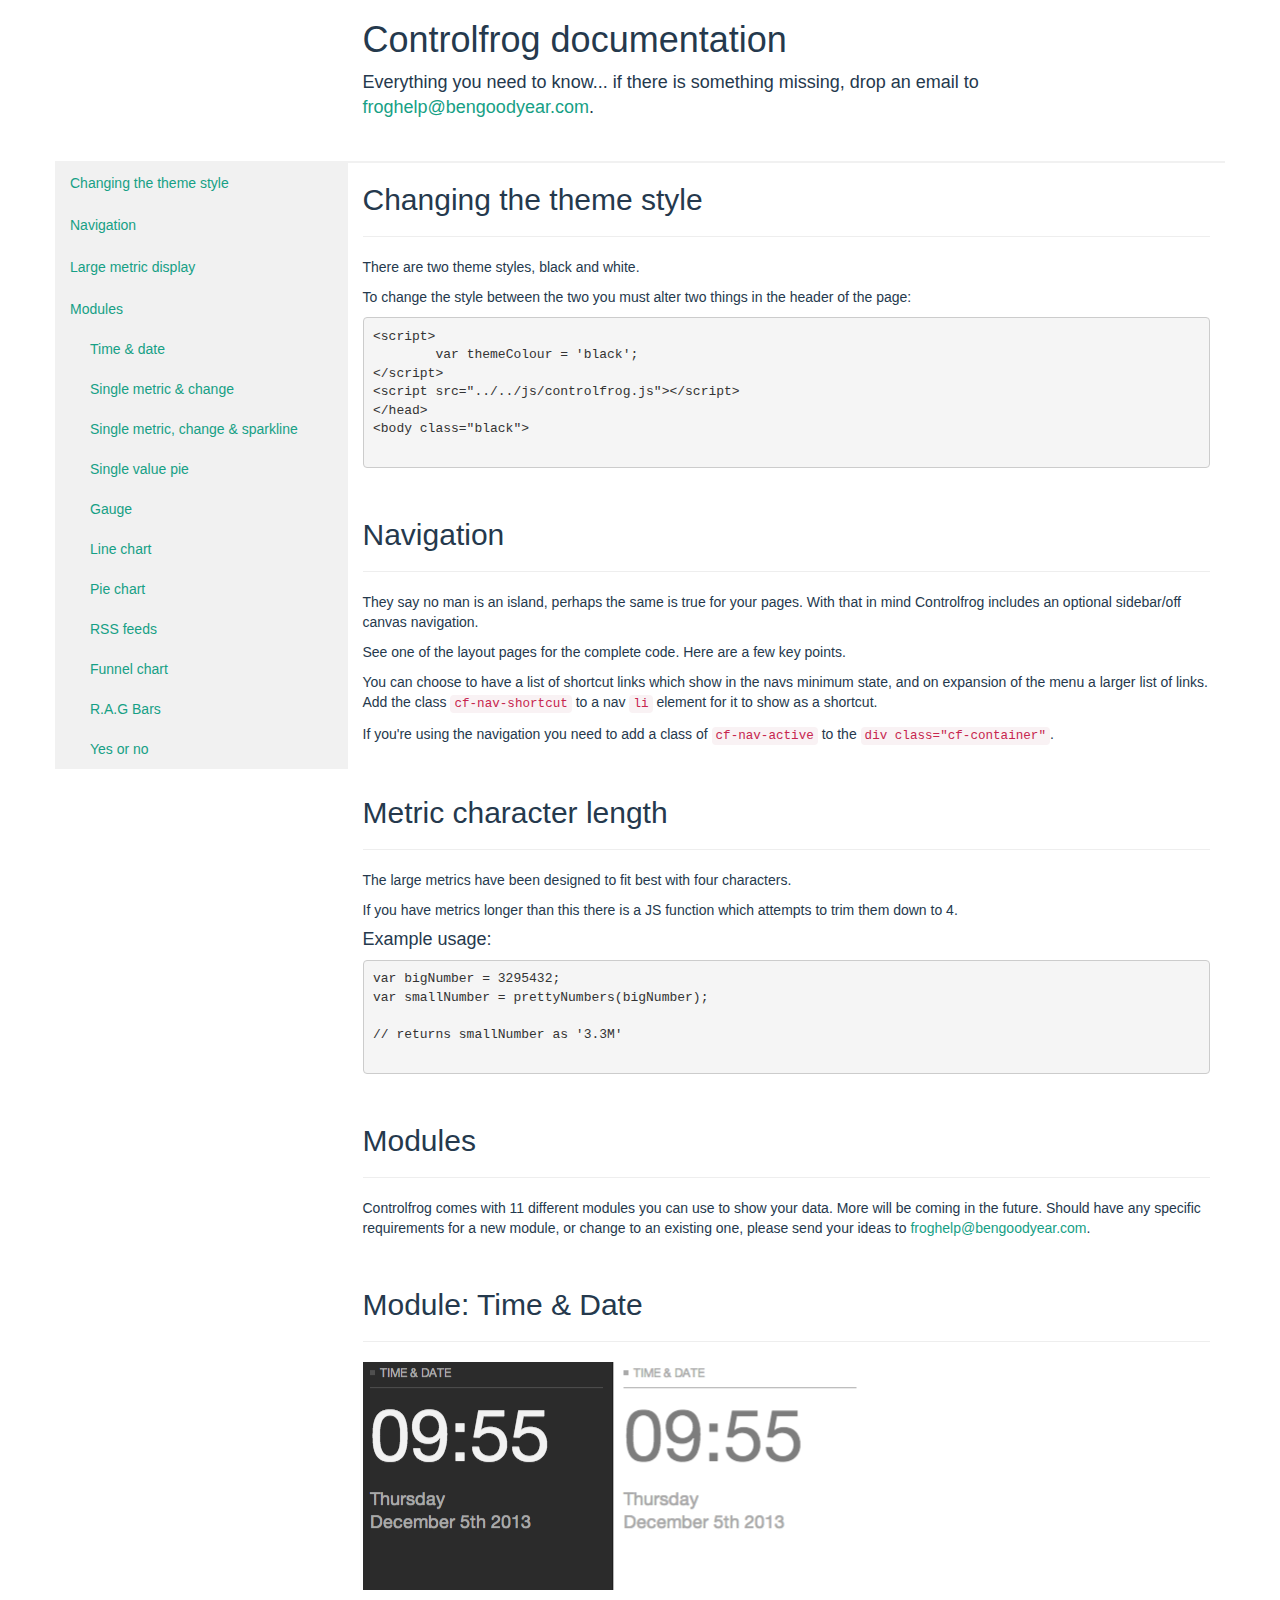
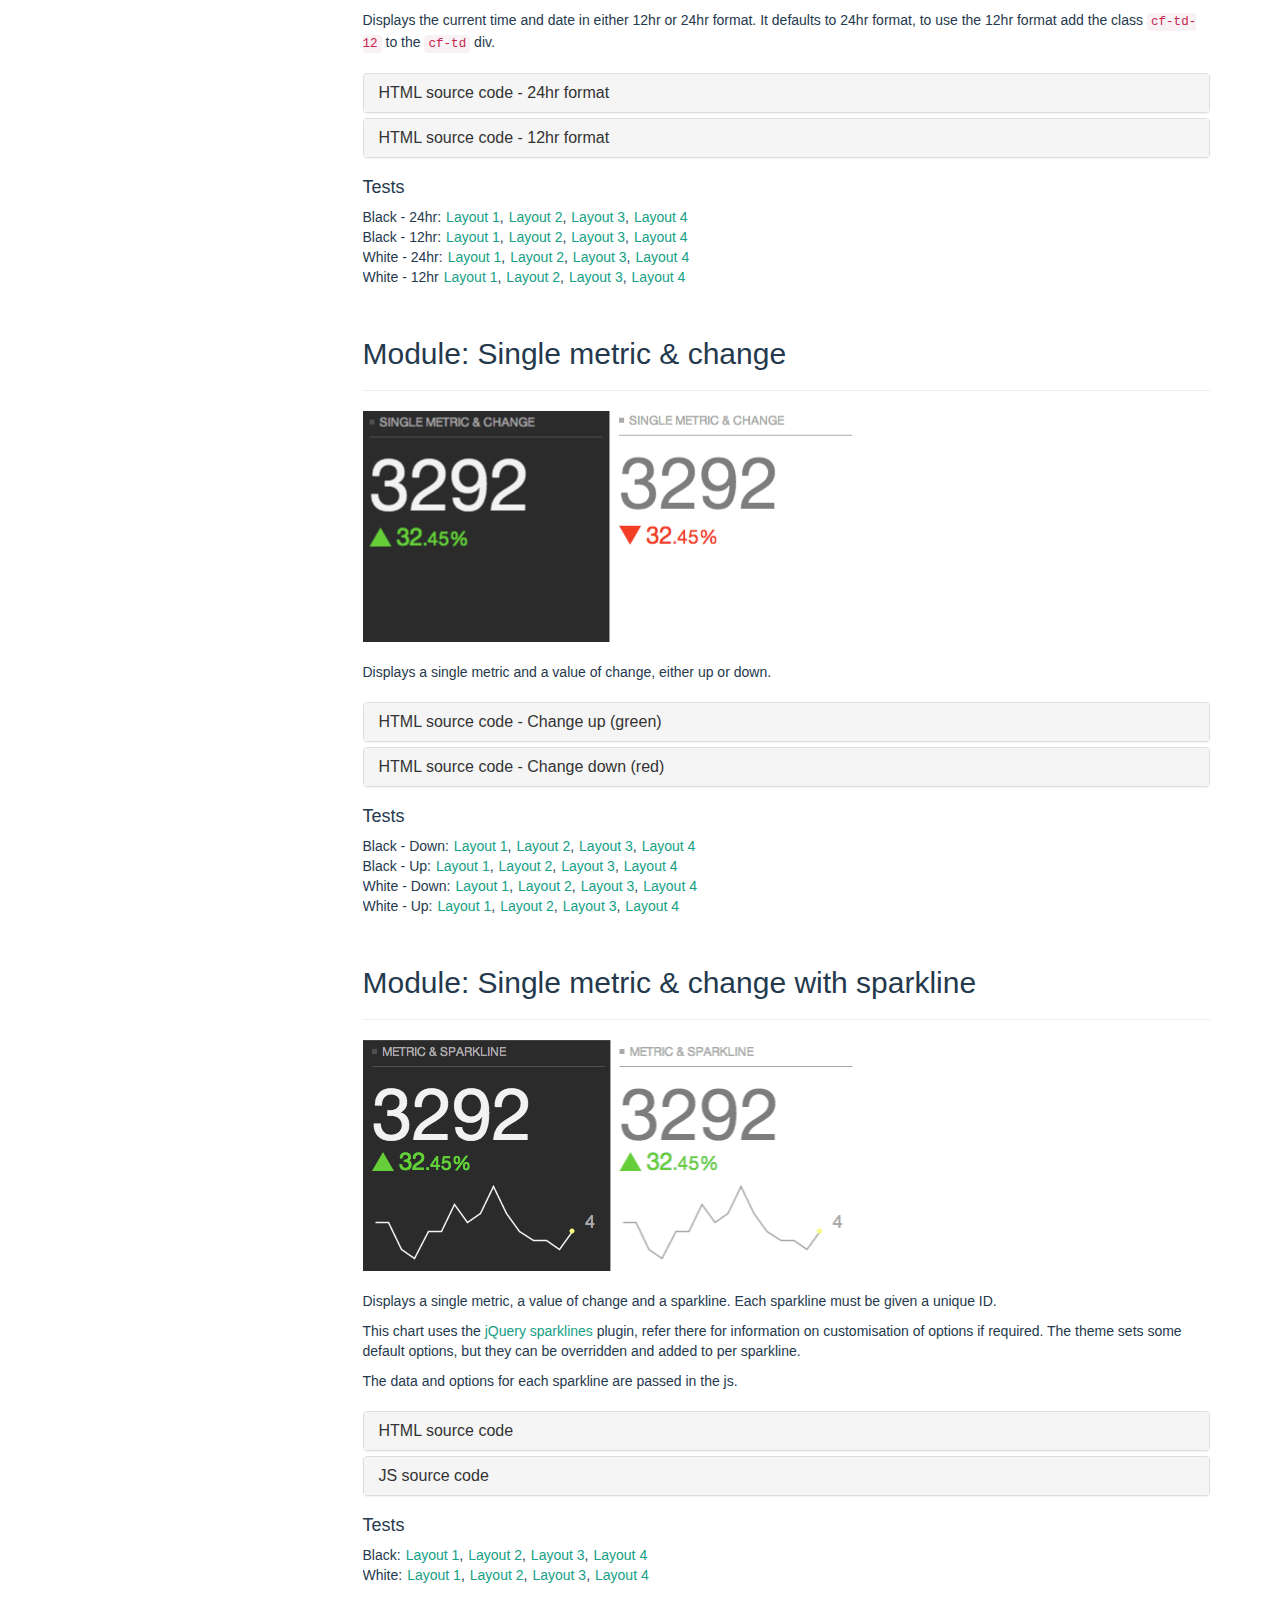
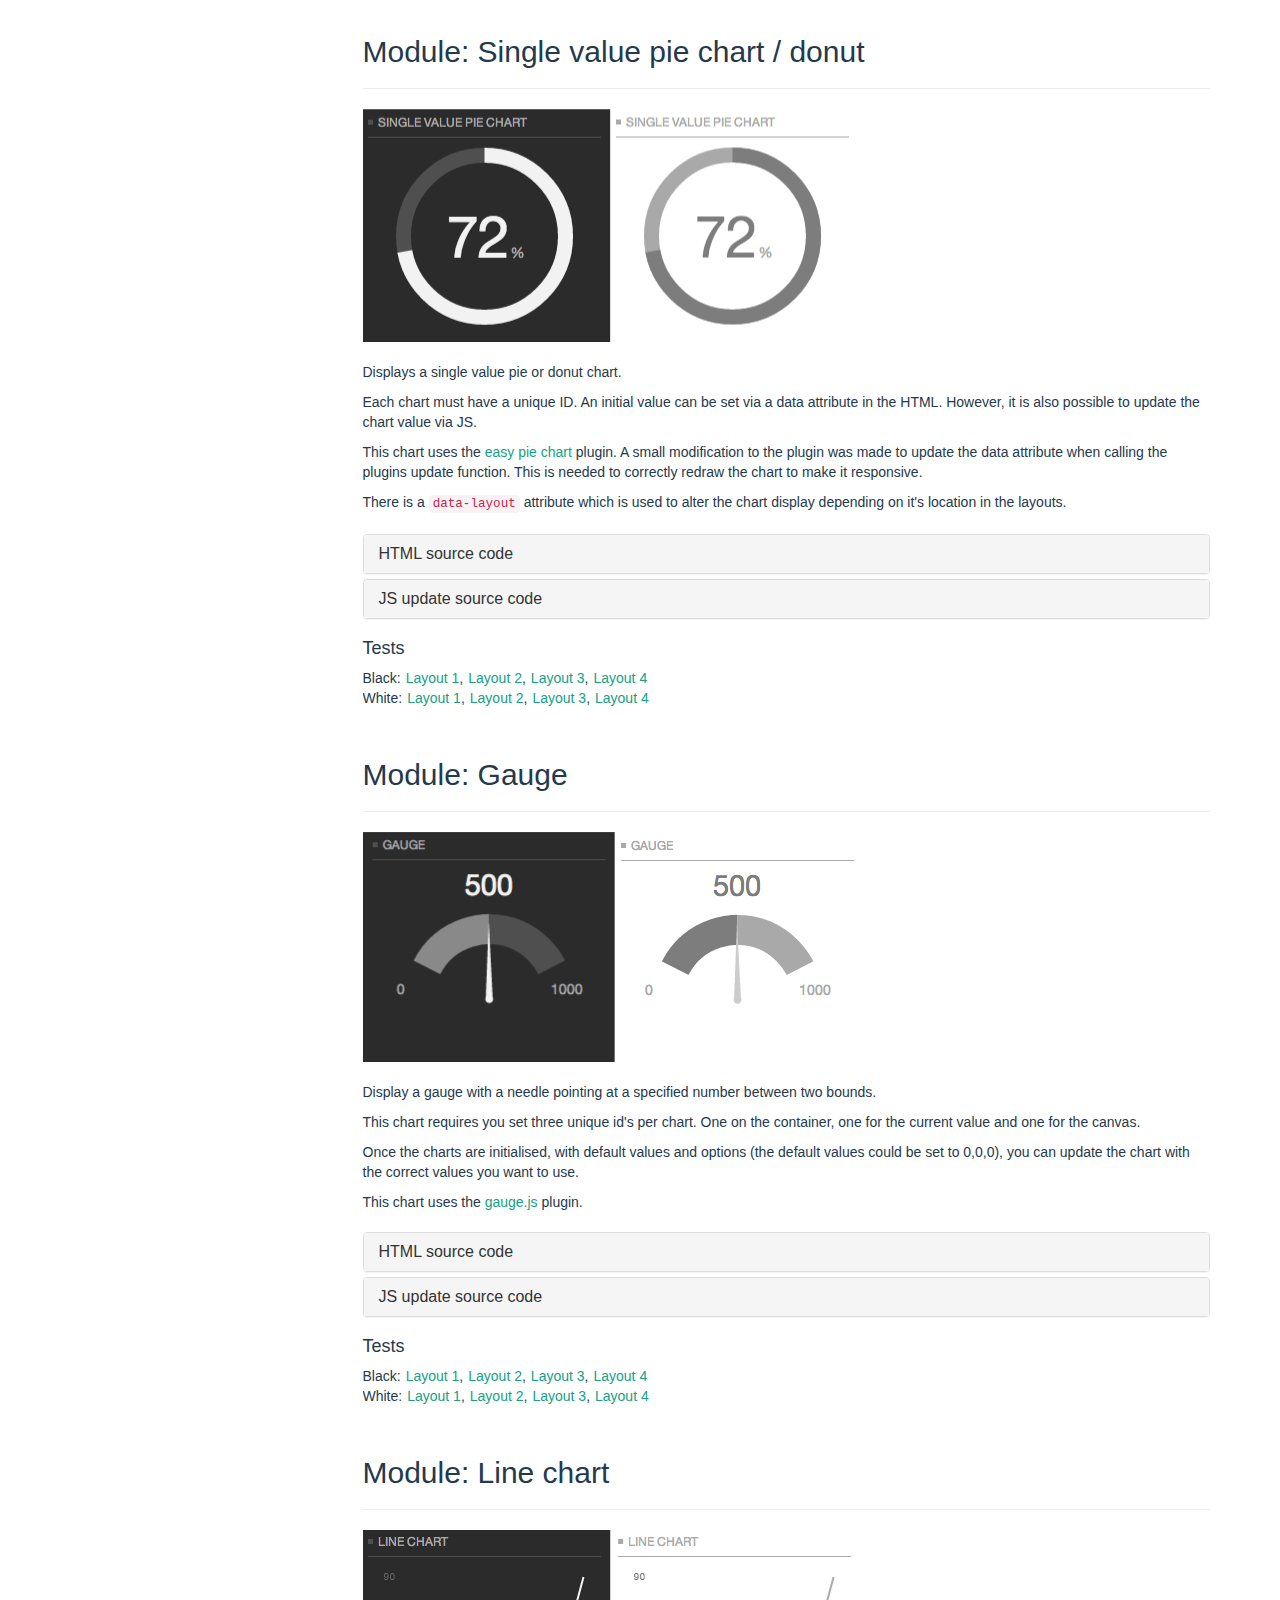
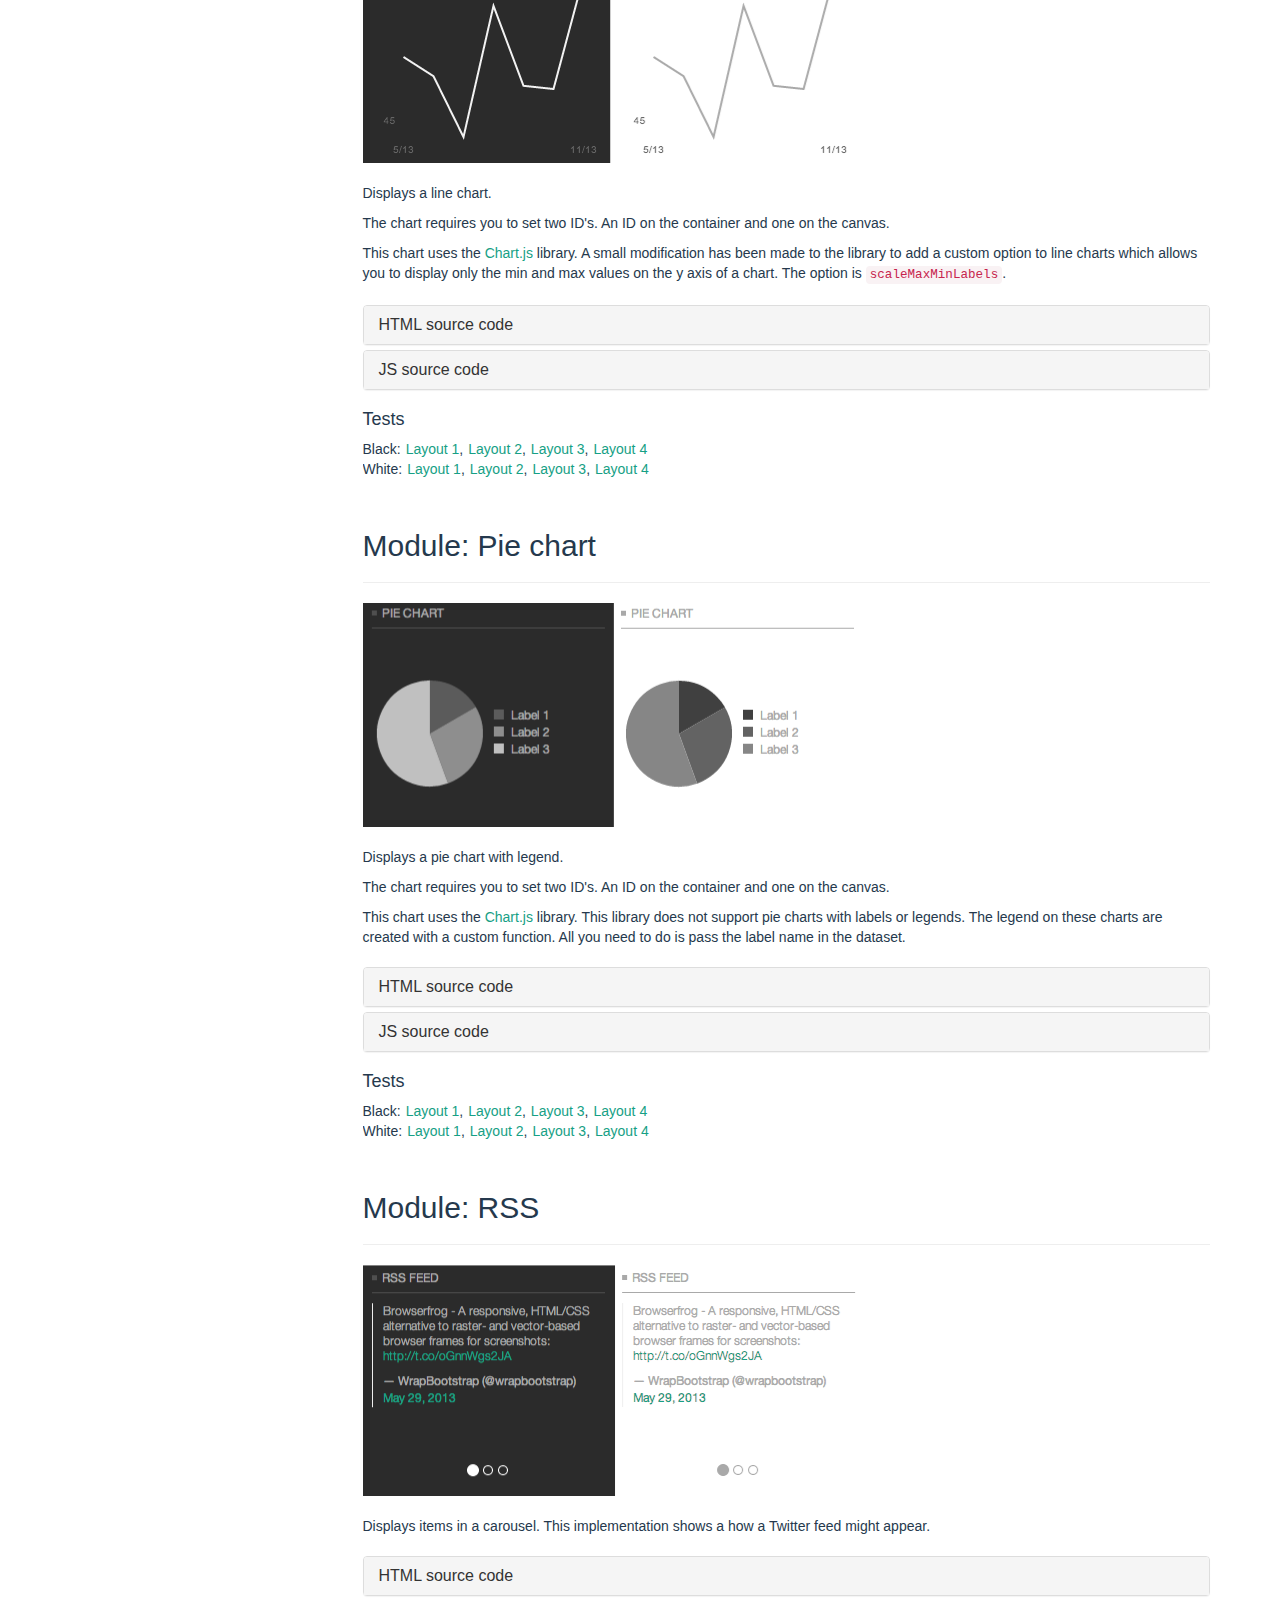
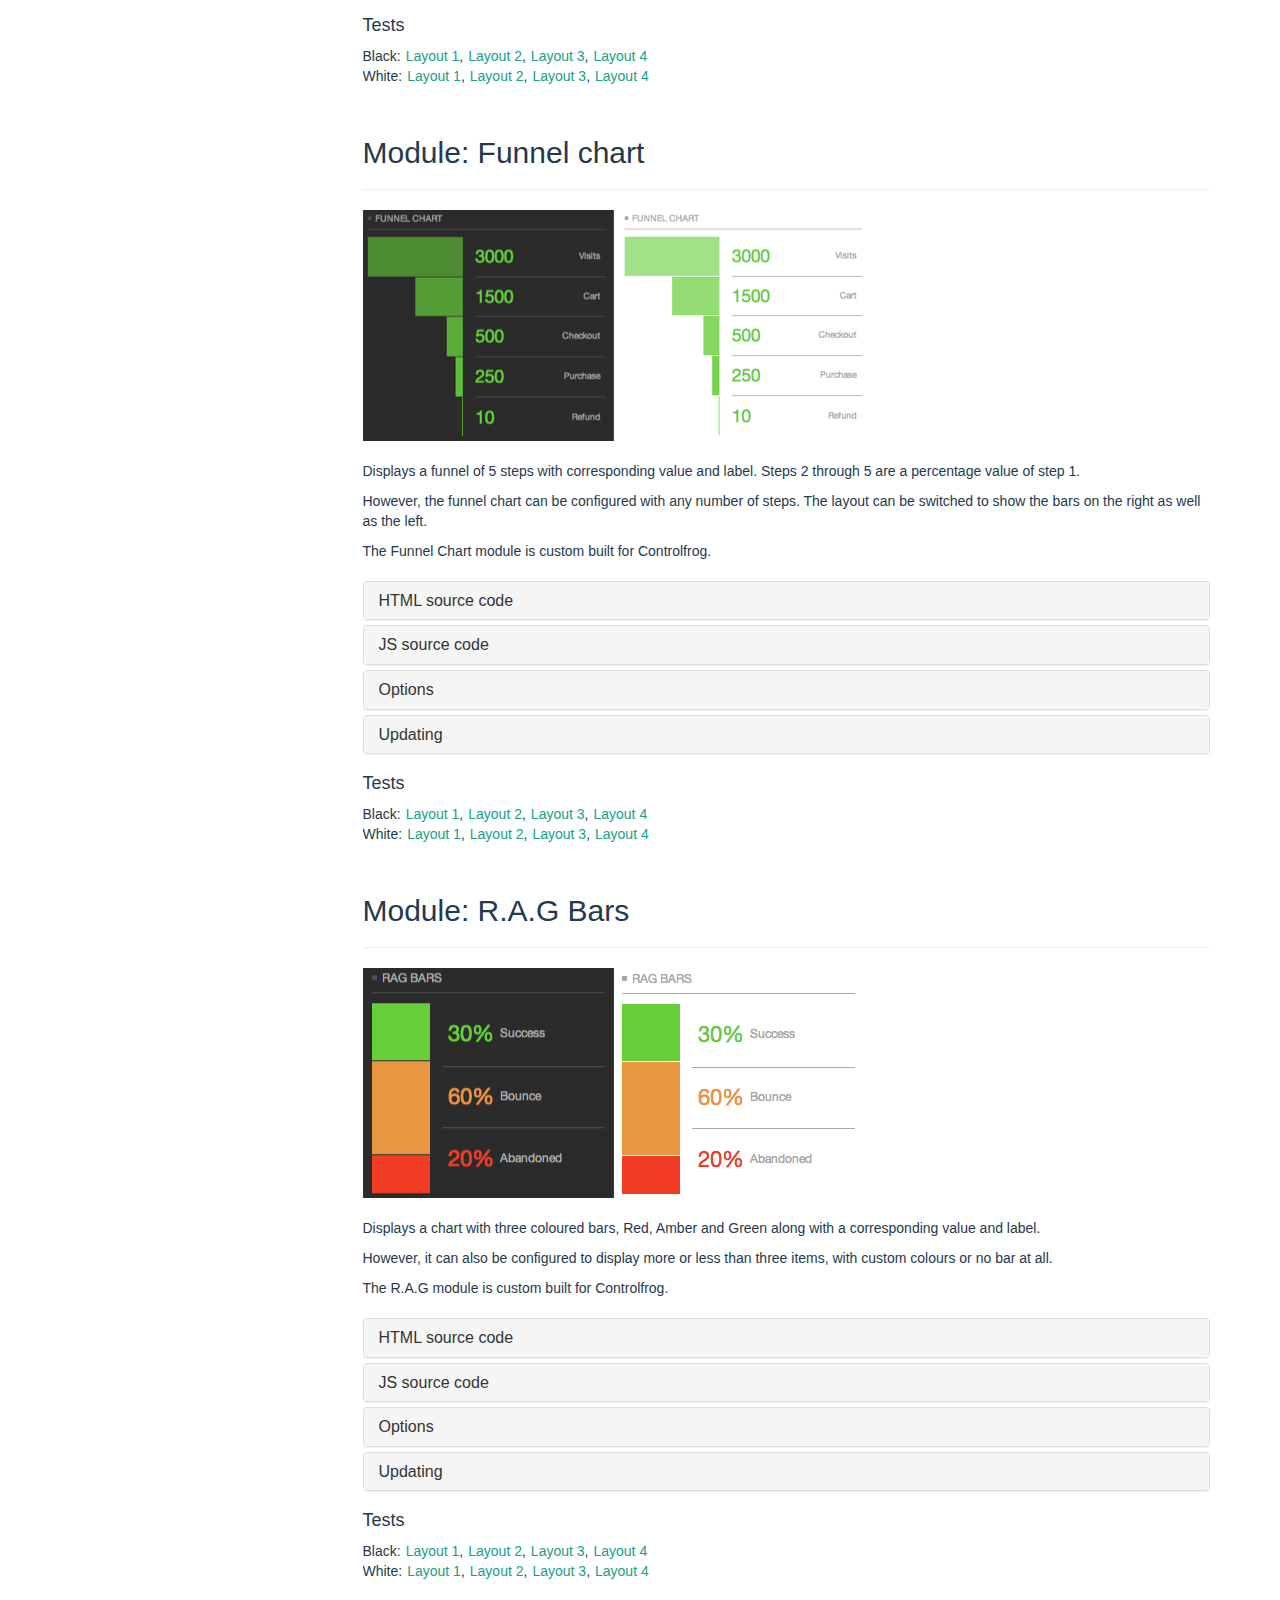
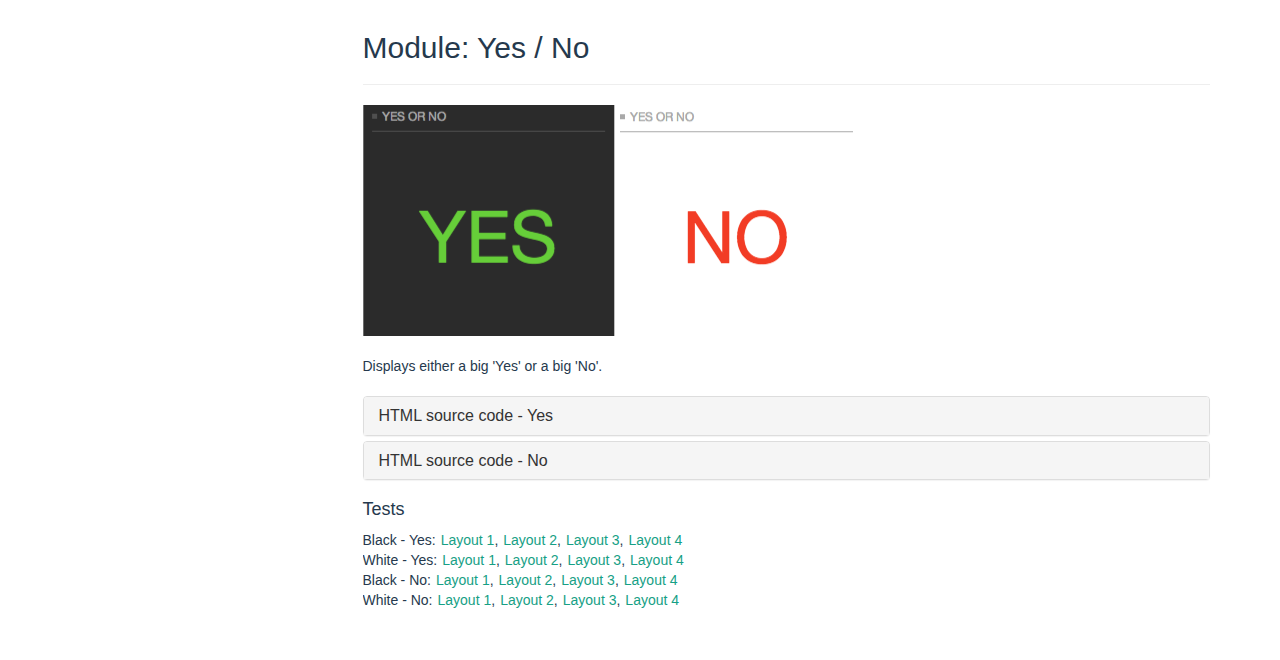
<file: documentation.html>
<!DOCTYPE html>
<html lang="en">
<head>
		<meta http-equiv="X-UA-Compatible" content="IE=edge">
    <meta charset="utf-8">
    <title>Controlfrog - Meaningful Metrics</title>
    <meta name="viewport" content="width=device-width, initial-scale=1.0">

    <link href="css/bootstrap.css" rel="stylesheet">
    <link href="css/controlfrog.css" rel="stylesheet" media="screen">   
	<link href="favicon.ico" rel="shortcut icon" type="image/x-icon" />
	
	<script src="//code.jquery.com/jquery-1.9.1.min.js"></script>    
	<script src="js/moment.js"></script>	
	<script src="js/easypiechart.js"></script>	
	<script src="js/gauge.js"></script>			
	<script src="js/chart.js"></script>	
	<script src="js/jquery.sparklines.js"></script>		
    <script src="js/bootstrap.js"></script>
    <script src="js/controlfrog-plugins.js"></script>

    <!--[if lt IE 9]>
		<script src="js/respond.min.js"></script>
		<script src="js/excanvas.min.js"></script>
	<![endif]-->
    
    <script>
		var themeColour = 'black';
	</script>
    <script src="js/controlfrog.js"></script>
</head>
<body>

	<div class="container docs">
		<div class="row docs-header">
			<div class="col-sm-9 col-sm-offset-3">
				<h1>Controlfrog documentation</h1>
				<p>Everything you need to know... if there is something missing, drop an email to <a href="mailto:froghelp@bengoodyear.com">froghelp@bengoodyear.com</a>.</p>
			</div>
		</div>
	
		<div class="row">

			<div class="col-sm-3 sidebar-nav">
				<ul class="nav nav-stacked">
					<li><a href="#styles">Changing the theme style</a></li>																	
					<li><a href="#navigation">Navigation</a></li>																						
					<li><a href="#nolength">Large metric display</a></li>																						
					<li>
						<a href="#cfmodules">Modules</a>
						<ul class="nav">
							<li><a href="#cfmodule-timedate">Time &amp; date</a></li>
							<li><a href="#cfmodule-singlemetricchange">Single metric &amp; change</a></li>
							<li><a href="#cfmodule-svmc-sparkline">Single metric, change &amp; sparkline</a></li>												
							<li><a href="#cfmodule-singlevaluepie">Single value pie</a></li>
							<li><a href="#cfmodule-gauge">Gauge</a></li>
							<li><a href="#cfmodule-line">Line chart</a></li>												
							<li><a href="#cfmodule-pie">Pie chart</a></li>
							<li><a href="#cfmodule-rss">RSS feeds</a></li>
							<li><a href="#cfmodule-funnel">Funnel chart</a></li>												
							<li><a href="#cfmodule-rag">R.A.G Bars</a></li>
							<li><a href="#cfmodule-yn">Yes or no</a></li>		
						</ul>
					</li>
				</ul>
			</div>
	
			<div class="col-sm-9">
				<section id="styles">
					<h2>Changing the theme style</h2>
					<hr />
					<p>There are two theme styles, black and white.</p>
					<p>To change the style between the two you must alter two things in the header of the page:</p>
					<pre>
&lt;script&gt;
	var themeColour = 'black';
&lt;/script&gt;
&lt;script src="../../js/controlfrog.js"&gt;&lt;/script&gt;
&lt;/head&gt;
&lt;body class="black"&gt;					
					</pre>
				</section>
				<section id="navigation">
					<h2>Navigation</h2>
					<hr />
					<p>They say no man is an island, perhaps the same is true for your pages. With that in mind Controlfrog includes an optional sidebar/off canvas navigation.</p>
					<p>See one of the layout pages for the complete code. Here are a few key points.</p>
					<p>You can choose to have a list of shortcut links which show in the navs minimum state, and on expansion of the menu a larger list of links. Add the class <code>cf-nav-shortcut</code> to a nav <code>li</code> element for it to show as a shortcut.</p>
					<p>If you're using the navigation you need to add a class of <code>cf-nav-active</code> to the <code>div class="cf-container"</code>.</p>
					
					
					
				</section>
				<section id="nolength">
					<h2>Metric character length</h2>
					<hr />
					<p>The large metrics have been designed to fit best with four characters.</p>
					<p>If you have metrics longer than this there is a JS function which attempts to trim them down to 4.</p>
					<h4>Example usage:</h4>
					<pre>
var bigNumber = 3295432;
var smallNumber = prettyNumbers(bigNumber);				

// returns smallNumber as '3.3M'
					</pre>
				</section>
				<section id="cfmodule-timedate">
					<h2>Modules</h2>
					<hr />
					<p>Controlfrog comes with 11 different modules you can use to show your data. More will be coming in the future. Should have any specific requirements for a new module, or change to an existing one, please send your ideas to <a href="mailto:froghelp@bengoodyear.com">froghelp@bengoodyear.com</a>.</p>
				</section>
				<section id="cfmodule-timedate">
					<h2>Module: Time &amp; Date</h2>
					<hr />
					<img src="img/module-screenshots/cf-timedate-24.png" alt="Module: Time and date 24hr" class="img-responsive" />
					<!--<img src="img/module-screenshots/cf-timedate-12.png" alt="Module: Time and date 12hr" />-->

					<p>Displays the current time and date in either 12hr or 24hr format. It defaults to 24hr format, to use the 12hr format add the class <code>cf-td-12</code> to the <code>cf-td</code> div. </p>
					
					<div class="panel-group" id="cf-td">
					  <div class="panel panel-default">
						<div class="panel-heading">
						  <h5 class="panel-title">
							<a data-toggle="collapse" data-parent="#cf-td" href="#cf-td-1">
							  HTML source code - 24hr format
							</a>
						  </h5>
						</div>
						<div id="cf-td-1" class="panel-collapse collapse">
						  <div class="panel-body">
							<pre>
&lt;header&gt;
	&lt;p&gt;&lt;span&gt;&lt;/span&gt;Time &amp; date&lt;/p&gt;
&lt;/header&gt;
&lt;div class="content"&gt;
	&lt;div class="cf-td"&gt;
		&lt;div class="cf-td-time metric"&gt;12:00&lt;/div&gt;
		&lt;div class="cf-td-dd"&gt;
			&lt;p class="cf-td-day metric-small"&gt;Monday&lt;/p&gt;
			&lt;p class="cf-td-date metric-small"&gt;1st October, 2013&lt;/p&gt;
		&lt;/div&gt;
	&lt;/div&gt;
&lt;/div&gt;
							</pre>
						  </div>
						</div>
					  </div>
					 <div class="panel panel-default">
						<div class="panel-heading">
						  <h5 class="panel-title">
							<a data-toggle="collapse" data-parent="#cf-td" href="#cf-td-2">
							  HTML source code - 12hr format
							</a>
						  </h5>
						</div>
						<div id="cf-td-2" class="panel-collapse collapse">
						  <div class="panel-body">
							<pre>
&lt;header&gt;
	&lt;p&gt;&lt;span&gt;&lt;/span&gt;Time &amp; date&lt;/p&gt;
&lt;/header&gt;
&lt;div class="content"&gt;
	&lt;div class="cf-td cf-td-12"&gt;
		&lt;div class="cf-td-time metric"&gt;12:00&lt;/div&gt;
		&lt;div class="cf-td-dd"&gt;
			&lt;p class="cf-td-day metric-small"&gt;Monday&lt;/p&gt;
			&lt;p class="cf-td-date metric-small"&gt;1st October, 2013&lt;/p&gt;
		&lt;/div&gt;
	&lt;/div&gt;
&lt;/div&gt;
							</pre>
						  </div>
						</div>
					  </div>					  
					</div>
					
					<h4>Tests</h4>
					<ul>
						<li>Black - 24hr:</li>
						<li><a href="tests/cf-time-date/bl1.html">Layout 1</a>,</li>
						<li><a href="tests/cf-time-date/bl2.html">Layout 2</a>,</li>
						<li><a href="tests/cf-time-date/bl3.html">Layout 3</a>,</li>
						<li><a href="tests/cf-time-date/bl4.html">Layout 4</a></li>				
					</ul>								
					<ul>
						<li>Black - 12hr:</li>
						<li><a href="tests/cf-time-date-12/bl1.html">Layout 1</a>,</li>
						<li><a href="tests/cf-time-date-12/bl2.html">Layout 2</a>,</li>
						<li><a href="tests/cf-time-date-12/bl3.html">Layout 3</a>,</li>
						<li><a href="tests/cf-time-date-12/bl4.html">Layout 4</a></li>				
					</ul>								
					<ul>
						<li>White - 24hr:</li>
						<li><a href="tests/cf-time-date/wl1.html">Layout 1</a>,</li>
						<li><a href="tests/cf-time-date/wl2.html">Layout 2</a>,</li>
						<li><a href="tests/cf-time-date/wl3.html">Layout 3</a>,</li>
						<li><a href="tests/cf-time-date/wl4.html">Layout 4</a></li>				
					</ul>											
					<ul>
						<li>White - 12hr</li>
						<li><a href="tests/cf-time-date-12/wl1.html">Layout 1</a>,</li>
						<li><a href="tests/cf-time-date-12/wl2.html">Layout 2</a>,</li>
						<li><a href="tests/cf-time-date-12/wl3.html">Layout 3</a>,</li>
						<li><a href="tests/cf-time-date-12/wl4.html">Layout 4</a></li>				
					</ul>											
				</section>			
				<section id="cfmodule-singlemetricchange">
					<h2>Module: Single metric &amp; change</h2>
					<hr />
					<img src="img/module-screenshots/cf-svmc.png" alt="Module: Single value metric and change" class="img-responsive" />

					<p>Displays a single metric and a value of change, either up or down.</p>
					
					<div class="panel-group" id="cf-svmc">
					  <div class="panel panel-default">
						<div class="panel-heading">
						  <h5 class="panel-title">
							<a data-toggle="collapse" data-parent="#cf-svmc" href="#cf-svmc-1">
							  HTML source code - Change up (green)
							</a>
						  </h5>
						</div>
						<div id="cf-svmc-1" class="panel-collapse collapse">
						  <div class="panel-body">
							<pre>
&lt;header&gt;
	&lt;p&gt;&lt;span&gt;&lt;/span&gt;Single metric &amp; change&lt;/p&gt;
&lt;/header&gt;
&lt;div class="content"&gt;
	&lt;div class="cf-svmc"&gt;
		&lt;div class="metric"&gt;3292&lt;/div&gt;
		&lt;div class="change m-green metric-small"&gt;
			&lt;div class="arrow-up"&gt;&lt;/div&gt;
			&lt;span class="large"&gt;32&lt;span class="small"&gt;.45%&lt;/span&gt;&lt;/span&gt;
		&lt;/div&gt;
	&lt;/div&gt;
&lt;/div&gt;
							</pre>
						  </div>
						</div>
					  </div>
					  <div class="panel panel-default">
						<div class="panel-heading">
						  <h5 class="panel-title">
							<a data-toggle="collapse" data-parent="#cf-svmc" href="#cf-svmc-2">
							  HTML source code - Change down (red)
							</a>
						  </h5>
						</div>
						<div id="cf-svmc-2" class="panel-collapse collapse">
						  <div class="panel-body">
							<pre>
&lt;header&gt;
	&lt;p&gt;&lt;span&gt;&lt;/span&gt;Single metric &amp; change&lt;/p&gt;
&lt;/header&gt;
&lt;div class="content"&gt;
	&lt;div class="cf-svmc"&gt;
		&lt;div class="metric"&gt;3292&lt;/div&gt;
		&lt;div class="change m-red metric-small"&gt;
			&lt;div class="arrow-down"&gt;&lt;/div&gt;
			&lt;span class="large"&gt;32&lt;span class="small"&gt;.45%&lt;/span&gt;&lt;/span&gt;
		&lt;/div&gt;
	&lt;/div&gt;
&lt;/div&gt;
							</pre>
						  </div>
						</div>
					  </div>
					  
					</div>

					<h4>Tests</h4>					
					<ul>
						<li>Black - Down:</li>
						<li><a href="tests/cf-svmc-down/bl1.html">Layout 1</a>,</li>
						<li><a href="tests/cf-svmc-down/bl2.html">Layout 2</a>,</li>
						<li><a href="tests/cf-svmc-down/bl3.html">Layout 3</a>,</li>
						<li><a href="tests/cf-svmc-down/bl4.html">Layout 4</a></li>				
					</ul>								
					<ul>
						<li>Black - Up:</li>
						<li><a href="tests/cf-svmc-up/bl1.html">Layout 1</a>,</li>
						<li><a href="tests/cf-svmc-up/bl2.html">Layout 2</a>,</li>
						<li><a href="tests/cf-svmc-up/bl3.html">Layout 3</a>,</li>
						<li><a href="tests/cf-svmc-up/bl4.html">Layout 4</a></li>				
					</ul>								
					<ul>
						<li>White - Down:</li>
						<li><a href="tests/cf-svmc-down/wl1.html">Layout 1</a>,</li>
						<li><a href="tests/cf-svmc-down/wl2.html">Layout 2</a>,</li>
						<li><a href="tests/cf-svmc-down/wl3.html">Layout 3</a>,</li>
						<li><a href="tests/cf-svmc-down/wl4.html">Layout 4</a></li>				
					</ul>											
					<ul>
						<li>White - Up:</li>
						<li><a href="tests/cf-svmc-up/wl1.html">Layout 1</a>,</li>
						<li><a href="tests/cf-svmc-up/wl2.html">Layout 2</a>,</li>
						<li><a href="tests/cf-svmc-up/wl3.html">Layout 3</a>,</li>
						<li><a href="tests/cf-svmc-up/wl4.html">Layout 4</a></li>				
					</ul>											
				</section>
				<section id="cfmodule-svmc-sparkline">
					<h2>Module: Single metric &amp; change with sparkline</h2>
					<hr />
					<img src="img/module-screenshots/cf-svmc-sparkline.png" alt="Module: Single value metric, change and sparkline" class="img-responsive" />

					<p>Displays a single metric, a value of change and a sparkline. Each sparkline must be given a unique ID.</p>
					<p>This chart uses the <a href="http://omnipotent.net/jquery.sparkline/#s-about">jQuery sparklines</a> plugin, refer there for information on customisation of options if required. The theme sets some default options, but they can be overridden and added to per sparkline.</p>
					<p>The data and options for each sparkline are passed in the js.</p>
					
					<div class="panel-group" id="cf-svmc-spark">
						<div class="panel panel-default">
						<div class="panel-heading">
						  <h5 class="panel-title">
							<a data-toggle="collapse" data-parent="#cf-svmc-spark" href="#cf-svmc-spark-1">
							  HTML source code
							</a>
						  </h5>
						</div>
						<div id="cf-svmc-spark-1" class="panel-collapse collapse">
						  <div class="panel-body">
							<pre>
&lt;header&gt;
	&lt;p&gt;&lt;span&gt;&lt;/span&gt;Metric &amp; Sparkline&lt;/p&gt;
&lt;/header&gt;
&lt;div class="content"&gt;
	&lt;div class="cf-svmc-sparkline"&gt;
		&lt;div class="cf-svmc"&gt;
			&lt;div class="metric"&gt;3292&lt;/div&gt;
			&lt;div class="change m-green metric-small"&gt;
				&lt;div class="arrow-up"&gt;&lt;/div&gt;
				&lt;span class="large"&gt;32&lt;span class="small"&gt;.45%&lt;/span&gt;&lt;/span&gt;
			&lt;/div&gt;
		&lt;/div&gt;
		&lt;div class="cf-sparkline clearfix"&gt;
			&lt;div id="spark-1" class="sparkline"&gt;&lt;/div&gt;
			&lt;div class="sparkline-value"&gt;
				&lt;div class="metric-small"&gt;0&lt;/div&gt;
			&lt;/div&gt;
		&lt;/div&gt;
	&lt;/div&gt;
&lt;/div&gt;
							</pre>
						  </div>
						</div>
					  </div>
						<div class="panel panel-default">
						<div class="panel-heading">
						  <h5 class="panel-title">
							<a data-toggle="collapse" data-parent="#cf-svmc-spark" href="#cf-svmc-spark-2">
							  JS source code
							</a>
						  </h5>
						</div>
						<div id="cf-svmc-spark-2" class="panel-collapse collapse">
						  <div class="panel-body">
							<pre>
// Initialise sparklines
/*
*	Copy the each() function for each sparkline you have
* 	e.g. $('#spark-1').each(function(){.....}
*/
$('.sparkline').each(function(){
	
	/*
	// Set custom options and merge with default
	customSparkOptions = {};
	customSparkOptions.minSpotColor = true;
	var sparkOptions = cf_defaultSparkOpts;
	var sparkOptions = $.extend({}, cf_defaultSparkOpts, customSparkOptions);
	*/
	
	// No custom options
	var sparkOptions = cf_defaultSparkOpts;
		
	data = 	[5,5,2,1,4,4,7,5,6,9,6,4,3,3,2,4];
	createSparkline($(this), data, sparkOptions);
});	
							</pre>
						  </div>
						</div>
					  </div>
					</div>

					<h4>Tests</h4>					
					<ul>
						<li>Black:</li>
						<li><a href="tests/cf-svmc-sparkline/bl1.html">Layout 1</a>,</li>
						<li><a href="tests/cf-svmc-sparkline/bl2.html">Layout 2</a>,</li>
						<li><a href="tests/cf-svmc-sparkline/bl3.html">Layout 3</a>,</li>
						<li><a href="tests/cf-svmc-sparkline/bl4.html">Layout 4</a></li>				
					</ul>								
					<ul>
						<li>White:</li>
						<li><a href="tests/cf-svmc-sparkline/wl1.html">Layout 1</a>,</li>
						<li><a href="tests/cf-svmc-sparkline/wl2.html">Layout 2</a>,</li>
						<li><a href="tests/cf-svmc-sparkline/wl3.html">Layout 3</a>,</li>
						<li><a href="tests/cf-svmc-sparkline/wl4.html">Layout 4</a></li>				
					</ul>											
				</section>
				<section id="cfmodule-singlevaluepie">
					<h2>Module: Single value pie chart / donut</h2>
					<hr />
					<img src="img/module-screenshots/cf-svp.png" alt="Module: Single value pie" class="img-responsive" />					

					<p>Displays a single value pie or donut chart.</p>
					
					<p>Each chart must have a unique ID. An initial value can be set via a data attribute in the HTML. However, it is also possible to update the chart value via JS.</p>
					
					<p>This chart uses the <a href="http://rendro.github.io/easy-pie-chart/">easy pie chart</a> plugin. A small modification to the plugin was made to update the data attribute when calling the plugins update function. This is needed to correctly redraw the chart to make it responsive.</p>
					
					<p>There is a <code>data-layout</code> attribute which is used to alter the chart display depending on it's location in the layouts.</p>
					
					<div class="panel-group" id="cf-svp">
						<div class="panel panel-default">
						<div class="panel-heading">
						  <h5 class="panel-title">
							<a data-toggle="collapse" data-parent="#cf-svp" href="#cf-svp-1">
							  HTML source code
							</a>
						  </h5>
						</div>
						<div id="cf-svp-1" class="panel-collapse collapse">
						  <div class="panel-body">
							<pre>
&lt;header&gt;
	&lt;p&gt;&lt;span&gt;&lt;/span&gt;Single value pie chart&lt;/p&gt;
&lt;/header&gt;
&lt;div class="content cf-svp clearfix" id="svp-1"&gt;
	&lt;div class="chart" data-percent="72" data-layout="l-6-i"&gt;&lt;/div&gt;
	&lt;div class="metrics"&gt;
		&lt;span class="metric"&gt;72&lt;/span&gt;
		&lt;span class="metric-small"&gt;%&lt;/span&gt;
	&lt;/div&gt;						
&lt;/div&gt;
							</pre>
						  </div>
						</div>
					  </div>
						<div class="panel panel-default">
						<div class="panel-heading">
						  <h5 class="panel-title">
							<a data-toggle="collapse" data-parent="#cf-svp" href="#cf-svp-2">
							  JS update source code
							</a>
						  </h5>
						</div>
						<div id="cf-svp-2" class="panel-collapse collapse">
						  <div class="panel-body">
							<pre>
// Update a single value pie chart
// -- Example of how to update a chart, can be used in other cases than from a button click, for example after you have the data you want for the chart
$('.svp-update').click( function(){
	var element = $(this).data('update');
	
	// Call EasyPieChart update function
	cf_rSVPs[element].chart.update(12);
	// Update the data-percent so it redraws on resize properly
	$('#svp-1 .chart').data('percent', 12);
	// Update the UI metric
	$('.metric', $('#'+element)).html('12');
});
							</pre>
						  </div>
						</div>
					  </div>
					</div>
					
					<h4>Tests</h4>					
					<ul>
						<li>Black:</li>
						<li><a href="tests/cf-svp/bl1.html">Layout 1</a>,</li>
						<li><a href="tests/cf-svp/bl2.html">Layout 2</a>,</li>
						<li><a href="tests/cf-svp/bl3.html">Layout 3</a>,</li>
						<li><a href="tests/cf-svp/bl4.html">Layout 4</a></li>				
					</ul>								
					<ul>
						<li>White:</li>
						<li><a href="tests/cf-svp/wl1.html">Layout 1</a>,</li>
						<li><a href="tests/cf-svp/wl2.html">Layout 2</a>,</li>
						<li><a href="tests/cf-svp/wl3.html">Layout 3</a>,</li>
						<li><a href="tests/cf-svp/wl4.html">Layout 4</a></li>				
					</ul>											
				</section>
				<section id="cfmodule-gauge">
					<h2>Module: Gauge</h2>
					<hr />
					<img src="img/module-screenshots/cf-gauge.png" alt="Module: Gauge" class="img-responsive" />										

					<p>Display a gauge with a needle pointing at a specified number between two bounds.</p>
					
					<p>This chart requires you set three unique id's per chart. One on the container, one for the current value and one for the canvas.</p>
					
					<p>Once the charts are initialised, with default values and options (the default values could be set to 0,0,0), you can update the chart with the correct values you want to use.</p>
					
					<p>This chart uses the <a href="http://bernii.github.io/gauge.js/">gauge.js</a> plugin.</p>
					
					<div class="panel-group" id="cf-gauge">
						<div class="panel panel-default">
						<div class="panel-heading">
						  <h5 class="panel-title">
							<a data-toggle="collapse" data-parent="#cf-svp" href="#cf-gauge-1">
							  HTML source code
							</a>
						  </h5>
						</div>
						<div id="cf-gauge-1" class="panel-collapse collapse">
						  <div class="panel-body">
							<pre>
&lt;header&gt;
	&lt;p&gt;&lt;span&gt;&lt;/span&gt;Gauge&lt;/p&gt;
&lt;/header&gt;
&lt;div class="content cf-gauge" id="cf-gauge-1"&gt;
	&lt;div class="val-current"&gt;
		&lt;div class="metric" id="cf-gauge-1-m"&gt;0&lt;/div&gt;
	&lt;/div&gt;
	&lt;div class="canvas"&gt;
		&lt;canvas id="cf-gauge-1-g"&gt;&lt;/canvas&gt;
	&lt;/div&gt;
	&lt;div class="val-min"&gt;
		&lt;div class="metric-small"&gt;0&lt;/div&gt;
	&lt;/div&gt;
	&lt;div class="val-max"&gt;
		&lt;div class="metric-small"&gt;0&lt;/div&gt;						
	&lt;/div&gt;
&lt;/div&gt;							
							</pre>
						  </div>
						</div>
					  </div>
						<div class="panel panel-default">
						<div class="panel-heading">
						  <h5 class="panel-title">
							<a data-toggle="collapse" data-parent="#cf-gauge" href="#cf-gauge-2">
							  JS update source code
							</a>
						  </h5>
						</div>
						<div id="cf-gauge-2" class="panel-collapse collapse">
						  <div class="panel-body">
							<pre>
/*
*	Set or update a Gauge
*	@param gauge 	string 		ID of gauge container
*	@param opts 	object		JSON object of options
*/
function gaugeUpdate(gauge, opts){
	if(opts.minVal){
		$('.val-min .metric-small', $('#'+gauge)).html(opts.minVal);		
		cf_rGs[gauge].minValue = opts.minVal;
	}
	if(opts.maxVal){
		cf_rGs[gauge].maxValue = opts.maxVal;
		$('.val-max .metric-small', $('#'+gauge)).html(opts.maxVal);
	}
	if(opts.newVal){
		cf_rGs[gauge].set(parseInt(opts.newVal));
	}
}
							</pre>
						  </div>
						</div>
					  </div>
					</div>

					<h4>Tests</h4>					
					<ul>
						<li>Black:</li>
						<li><a href="tests/cf-gauge/bl1.html">Layout 1</a>,</li>
						<li><a href="tests/cf-gauge/bl2.html">Layout 2</a>,</li>
						<li><a href="tests/cf-gauge/bl3.html">Layout 3</a>,</li>
						<li><a href="tests/cf-gauge/bl4.html">Layout 4</a></li>				
					</ul>								
					<ul>
						<li>White:</li>
						<li><a href="tests/cf-gauge/wl1.html">Layout 1</a>,</li>
						<li><a href="tests/cf-gauge/wl2.html">Layout 2</a>,</li>
						<li><a href="tests/cf-gauge/wl3.html">Layout 3</a>,</li>
						<li><a href="tests/cf-gauge/wl4.html">Layout 4</a></li>				
					</ul>											
				</section>
				<section id="cfmodule-line">
					<h2>Module: Line chart</h2>
					<hr />
					<img src="img/module-screenshots/cf-line.png" alt="Module: Line chart" class="img-responsive" />

					<p>Displays a line chart.</p>
					
					<p>The chart requires you to set two ID's. An ID on the container and one on the canvas.</p>

					<p>This chart uses the <a href="http://www.chartjs.org/">Chart.js</a> library. A small modification has been made to the library to add a custom option to line charts which allows you to display only the min and max values on the y axis of a chart. The option is <code>scaleMaxMinLabels</code>.</p>

					<div class="panel-group" id="cf-line">
						<div class="panel panel-default">
						<div class="panel-heading">
						  <h5 class="panel-title">
							<a data-toggle="collapse" data-parent="#cf-line" href="#cf-line-1">
							  HTML source code
							</a>
						  </h5>
						</div>
						<div id="cf-line-1" class="panel-collapse collapse">
						  <div class="panel-body">
							<pre>
&lt;header&gt;
	&lt;p&gt;&lt;span&gt;&lt;/span&gt;Line chart&lt;/p&gt;
&lt;/header&gt;
&lt;div class="content cf-line" id="cf-line-5"&gt;
	&lt;canvas id="cf-line-5-c" width="0" height="0"&gt;&lt;/canvas&gt;
&lt;/div&gt;
							</pre>
						  </div>
						</div>
					  </div>
						<div class="panel panel-default">
						<div class="panel-heading">
						  <h5 class="panel-title">
							<a data-toggle="collapse" data-parent="#cf-line" href="#cf-line-2">
							  JS source code
							</a>
						  </h5>
						</div>
						<div id="cf-line-2" class="panel-collapse collapse">
						  <div class="panel-body">
							<pre>

// Initialise chart
/*
*	Copy the each() function for each line chart you have
* 	e.g. $('#line-1').each(function(){.....}
*/	
$('.cf-line').each(function(){
	// Data for line chart
	var ldata = {
		labels : ["5/13","","","","","","11/13"],
		datasets : [
			{
				strokeColor : metric,
				data : [65,59,40,81,56,55,90]
			}
		]
	}

	var $container = $(this);
	var lId = $container.prop('id');
	
	// Store chart information
	cf_rLs[lId] = {};
	cf_rLs[lId].data = ldata;
	
	/*
	// Set options per chart
	customOptions = {};
	customOptions.scaleMaxMinLabels = false;
	cf_rLs[lId].options = customOptions;
	*/
	
	// Create chart
	createLineChart($container);
});
							</pre>
						  </div>
						</div>
					  </div>
					</div>

					<h4>Tests</h4>					

					<ul>
						<li>Black:</li>
						<li><a href="tests/cf-line/bl1.html">Layout 1</a>,</li>
						<li><a href="tests/cf-line/bl2.html">Layout 2</a>,</li>
						<li><a href="tests/cf-line/bl3.html">Layout 3</a>,</li>
						<li><a href="tests/cf-line/bl4.html">Layout 4</a></li>				
					</ul>								
					<ul>
						<li>White:</li>
						<li><a href="tests/cf-line/wl1.html">Layout 1</a>,</li>
						<li><a href="tests/cf-line/wl2.html">Layout 2</a>,</li>
						<li><a href="tests/cf-line/wl3.html">Layout 3</a>,</li>
						<li><a href="tests/cf-line/wl4.html">Layout 4</a></li>				
					</ul>											
				</section>
				<section id="cfmodule-pie">
					<h2>Module: Pie chart</h2>
					<hr />
					<img src="img/module-screenshots/cf-pie.png" alt="Module: Pie chart" class="img-responsive" />					
					
					<p>Displays a pie chart with legend.</p>
					
					<p>The chart requires you to set two ID's. An ID on the container and one on the canvas.</p>
					
					<p>This chart uses the <a href="http://www.chartjs.org/">Chart.js</a> library. This library does not support pie charts with labels or legends. The legend on these charts are created with a custom function. All you need to do is pass the label name in the dataset.</p>
					
					<div class="panel-group" id="cf-pie">
						<div class="panel panel-default">
						<div class="panel-heading">
						  <h5 class="panel-title">
							<a data-toggle="collapse" data-parent="#cf-pie" href="#cf-pie-1">
							  HTML source code
							</a>
						  </h5>
						</div>
						<div id="cf-pie-1" class="panel-collapse collapse">
						  <div class="panel-body">
							<pre>
&lt;header&gt;
	&lt;p&gt;&lt;span&gt;&lt;/span&gt;Pie chart&lt;/p&gt;
&lt;/header&gt;
&lt;div class="content cf-pie" id="cf-pie-1"&gt;
	&lt;canvas id="cf-pie-1-c" width="0" height="0"&gt;&lt;/canvas&gt;
&lt;/div&gt;	
							</pre>
						  </div>
						</div>
					  </div>
					  <div class="panel panel-default">
						<div class="panel-heading">
						  <h5 class="panel-title">
							<a data-toggle="collapse" data-parent="#cf-pie" href="#cf-pie-2">
							  JS source code
							</a>
						  </h5>
						</div>
						<div id="cf-pie-2" class="panel-collapse collapse">
						  <div class="panel-body">
							<pre>

// Initialise chart
/*
*	Copy the each() function for each line chart you have
* 	e.g. $('#pie-1').each(function(){.....}
*/
$('.cf-pie').each(function(){
	// Data for pie chart
	var pdata = [
		{
			value : 30,
			color : pieSegColors[3],
			label: 'Label 1'
		},
		{
			value : 50,
			color : pieSegColors[2],
			label: 'Label 2'			
		},
		{
			value: 100,
			color: pieSegColors[1],
			label: 'Label 3'			
		}
	]

	var $container = $(this);
	var pId = $container.prop('id');
	
	// Store chart information
	cf_rPs[pId] = {};
	cf_rPs[pId].data = pdata;
	
	/*
	// Set options per chart		
	customOptions = {};
	customOptions.animation = false;
	cf_rPs[pId].options = customOptions;
	*/
	
	// Create chart
	createPieChart($container);
});
							</pre>
						  </div>
						</div>
					  </div>
					</div>
					
					<h4>Tests</h4>					
					<ul>
						<li>Black:</li>
						<li><a href="tests/cf-pie/bl1.html">Layout 1</a>,</li>
						<li><a href="tests/cf-pie/bl2.html">Layout 2</a>,</li>
						<li><a href="tests/cf-pie/bl3.html">Layout 3</a>,</li>
						<li><a href="tests/cf-pie/bl4.html">Layout 4</a></li>				
					</ul>								
					<ul>
						<li>White:</li>
						<li><a href="tests/cf-pie/wl1.html">Layout 1</a>,</li>
						<li><a href="tests/cf-pie/wl2.html">Layout 2</a>,</li>
						<li><a href="tests/cf-pie/wl3.html">Layout 3</a>,</li>
						<li><a href="tests/cf-pie/wl4.html">Layout 4</a></li>				
					</ul>											
				</section>
				<section id="cfmodule-rss">
					<h2>Module: RSS</h2>
					<hr />
					<img src="img/module-screenshots/cf-rss.png" alt="Module: RSS feed" class="img-responsive" />										
					
					<p>Displays items in a carousel. This implementation shows a how a Twitter feed might appear.</p>
					
					<div class="panel-group" id="cf-rss">
						<div class="panel panel-default">
						<div class="panel-heading">
						  <h5 class="panel-title">
							<a data-toggle="collapse" data-parent="#cf-rss" href="#cf-rss-1">
							  HTML source code
							</a>
						  </h5>
						</div>
						<div id="cf-rss-1" class="panel-collapse collapse">
						  <div class="panel-body">
							<pre>
&lt;div id="cf-rss-1" class="carousel slide" data-ride="carousel"&gt;
		&lt;div class="carousel-inner"&gt;
			&lt;div class="item active"&gt;
				&lt;-- item content --&gt;
			&lt;/div&gt;
			&lt;div class="item"&gt;
				&lt;-- item content --&gt;
			&lt;/div&gt;
			&lt;div class="item"&gt;
				&lt;-- item content --&gt;
			&lt;/div&gt;
		&lt;/div&gt;
		&lt;ol class="carousel-indicators"&gt;
			&lt;li data-target="#cf-rss-1" data-slide-to="0" class="active"&gt;&lt;/li&gt;
			&lt;li data-target="#cf-rss-1" data-slide-to="1"&gt;&lt;/li&gt;
			&lt;li data-target="#cf-rss-1" data-slide-to="2"&gt;&lt;/li&gt;
		&lt;/ol&gt;
	&lt;/div&gt;
&lt;/div&gt;
							</pre>
						  </div>
						</div>
					  </div>
					</div>
					
					<h4>Tests</h4>					
					<ul>
						<li>Black:</li>
						<li><a href="tests/cf-rss/bl1.html">Layout 1</a>,</li>
						<li><a href="tests/cf-rss/bl2.html">Layout 2</a>,</li>
						<li><a href="tests/cf-rss/bl3.html">Layout 3</a>,</li>
						<li><a href="tests/cf-rss/bl4.html">Layout 4</a></li>				
					</ul>								
					<ul>
						<li>White:</li>
						<li><a href="tests/cf-rss/wl1.html">Layout 1</a>,</li>
						<li><a href="tests/cf-rss/wl2.html">Layout 2</a>,</li>
						<li><a href="tests/cf-rss/wl3.html">Layout 3</a>,</li>
						<li><a href="tests/cf-rss/wl4.html">Layout 4</a></li>				
					</ul>											
				</section>	
				<section id="cfmodule-funnel">
					<h2>Module: Funnel chart</h2>
					<hr />
					<img src="img/module-screenshots/cf-funnel.png" alt="Module: Funnel chart" class="img-responsive" />															

					<p>Displays a funnel of 5 steps with corresponding value and label. Steps 2 through 5 are a percentage value of step 1.</p>
					
					<p>However, the funnel chart can be configured with any number of steps. The layout can be switched to show the bars on the right as well as the left.</p>
					
					
					<p>The Funnel Chart module is custom built for Controlfrog.</p>					
					
					
					<div class="panel-group" id="cf-funnel">
						<div class="panel panel-default">
							<div class="panel-heading">
								<h5 class="panel-title">
									<a data-toggle="collapse" data-parent="#cf-funnel" href="#cf-funnel-1">
										HTML source code
									</a>
								</h5>
							</div>
							<div id="cf-funnel-1" class="panel-collapse collapse">
								<div class="panel-body">
									<pre>
&lt;header&gt;
	&lt;p&gt;&lt;span&gt;&lt;/span&gt;Funnel Chart&lt;/p&gt;
&lt;/header&gt;
&lt;div class="content"&gt;
	&lt;div id="cf-funnel-1" class="cf-funnel"&gt;&lt;/div&gt;
&lt;/div&gt;
									</pre>
								</div>
							</div>
						</div>					  
						<div class="panel panel-default">
							<div class="panel-heading">
								<h5 class="panel-title">
									<a data-toggle="collapse" data-parent="#cf-funnel" href="#cf-funnel-2">
										JS source code
									</a>
								</h5>
							</div>
							<div id="cf-funnel-2" class="panel-collapse collapse">
								<div class="panel-body">
									<pre>
/*
*	Copy the each() function for each Funnel chart you have
* 	e.g. $('#cf-funnel-1').each(function(){.....}
*/								

$('.cf-funnel').each(function(){

	// Dummy data for Funnel chart
	funData = [3000,1500,500,250,10];
	funLabels = ['Visits','Cart','Checkout','Purchase','Refund'];
	funOptions = {barOpacity:true, layout:'right'};
	
	cf_rFunnels[$(this).prop('id')] = new FunnelChart($(this).prop('id'), funData, funLabels, funOptions);
});
									</pre>
								</div>
							</div>
						</div>					  
						<div class="panel panel-default">
							<div class="panel-heading">
								<h5 class="panel-title">
									<a data-toggle="collapse" data-parent="#cf-funnel" href="#cf-funnel-3">
										Options
									</a>
								</h5>
							</div>
							<div id="cf-funnel-3" class="panel-collapse collapse">
								<div class="panel-body">
									<dl>
										<dt>layout</dt>
										<dd>String e.g. <em>right</em>. Default layout is funnel on the left.</dd>
										<dt>barOpacity</dt>
										<dd>Boolean <em>true</em> or <em>false</em><br> Pass the option as true if you want the bar background color to decrease in opacity from step 1.</dd>
										<dt>metricOpacity</dt>
										<dd>Boolean <em>true</em> or <em>false</em><br> Pass the option as true if you want the metric color to decrease in opacity from step 1.</dd>
										<dt>customColors</dt>
										<dd>
											Array of hex codes e.g. <em>['#1ccc22','#f13d19','#f25e02','#1182f0']</em>
											<br>
											You can pass a single colour which is used for all bars, or one per bar.
										</dd>
									</dl>
								</div>
							</div>
						</div>				
						<div class="panel panel-default">
							<div class="panel-heading">
								<h5 class="panel-title">
									<a data-toggle="collapse" data-parent="#cf-funnel" href="#cf-funnel-4">
										Updating
									</a>
								</h5>
							</div>
							<div id="cf-funnel-4" class="panel-collapse collapse">
								<div class="panel-body">
									<p>Funnel charts can easily be updated after creation.</p>
									<p>An array of updated values is passed to the funnel chart instance:</p>
<pre>
newData = [null,1200,490,200,0];
cf_rFunnels['cf-funnel-1'].update(newData);
</pre>
									<p>If a value has not changed, pass <code>null</code>.</p>
								</div>
							</div>
						</div>					  							  
					</div>
					
					<h4>Tests</h4>					
					<ul>
						<li>Black:</li>
						<li><a href="tests/cf-funnel/bl1.html">Layout 1</a>,</li>
						<li><a href="tests/cf-funnel/bl2.html">Layout 2</a>,</li>
						<li><a href="tests/cf-funnel/bl3.html">Layout 3</a>,</li>
						<li><a href="tests/cf-funnel/bl4.html">Layout 4</a></li>				
					</ul>								
					<ul>
						<li>White:</li>
						<li><a href="tests/cf-funnel/wl1.html">Layout 1</a>,</li>
						<li><a href="tests/cf-funnel/wl2.html">Layout 2</a>,</li>
						<li><a href="tests/cf-funnel/wl3.html">Layout 3</a>,</li>
						<li><a href="tests/cf-funnel/wl4.html">Layout 4</a></li>				
					</ul>											
				</section>
				<section id="cfmodule-rag">
					<h2>Module: R.A.G Bars</h2>
					<hr />
					<img src="img/module-screenshots/cf-rag.png" alt="Module: R.A.G Bars" class="img-responsive" />

					<p>Displays a chart with three coloured bars, Red, Amber and Green along with a corresponding value and label.</p>
					
					<p>However, it can also be configured to display more or less than three items, with custom colours or no bar at all.</p>
					
					<p>The R.A.G module is custom built for Controlfrog.</p>
					
					
					<div class="panel-group" id="cf-rag">
						<div class="panel panel-default">
						<div class="panel-heading">
						  <h5 class="panel-title">
							<a data-toggle="collapse" data-parent="#cf-rag" href="#cf-rag-1">
							  HTML source code
							</a>
						  </h5>
						</div>
						<div id="cf-rag-1" class="panel-collapse collapse">
						  <div class="panel-body">
							<pre>
&lt;header&gt;
	&lt;p&gt;&lt;span&gt;&lt;/span&gt;RAG Bars&lt;/p&gt;
&lt;/header&gt;
&lt;div class="content"&gt;
	&lt;div id="cf-rag-1" class="cf-rag"&gt;&lt;/div&gt;
&lt;/div&gt;
							</pre>
						  </div>
						</div>
					  </div>
						<div class="panel panel-default">
							<div class="panel-heading">
								<h5 class="panel-title">
									<a data-toggle="collapse" data-parent="#cf-rag" href="#cf-rag-2">
									JS source code
									</a>
								</h5>
							</div>
							<div id="cf-rag-2" class="panel-collapse collapse">
								<div class="panel-body">
								<pre>
/*
*	Copy the each() function for each R.A.G chart you have
* 	e.g. $('#cf-rag-1').each(function(){.....}
*/								
								
$('.cf-rag').each(function(){
	// Dummy data for RAG
	ragData = [60,30,10];
	ragLabels = ['Success','Bounce','Abandoned'];
	ragOpts = {postfix:'%'}

	cf_rRags[$(this).prop('id')] = new RagChart($(this).prop('id'), ragData, ragLabels, ragOpts);
});
								
								</pre>
								</div>
							</div>
						</div>
						<div class="panel panel-default">
							<div class="panel-heading">
								<h5 class="panel-title">
									<a data-toggle="collapse" data-parent="#cf-rag" href="#cf-rag-3">
									Options
									</a>
								</h5>
							</div>
							<div id="cf-rag-3" class="panel-collapse collapse">
								<div class="panel-body">
									<dl>
										<dt>figsOnly</dt>
										<dd>Boolean <em>true</em> or <em>false</em><br> Pass the option as true if you want to hide the bars.</dd>
									
										<dt>postfix</dt>
										<dd>String e.g. <em>%</em><br>Keep postfix size to a minimum, 1 or 2 characters max.</dd>
									
										<dt>customColor</dt>
										<dd>
											Array of hex codes e.g. <em>['#1ccc22','#f13d19','#f25e02','#1182f0']</em>
											<br>
											If not enough colours are passed, a default colour will be used.
										</dd>
									
										<dt>rgaLength</dt>
										<dd>Integer e.g. <em>4</em><br> If you want to display less than or more than 3 items you must pass the desired amount using this option.</dd>
									</dl>
								</div>
							</div>
						</div>
						<div class="panel panel-default">
							<div class="panel-heading">
								<h5 class="panel-title">
									<a data-toggle="collapse" data-parent="#cf-rag" href="#cf-rag-4">
									Updating
									</a>
								</h5>
							</div>
							<div id="cf-rag-4" class="panel-collapse collapse">
								<div class="panel-body">
									<p>R.A.G charts can easily be updated after creation.</p>
									<p>An array of updated values is passed to the R.A.G chart instance:</p>
<pre>
newData = [60,null,20];
cf_rRags['cf-rag-1'].update(newData);
</pre>
									<p>If a value has not changed, pass <code>null</code>.</p>
								</div>
							</div>
						</div>						
					</div>
					
					<h4>Tests</h4>					
					<ul>
						<li>Black:</li>
						<li><a href="tests/cf-rag/bl1.html">Layout 1</a>,</li>
						<li><a href="tests/cf-rag/bl2.html">Layout 2</a>,</li>
						<li><a href="tests/cf-rag/bl3.html">Layout 3</a>,</li>
						<li><a href="tests/cf-rag/bl4.html">Layout 4</a></li>				
					</ul>								
					<ul>
						<li>White:</li>
						<li><a href="tests/cf-rag/wl1.html">Layout 1</a>,</li>
						<li><a href="tests/cf-rag/wl2.html">Layout 2</a>,</li>
						<li><a href="tests/cf-rag/wl3.html">Layout 3</a>,</li>
						<li><a href="tests/cf-rag/wl4.html">Layout 4</a></li>				
					</ul>											
				</section>					
				<section id="cfmodule-yn">
					<h2>Module: Yes / No</h2>
					<hr />
					<img src="img/module-screenshots/cf-yn.png" alt="Module: Yes or No" class="img-responsive" />																									
					
					<p>Displays either a big 'Yes' or a big 'No'.</p>
					
					<div class="panel-group" id="cf-yn">
						<div class="panel panel-default">
						<div class="panel-heading">
						  <h5 class="panel-title">
							<a data-toggle="collapse" data-parent="#cf-yn" href="#cf-yn-1">
							  HTML source code - Yes
							</a>
						  </h5>
						</div>
						<div id="cf-yn-1" class="panel-collapse collapse">
						  <div class="panel-body">
							<pre>
&lt;header&gt;
	&lt;p&gt;&lt;span&gt;&lt;/span&gt;Yes or no&lt;/p&gt;
&lt;/header&gt;
&lt;div class="content"&gt;
	&lt;div class="cf-yn yn-y"&gt;
		&lt;div class="metric m-green"&gt;
			Yes
		&lt;/div&gt;
	&lt;/div&gt;
&lt;/div&gt;
							</pre>
						  </div>
						</div>
					  </div>
						<div class="panel panel-default">
						<div class="panel-heading">
						  <h5 class="panel-title">
							<a data-toggle="collapse" data-parent="#cf-yn" href="#cf-yn-2">
							  HTML source code - No
							</a>
						  </h5>
						</div>
						<div id="cf-yn-2" class="panel-collapse collapse">
						  <div class="panel-body">
							<pre>
&lt;header&gt;
	&lt;p&gt;&lt;span&gt;&lt;/span&gt;Yes or no&lt;/p&gt;
&lt;/header&gt;
&lt;div class="content"&gt;
	&lt;div class="cf-yn"&gt;
		&lt;div class="metric m-red"&gt;
			No
		&lt;/div&gt;
	&lt;/div&gt;
&lt;/div&gt;							
							</pre>
						  </div>
						</div>
					  </div>					  
					</div>
					
					<h4>Tests</h4>					
					<ul>
						<li>Black - Yes:</li>
						<li><a href="tests/cf-yn-y/bl1.html">Layout 1</a>,</li>
						<li><a href="tests/cf-yn-y/bl2.html">Layout 2</a>,</li>
						<li><a href="tests/cf-yn-y/bl3.html">Layout 3</a>,</li>
						<li><a href="tests/cf-yn-y/bl4.html">Layout 4</a></li>				
					</ul>								
					<ul>
						<li>White - Yes:</li>
						<li><a href="tests/cf-yn-y/wl1.html">Layout 1</a>,</li>
						<li><a href="tests/cf-yn-y/wl2.html">Layout 2</a>,</li>
						<li><a href="tests/cf-yn-y/wl3.html">Layout 3</a>,</li>
						<li><a href="tests/cf-yn-y/wl4.html">Layout 4</a></li>				
					</ul>								
					<ul>
						<li>Black - No:</li>
						<li><a href="tests/cf-yn-n/bl1.html">Layout 1</a>,</li>
						<li><a href="tests/cf-yn-n/bl2.html">Layout 2</a>,</li>
						<li><a href="tests/cf-yn-n/bl3.html">Layout 3</a>,</li>
						<li><a href="tests/cf-yn-n/bl4.html">Layout 4</a></li>				
					</ul>								
					<ul>
						<li>White - No:</li>
						<li><a href="tests/cf-yn-n/wl1.html">Layout 1</a>,</li>
						<li><a href="tests/cf-yn-n/wl2.html">Layout 2</a>,</li>
						<li><a href="tests/cf-yn-n/wl3.html">Layout 3</a>,</li>
						<li><a href="tests/cf-yn-n/wl4.html">Layout 4</a></li>				
					</ul>								
				</section>
			</div>
		</div>
	</div>
</body>
</html>
</file>
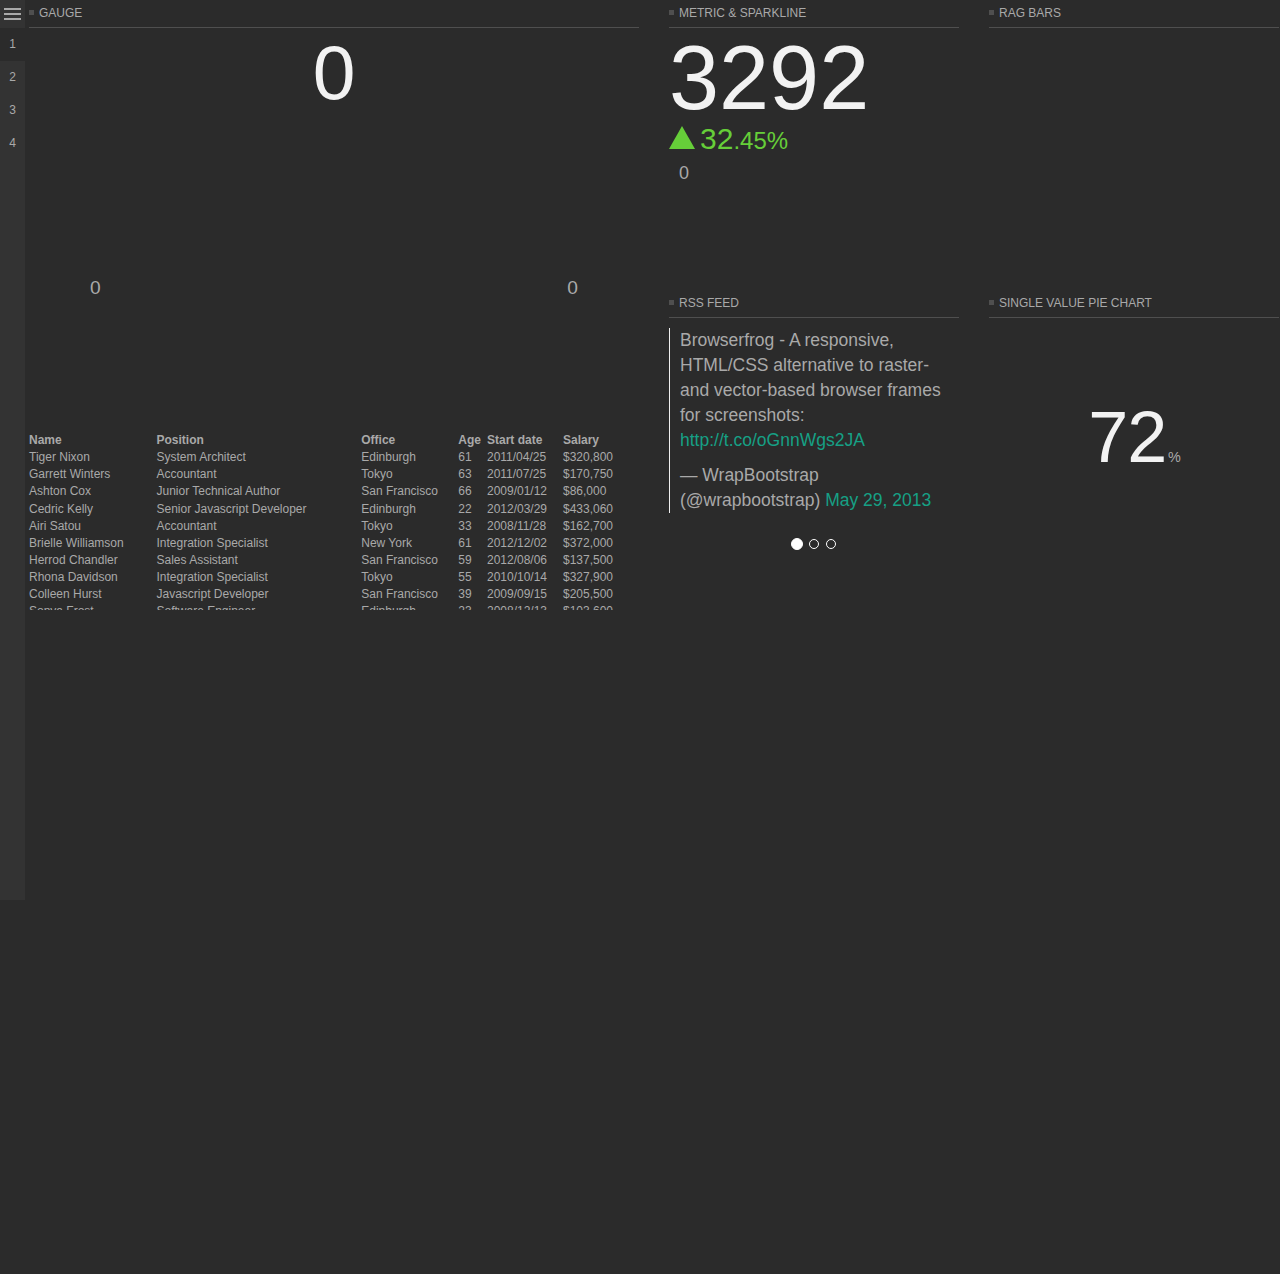
<file: layouts/b/layout-1.html>
<!DOCTYPE html>
<html lang="en">
<head>
		<meta http-equiv="X-UA-Compatible" content="IE=edge">
    <meta charset="utf-8">
    <title>Controlfrog - Meaningful Metrics</title>
    <meta name="viewport" content="width=device-width, initial-scale=1.0">

    <link href="../../css/bootstrap.css" rel="stylesheet">
	<link href="https://cdn.datatables.net/1.10.10/css/jquery.dataTables.min.css" rel="stylesheet">
    <link href="../../css/controlfrog.css" rel="stylesheet" media="screen">   
	<link href="../../favicon.ico" rel="shortcut icon" type="image/x-icon" />
	
	<script src="https://code.jquery.com/jquery-1.9.1.min.js"></script>    
	<script src="../../js/moment.js"></script>	
	<script src="../../js/easypiechart.js"></script>
	<script src="../../js/gauge.js"></script>	
	<script src="../../js/chart.js"></script>
	<script src="../../js/jquery.sparklines.js"></script>			
    <script src="../../js/bootstrap.js"></script>
    <script src="../../js/controlfrog-plugins.js"></script>
	<script src="https://cdn.datatables.net/1.10.10/js/jquery.dataTables.min.js"></script>
	
    
    <!--[if lt IE 9]>
		<script src="../../js/respond.min.js"></script>
		<script src="../../js/excanvas.min.js"></script>
	<![endif]-->
    
    
	<script>
		var themeColour = 'black';
		
		$(document).ready(function() {
		    $('#example').DataTable( {
		        scrollY:        '50vh',
		        scrollCollapse: true,
		        paging:         false
		    } );
		} );
	</script>
    <script src="../../js/controlfrog.js"></script>
</head>
<body class="black">

	<div class="cf-nav cf-nav-state-min">
		<a href="" class="cf-nav-toggle">
			<span class="icon-bar"></span>
			<span class="icon-bar"></span>
			<span class="icon-bar"></span>
		</a>
		
		<ul>
			<li class="current cf-nav-shortcut">
				<a href="layout-1.html" class="current active">
					<span class="cf-nav-min">1</span>
					<span class="cf-nav-max">Layout 1</span>
				</a>
				<!--
				<ul>
					<li><a href="">Sub menu</a></li>
					<li><a href="">Sub menu</a></li>
					<li><a href="">Sub menu</a></li>										
				</ul>
				-->
			</li>
			<li class="cf-nav-shortcut">
				<a href="layout-2.html">
					<span class="cf-nav-min">2</span>
					<span class="cf-nav-max">Layout 2</span>
				</a>
			</li>
			<li class="cf-nav-shortcut">
				<a href="layout-3.html">
					<span class="cf-nav-min">3</span>
					<span class="cf-nav-max">Layout 3</span>
				</a>
			</li>
			<li class="cf-nav-shortcut">
				<a href="layout-4.html">
					<span class="cf-nav-min">4</span>
					<span class="cf-nav-max">Layout 4</span>
				</a>
			</li>
			<li>
				<a href="layout-4.html">
					<span class="cf-nav-min">&bull;</span>				
					<span class="cf-nav-max">Example with no shortcut</span>
				</a>
			</li>
		</ul>
	</div>
	
	<div class="cf-container cf-nav-active">

		<div class="row">
			<div class="col-sm-6 cf-item">
				<div class="inner">
					<header>
						<p><span></span>Gauge</p>
					</header>
					<div class="content cf-gauge" id="cf-gauge-1">
						<div class="val-current">
							<div class="metric" id="cf-gauge-1-m">0</div>
						</div>
						<div class="canvas">
							<canvas id="cf-gauge-1-g"></canvas>
						</div>
						<div class="val-min">
							<div class="metric-small">0</div>
						</div>
						<div class="val-max">
							<div class="metric-small">0</div>						
						</div>
					</div>
				</div> <!-- //end inner -->
				<div class="row">
										
					<div class="col-sm-12 cf-item">
						
						<table id="example" class="display" cellspacing="0" width="100%">
						        <thead>
						            <tr>
						                <th>Name</th>
						                <th>Position</th>
						                <th>Office</th>
						                <th>Age</th>
						                <th>Start date</th>
						                <th>Salary</th>
						            </tr>
						        </thead>
						        <tfoot>
						            <tr>
						                <th>Name</th>
						                <th>Position</th>
						                <th>Office</th>
						                <th>Age</th>
						                <th>Start date</th>
						                <th>Salary</th>
						            </tr>
						        </tfoot>
						        <tbody>
						            <tr>
						                <td>Tiger Nixon</td>
						                <td>System Architect</td>
						                <td>Edinburgh</td>
						                <td>61</td>
						                <td>2011/04/25</td>
						                <td>$320,800</td>
						            </tr>
						            <tr>
						                <td>Garrett Winters</td>
						                <td>Accountant</td>
						                <td>Tokyo</td>
						                <td>63</td>
						                <td>2011/07/25</td>
						                <td>$170,750</td>
						            </tr>
						            <tr>
						                <td>Ashton Cox</td>
						                <td>Junior Technical Author</td>
						                <td>San Francisco</td>
						                <td>66</td>
						                <td>2009/01/12</td>
						                <td>$86,000</td>
						            </tr>
						            <tr>
						                <td>Cedric Kelly</td>
						                <td>Senior Javascript Developer</td>
						                <td>Edinburgh</td>
						                <td>22</td>
						                <td>2012/03/29</td>
						                <td>$433,060</td>
						            </tr>
						            <tr>
						                <td>Airi Satou</td>
						                <td>Accountant</td>
						                <td>Tokyo</td>
						                <td>33</td>
						                <td>2008/11/28</td>
						                <td>$162,700</td>
						            </tr>
						            <tr>
						                <td>Brielle Williamson</td>
						                <td>Integration Specialist</td>
						                <td>New York</td>
						                <td>61</td>
						                <td>2012/12/02</td>
						                <td>$372,000</td>
						            </tr>
						            <tr>
						                <td>Herrod Chandler</td>
						                <td>Sales Assistant</td>
						                <td>San Francisco</td>
						                <td>59</td>
						                <td>2012/08/06</td>
						                <td>$137,500</td>
						            </tr>
						            <tr>
						                <td>Rhona Davidson</td>
						                <td>Integration Specialist</td>
						                <td>Tokyo</td>
						                <td>55</td>
						                <td>2010/10/14</td>
						                <td>$327,900</td>
						            </tr>
						            <tr>
						                <td>Colleen Hurst</td>
						                <td>Javascript Developer</td>
						                <td>San Francisco</td>
						                <td>39</td>
						                <td>2009/09/15</td>
						                <td>$205,500</td>
						            </tr>
						            <tr>
						                <td>Sonya Frost</td>
						                <td>Software Engineer</td>
						                <td>Edinburgh</td>
						                <td>23</td>
						                <td>2008/12/13</td>
						                <td>$103,600</td>
						            </tr>
						            <tr>
						                <td>Jena Gaines</td>
						                <td>Office Manager</td>
						                <td>London</td>
						                <td>30</td>
						                <td>2008/12/19</td>
						                <td>$90,560</td>
						            </tr>
						            <tr>
						                <td>Quinn Flynn</td>
						                <td>Support Lead</td>
						                <td>Edinburgh</td>
						                <td>22</td>
						                <td>2013/03/03</td>
						                <td>$342,000</td>
						            </tr>
						            <tr>
						                <td>Charde Marshall</td>
						                <td>Regional Director</td>
						                <td>San Francisco</td>
						                <td>36</td>
						                <td>2008/10/16</td>
						                <td>$470,600</td>
						            </tr>
						            <tr>
						                <td>Haley Kennedy</td>
						                <td>Senior Marketing Designer</td>
						                <td>London</td>
						                <td>43</td>
						                <td>2012/12/18</td>
						                <td>$313,500</td>
						            </tr>
						            <tr>
						                <td>Tatyana Fitzpatrick</td>
						                <td>Regional Director</td>
						                <td>London</td>
						                <td>19</td>
						                <td>2010/03/17</td>
						                <td>$385,750</td>
						            </tr>
						            <tr>
						                <td>Michael Silva</td>
						                <td>Marketing Designer</td>
						                <td>London</td>
						                <td>66</td>
						                <td>2012/11/27</td>
						                <td>$198,500</td>
						            </tr>
						            <tr>
						                <td>Paul Byrd</td>
						                <td>Chief Financial Officer (CFO)</td>
						                <td>New York</td>
						                <td>64</td>
						                <td>2010/06/09</td>
						                <td>$725,000</td>
						            </tr>
						            <tr>
						                <td>Gloria Little</td>
						                <td>Systems Administrator</td>
						                <td>New York</td>
						                <td>59</td>
						                <td>2009/04/10</td>
						                <td>$237,500</td>
						            </tr>
						            <tr>
						                <td>Bradley Greer</td>
						                <td>Software Engineer</td>
						                <td>London</td>
						                <td>41</td>
						                <td>2012/10/13</td>
						                <td>$132,000</td>
						            </tr>
						            <tr>
						                <td>Dai Rios</td>
						                <td>Personnel Lead</td>
						                <td>Edinburgh</td>
						                <td>35</td>
						                <td>2012/09/26</td>
						                <td>$217,500</td>
						            </tr>
						            <tr>
						                <td>Jenette Caldwell</td>
						                <td>Development Lead</td>
						                <td>New York</td>
						                <td>30</td>
						                <td>2011/09/03</td>
						                <td>$345,000</td>
						            </tr>
						            <tr>
						                <td>Yuri Berry</td>
						                <td>Chief Marketing Officer (CMO)</td>
						                <td>New York</td>
						                <td>40</td>
						                <td>2009/06/25</td>
						                <td>$675,000</td>
						            </tr>
						            <tr>
						                <td>Caesar Vance</td>
						                <td>Pre-Sales Support</td>
						                <td>New York</td>
						                <td>21</td>
						                <td>2011/12/12</td>
						                <td>$106,450</td>
						            </tr>
						            <tr>
						                <td>Doris Wilder</td>
						                <td>Sales Assistant</td>
						                <td>Sidney</td>
						                <td>23</td>
						                <td>2010/09/20</td>
						                <td>$85,600</td>
						            </tr>
						            <tr>
						                <td>Angelica Ramos</td>
						                <td>Chief Executive Officer (CEO)</td>
						                <td>London</td>
						                <td>47</td>
						                <td>2009/10/09</td>
						                <td>$1,200,000</td>
						            </tr>
						            <tr>
						                <td>Gavin Joyce</td>
						                <td>Developer</td>
						                <td>Edinburgh</td>
						                <td>42</td>
						                <td>2010/12/22</td>
						                <td>$92,575</td>
						            </tr>
						            <tr>
						                <td>Jennifer Chang</td>
						                <td>Regional Director</td>
						                <td>Singapore</td>
						                <td>28</td>
						                <td>2010/11/14</td>
						                <td>$357,650</td>
						            </tr>
						            <tr>
						                <td>Brenden Wagner</td>
						                <td>Software Engineer</td>
						                <td>San Francisco</td>
						                <td>28</td>
						                <td>2011/06/07</td>
						                <td>$206,850</td>
						            </tr>
						            <tr>
						                <td>Fiona Green</td>
						                <td>Chief Operating Officer (COO)</td>
						                <td>San Francisco</td>
						                <td>48</td>
						                <td>2010/03/11</td>
						                <td>$850,000</td>
						            </tr>
						            <tr>
						                <td>Shou Itou</td>
						                <td>Regional Marketing</td>
						                <td>Tokyo</td>
						                <td>20</td>
						                <td>2011/08/14</td>
						                <td>$163,000</td>
						            </tr>
						            <tr>
						                <td>Michelle House</td>
						                <td>Integration Specialist</td>
						                <td>Sidney</td>
						                <td>37</td>
						                <td>2011/06/02</td>
						                <td>$95,400</td>
						            </tr>
						            <tr>
						                <td>Suki Burks</td>
						                <td>Developer</td>
						                <td>London</td>
						                <td>53</td>
						                <td>2009/10/22</td>
						                <td>$114,500</td>
						            </tr>
						            <tr>
						                <td>Prescott Bartlett</td>
						                <td>Technical Author</td>
						                <td>London</td>
						                <td>27</td>
						                <td>2011/05/07</td>
						                <td>$145,000</td>
						            </tr>
						            <tr>
						                <td>Gavin Cortez</td>
						                <td>Team Leader</td>
						                <td>San Francisco</td>
						                <td>22</td>
						                <td>2008/10/26</td>
						                <td>$235,500</td>
						            </tr>
						            <tr>
						                <td>Martena Mccray</td>
						                <td>Post-Sales support</td>
						                <td>Edinburgh</td>
						                <td>46</td>
						                <td>2011/03/09</td>
						                <td>$324,050</td>
						            </tr>
						            <tr>
						                <td>Unity Butler</td>
						                <td>Marketing Designer</td>
						                <td>San Francisco</td>
						                <td>47</td>
						                <td>2009/12/09</td>
						                <td>$85,675</td>
						            </tr>
						            <tr>
						                <td>Howard Hatfield</td>
						                <td>Office Manager</td>
						                <td>San Francisco</td>
						                <td>51</td>
						                <td>2008/12/16</td>
						                <td>$164,500</td>
						            </tr>
						            <tr>
						                <td>Hope Fuentes</td>
						                <td>Secretary</td>
						                <td>San Francisco</td>
						                <td>41</td>
						                <td>2010/02/12</td>
						                <td>$109,850</td>
						            </tr>
						            <tr>
						                <td>Vivian Harrell</td>
						                <td>Financial Controller</td>
						                <td>San Francisco</td>
						                <td>62</td>
						                <td>2009/02/14</td>
						                <td>$452,500</td>
						            </tr>
						            <tr>
						                <td>Timothy Mooney</td>
						                <td>Office Manager</td>
						                <td>London</td>
						                <td>37</td>
						                <td>2008/12/11</td>
						                <td>$136,200</td>
						            </tr>
						            <tr>
						                <td>Jackson Bradshaw</td>
						                <td>Director</td>
						                <td>New York</td>
						                <td>65</td>
						                <td>2008/09/26</td>
						                <td>$645,750</td>
						            </tr>
						            <tr>
						                <td>Olivia Liang</td>
						                <td>Support Engineer</td>
						                <td>Singapore</td>
						                <td>64</td>
						                <td>2011/02/03</td>
						                <td>$234,500</td>
						            </tr>
						            <tr>
						                <td>Bruno Nash</td>
						                <td>Software Engineer</td>
						                <td>London</td>
						                <td>38</td>
						                <td>2011/05/03</td>
						                <td>$163,500</td>
						            </tr>
						            <tr>
						                <td>Sakura Yamamoto</td>
						                <td>Support Engineer</td>
						                <td>Tokyo</td>
						                <td>37</td>
						                <td>2009/08/19</td>
						                <td>$139,575</td>
						            </tr>
						            <tr>
						                <td>Thor Walton</td>
						                <td>Developer</td>
						                <td>New York</td>
						                <td>61</td>
						                <td>2013/08/11</td>
						                <td>$98,540</td>
						            </tr>
						            <tr>
						                <td>Finn Camacho</td>
						                <td>Support Engineer</td>
						                <td>San Francisco</td>
						                <td>47</td>
						                <td>2009/07/07</td>
						                <td>$87,500</td>
						            </tr>
						            <tr>
						                <td>Serge Baldwin</td>
						                <td>Data Coordinator</td>
						                <td>Singapore</td>
						                <td>64</td>
						                <td>2012/04/09</td>
						                <td>$138,575</td>
						            </tr>
						            <tr>
						                <td>Zenaida Frank</td>
						                <td>Software Engineer</td>
						                <td>New York</td>
						                <td>63</td>
						                <td>2010/01/04</td>
						                <td>$125,250</td>
						            </tr>
						            <tr>
						                <td>Zorita Serrano</td>
						                <td>Software Engineer</td>
						                <td>San Francisco</td>
						                <td>56</td>
						                <td>2012/06/01</td>
						                <td>$115,000</td>
						            </tr>
						            <tr>
						                <td>Jennifer Acosta</td>
						                <td>Junior Javascript Developer</td>
						                <td>Edinburgh</td>
						                <td>43</td>
						                <td>2013/02/01</td>
						                <td>$75,650</td>
						            </tr>
						            <tr>
						                <td>Cara Stevens</td>
						                <td>Sales Assistant</td>
						                <td>New York</td>
						                <td>46</td>
						                <td>2011/12/06</td>
						                <td>$145,600</td>
						            </tr>
						            <tr>
						                <td>Hermione Butler</td>
						                <td>Regional Director</td>
						                <td>London</td>
						                <td>47</td>
						                <td>2011/03/21</td>
						                <td>$356,250</td>
						            </tr>
						            <tr>
						                <td>Lael Greer</td>
						                <td>Systems Administrator</td>
						                <td>London</td>
						                <td>21</td>
						                <td>2009/02/27</td>
						                <td>$103,500</td>
						            </tr>
						            <tr>
						                <td>Jonas Alexander</td>
						                <td>Developer</td>
						                <td>San Francisco</td>
						                <td>30</td>
						                <td>2010/07/14</td>
						                <td>$86,500</td>
						            </tr>
						            <tr>
						                <td>Shad Decker</td>
						                <td>Regional Director</td>
						                <td>Edinburgh</td>
						                <td>51</td>
						                <td>2008/11/13</td>
						                <td>$183,000</td>
						            </tr>
						            <tr>
						                <td>Michael Bruce</td>
						                <td>Javascript Developer</td>
						                <td>Singapore</td>
						                <td>29</td>
						                <td>2011/06/27</td>
						                <td>$183,000</td>
						            </tr>
						            <tr>
						                <td>Donna Snider</td>
						                <td>Customer Support</td>
						                <td>New York</td>
						                <td>27</td>
						                <td>2011/01/25</td>
						                <td>$112,000</td>
						            </tr>
						        </tbody>
						    </table>
						
					</div>
										
				</div> <!-- // end row -->
			</div> <!-- //end col -->
			<div class="col-sm-6 cf-item">
				<div class="row">
					<div class="col-sm-12">
						<div class="row">
							<div class="col-sm-6 cf-item">
								<header>
									<p><span></span>Metric &amp; Sparkline</p>
								</header>
								<div class="content">
									<div class="cf-svmc-sparkline">
										<div class="cf-svmc">
											<div class="metric">3292</div>
											<div class="change m-green metric-small">
												<div class="arrow-up"></div>
												<span class="large">32<span class="small">.45%</span></span>
											</div>
										</div>
										<div class="cf-sparkline clearfix">
											<div id="spark-1" class="sparkline"></div>
											<div class="sparkline-value">
												<div class="metric-small">0</div>
											</div>
										</div>
									</div>
								</div>
							</div> <!-- //end cf-item -->
							<div class="col-sm-6 cf-item">
								<header>
									<p><span></span>RAG Bars</p>
								</header>
								<div class="content">
									<div id="cf-rag-1" class="cf-rag"></div>
								</div>
							</div> <!-- //end cf-item -->
						</div> <!-- //end row -->
						<div class="row">
							<div class="col-sm-6 cf-item">
								<header>
									<p><span></span>RSS Feed</p>
								</header>
								<div class="content cf-rss">
									<div id="cf-rss-1" class="carousel slide" data-ride="carousel">
										<div class="carousel-inner">
											<div class="item active">
												<blockquote class="twitter-tweet" lang="en"><p>Browserfrog - A responsive, HTML/CSS alternative to raster- and vector-based browser frames for screenshots: <a href="http://t.co/oGnnWgs2JA">http://t.co/oGnnWgs2JA</a></p>&mdash; WrapBootstrap (@wrapbootstrap) <a href="https://twitter.com/wrapbootstrap/statuses/339847006212194305">May 29, 2013</a></blockquote>
											</div>
											<div class="item">
												<blockquote class="twitter-tweet" lang="en"><p>Browserfrog - A responsive, HTML/CSS alternative to raster- and vector-based browser frames for screenshots: <a href="http://t.co/oGnnWgs2JA">http://t.co/oGnnWgs2JA</a></p>&mdash; WrapBootstrap (@wrapbootstrap) <a href="https://twitter.com/wrapbootstrap/statuses/339847006212194305">May 29, 2013</a></blockquote>
											</div>
											<div class="item">
												<blockquote class="twitter-tweet" lang="en"><p>Browserfrog - A responsive, HTML/CSS alternative to raster- and vector-based browser frames for screenshots: <a href="http://t.co/oGnnWgs2JA">http://t.co/oGnnWgs2JA</a></p>&mdash; WrapBootstrap (@wrapbootstrap) <a href="https://twitter.com/wrapbootstrap/statuses/339847006212194305">May 29, 2013</a></blockquote>
											</div>
										</div>
										<ol class="carousel-indicators">
											<li data-target="#cf-rss-1" data-slide-to="0" class="active"></li>
											<li data-target="#cf-rss-1" data-slide-to="1"></li>
											<li data-target="#cf-rss-1" data-slide-to="2"></li>
										</ol>
									</div>
								</div>
							</div> <!-- //end cf-item -->
							<div class="col-sm-6 cf-item">
								<header>
									<p><span></span>Single value pie chart</p>
								</header>
								<div class="content cf-svp clearfix" id="svp-1">
									<div class="chart" data-percent="72" data-layout="l-3"></div>
									<div class="metrics">
										<span class="metric">72</span>
										<span class="metric-small">%</span>
									</div>									
								</div>
							</div> <!-- //end cf-item -->
						</div> <!-- //end row -->						
					</div> <!-- //end col -->
				</div> <!-- //end row -->
			</div> <!-- //end col -->
		</div>
	</div> <!-- //end container -->

</body>
</html>
</file>
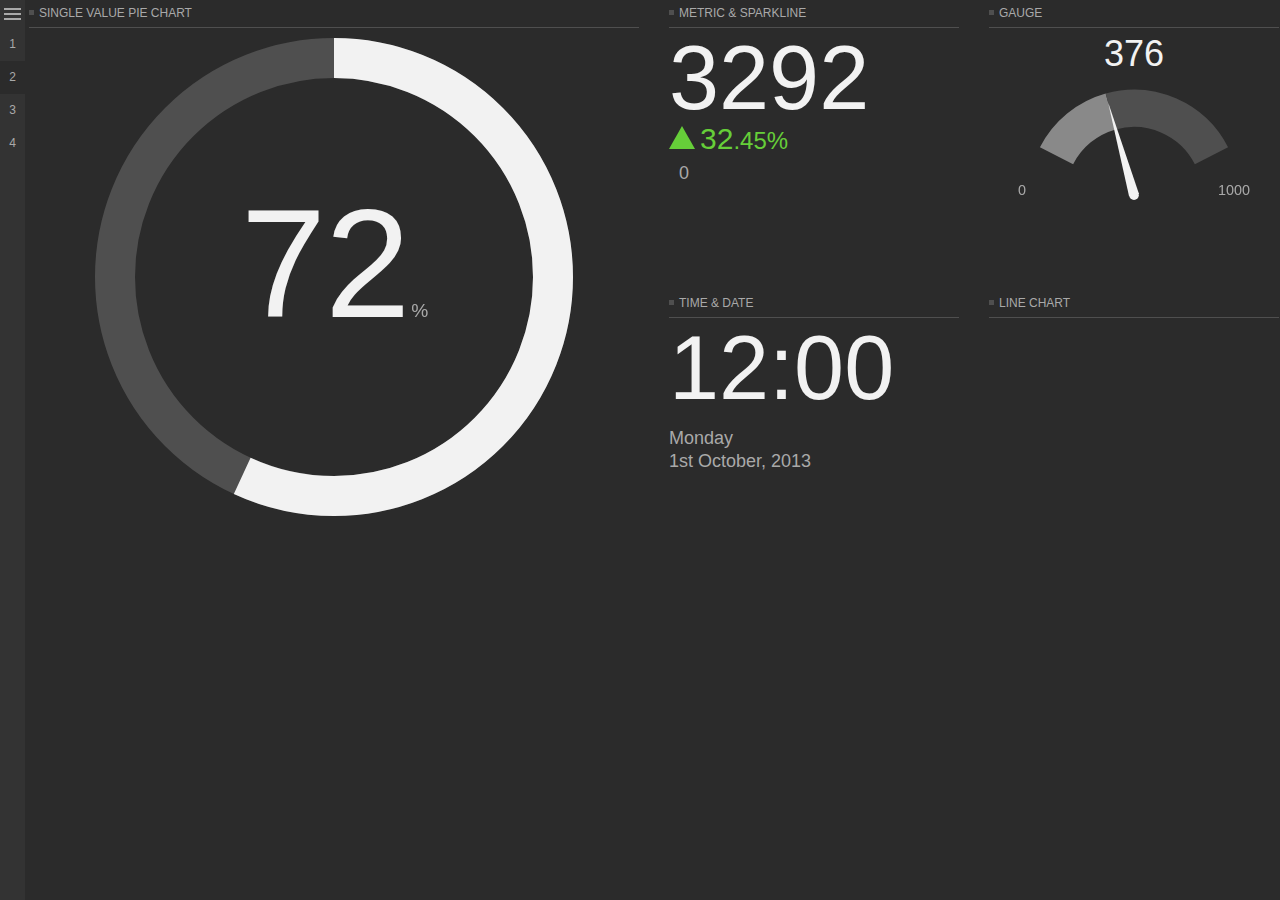
<file: layouts/b/layout-2.html>
<!DOCTYPE html>
<html lang="en">
<head>
		<meta http-equiv="X-UA-Compatible" content="IE=edge">
    <meta charset="utf-8">
    <title>Controlfrog - Meaningful Metrics</title>
    <meta name="viewport" content="width=device-width, initial-scale=1.0">

    <link href="../../css/bootstrap.css" rel="stylesheet">
    <link href="../../css/controlfrog.css" rel="stylesheet" media="screen">   
	<link href="../../favicon.ico" rel="shortcut icon" type="image/x-icon" />
	
	<script src="https://code.jquery.com/jquery-1.9.1.min.js"></script>    
	<script src="../../js/moment.js"></script>	
	<script src="../../js/easypiechart.js"></script>
	<script src="../../js/gauge.js"></script>	
	<script src="../../js/chart.js"></script>
	<script src="../../js/jquery.sparklines.js"></script>			
    <script src="../../js/bootstrap.js"></script>
    <script src="../../js/controlfrog-plugins.js"></script>
    
    <!--[if lt IE 9]>
		<script src="../../js/respond.min.js"></script>
		<script src="../../js/excanvas.min.js"></script>
	<![endif]-->
    
    
	<script>
		var themeColour = 'black';
	</script>
    <script src="../../js/controlfrog.js"></script>
</head>
<body class="black">
	
	<div class="cf-nav cf-nav-state-min">
		<a href="" class="cf-nav-toggle">
			<span class="icon-bar"></span>
			<span class="icon-bar"></span>
			<span class="icon-bar"></span>
		</a>
		
		<ul>
			<li class="cf-nav-shortcut">
				<a href="layout-1.html">
					<span class="cf-nav-min">1</span>
					<span class="cf-nav-max">Layout 1</span>
				</a>
			</li>
			<li class="current cf-nav-shortcut">
				<a href="layout-2.html" class="current active">
					<span class="cf-nav-min">2</span>
					<span class="cf-nav-max">Layout 2</span>
				</a>
			</li>
			<li class="cf-nav-shortcut">
				<a href="layout-3.html">
					<span class="cf-nav-min">3</span>
					<span class="cf-nav-max">Layout 3</span>
				</a>
			</li>
			<li class="cf-nav-shortcut">
				<a href="layout-4.html">
					<span class="cf-nav-min">4</span>
					<span class="cf-nav-max">Layout 4</span>
				</a>
			</li>
			<li>
				<a href="">
					<span class="cf-nav-min">&bull;</span>				
					<span class="cf-nav-max">Example with no shortcut</span>
				</a>
			</li>
		</ul>
	</div>
	
	<div class="cf-container cf-nav-active">

		<div class="row">
			<div class="col-sm-6 cf-item">
				<header>
					<p><span></span>Single value pie chart</p>
				</header>
				<div class="content cf-svp clearfix" id="svp-1">
					<div class="chart" data-percent="72" data-layout="l-6">
						<div class="metrics">
							<span class="metric">72</span>
							<span class="metric-small">%</span>
						</div>
					</div>
				</div>
			</div> <!-- //end col -->
			<div class="col-sm-6 cf-item">
				<div class="row">
					<div class="col-sm-12">
						<div class="row">
							<div class="col-sm-6 cf-item">
								<header>
									<p><span></span>Metric &amp; Sparkline</p>
								</header>
								<div class="content">
									<div class="cf-svmc-sparkline">
										<div class="cf-svmc">
											<div class="metric">3292</div>
											<div class="change m-green metric-small">
												<div class="arrow-up"></div>
												<span class="large">32<span class="small">.45%</span></span>
											</div>
										</div>
										<div class="cf-sparkline clearfix">
											<div id="spark-1" class="sparkline"></div>
											<div class="sparkline-value">
												<div class="metric-small">0</div>
											</div>
										</div>
									</div>
								</div>
							</div> <!-- //end cf-item -->
							<div class="col-sm-6 cf-item">
								<header>
									<p><span></span>Gauge</p>
								</header>
								<div class="content cf-gauge" id="cf-gauge-1">
									<div class="val-current">
										<div class="metric" id="cf-gauge-1-m">0</div>
									</div>
									<div class="canvas">
										<canvas id="cf-gauge-1-g"></canvas>
									</div>
									<div class="val-min">
										<div class="metric-small">0</div>
									</div>
									<div class="val-max">
										<div class="metric-small">0</div>						
									</div>
								</div>
							</div> <!-- //end cf-item -->
						</div> <!-- //end row -->
						<div class="row">
							<div class="col-sm-6 cf-item">
								<!--
	Display the time and date
	For 12hr clock add class 'cf-td-12' to the 'cf-td' div
-->

<header>
	<p><span></span>Time &amp; date</p>
</header>
<div class="content">
	<div class="cf-td cf-td-12">
		<div class="cf-td-time metric">12:00</div>
		<div class="cf-td-dd">
			<p class="cf-td-day metric-small">Monday</p>
			<p class="cf-td-date metric-small">1st October, 2013</p>
		</div>
	</div>
</div>
							</div> <!-- //end cf-item -->
							<div class="col-sm-6 cf-item">
								<header>
									<p><span></span>Line chart</p>
								</header>
								<div class="content cf-line" id="cf-line-1">
									<canvas id="cf-line-1-c" width="0" height="0"></canvas>
								</div>
							</div> <!-- //end cf-item -->
						</div> <!-- //end row -->						
					</div> <!-- //end col -->
				</div> <!-- //end row -->
			</div> <!-- // end cf-item -->
		</div> <!-- //end row -->

	</div> <!-- //end cf-container -->
</body>
</html>
</file>
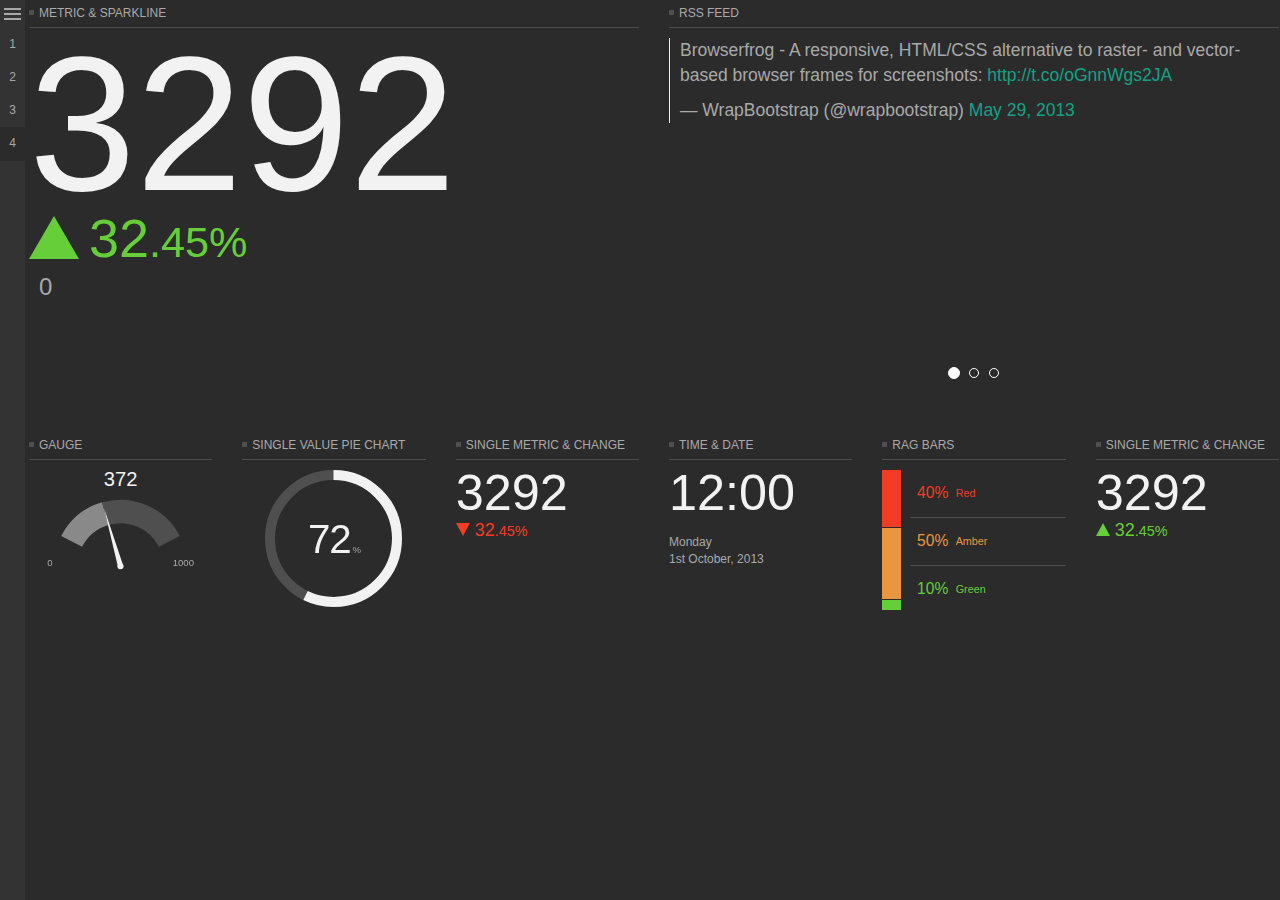
<file: layouts/b/layout-4.html>
<!DOCTYPE html>
<html lang="en">
<head>
		<meta http-equiv="X-UA-Compatible" content="IE=edge">
    <meta charset="utf-8">
    <title>Controlfrog - Meaningful Metrics</title>
    <meta name="viewport" content="width=device-width, initial-scale=1.0">

    <link href="../../css/bootstrap.css" rel="stylesheet">
    <link href="../../css/controlfrog.css" rel="stylesheet" media="screen">   
	<link href="../../favicon.ico" rel="shortcut icon" type="image/x-icon" />
	
	<script src="https://code.jquery.com/jquery-1.9.1.min.js"></script>    
	<script src="../../js/moment.js"></script>	
	<script src="../../js/easypiechart.js"></script>
	<script src="../../js/gauge.js"></script>	
	<script src="../../js/chart.js"></script>
	<script src="../../js/jquery.sparklines.js"></script>			
    <script src="../../js/bootstrap.js"></script>
    <script src="../../js/controlfrog-plugins.js"></script>
    
    <!--[if lt IE 9]>
		<script src="../../js/respond.min.js"></script>
		<script src="../../js/excanvas.min.js"></script>
	<![endif]-->
    
    
	<script>
		var themeColour = 'black';
	</script>
    <script src="../../js/controlfrog.js"></script>
</head>
<body class="black">
	
	<div class="cf-nav cf-nav-state-min">
		<a href="" class="cf-nav-toggle">
			<span class="icon-bar"></span>
			<span class="icon-bar"></span>
			<span class="icon-bar"></span>
		</a>
		
		<ul>
			<li class="cf-nav-shortcut">
				<a href="layout-1.html">
					<span class="cf-nav-min">1</span>
					<span class="cf-nav-max">Layout 1</span>
				</a>
			</li>
			<li class="cf-nav-shortcut">
				<a href="layout-2.html">
					<span class="cf-nav-min">2</span>
					<span class="cf-nav-max">Layout 2</span>
				</a>
			</li>
			<li class="cf-nav-shortcut">
				<a href="layout-3.html">
					<span class="cf-nav-min">3</span>
					<span class="cf-nav-max">Layout 3</span>
				</a>
			</li>
			<li class="current cf-nav-shortcut">
				<a href="layout-4.html" class="current active">
					<span class="cf-nav-min">4</span>
					<span class="cf-nav-max">Layout 4</span>
				</a>
			</li>
			<li>
				<a href="">
					<span class="cf-nav-min">&bull;</span>				
					<span class="cf-nav-max">Example with no shortcut</span>
				</a>
			</li>
		</ul>
	</div>
	
	<div class="cf-container cf-nav-active">

		<div class="row">
			<div class="col-sm-6 cf-item">
				<div class="inner">
					<header>
					<p><span></span>Metric &amp; Sparkline</p>
					</header>
					<div class="content">
						<div class="cf-svmc-sparkline">
							<div class="cf-svmc">
								<div class="metric">3292</div>
								<div class="change m-green metric-small">
									<div class="arrow-up"></div>
									<span class="large">32<span class="small">.45%</span></span>
								</div>
							</div>
							<div class="cf-sparkline clearfix">
								<div id="spark-1" class="sparkline"></div>
								<div class="sparkline-value">
									<div class="metric-small">0</div>
								</div>
							</div>
						</div>
					</div>
				</div> <!-- //end inner -->
				<div class="row">
					<div class="col-sm-4 cf-item">
						<header>
							<p><span></span>Gauge</p>
						</header>
						<div class="content cf-gauge" id="cf-gauge-1">
							<div class="val-current">
								<div class="metric" id="cf-gauge-1-m">0</div>
							</div>
							<div class="canvas">
								<canvas id="cf-gauge-1-g"></canvas>
							</div>
							<div class="val-min">
								<div class="metric-small">0</div>
							</div>
							<div class="val-max">
								<div class="metric-small">0</div>						
							</div>
						</div>
					</div> <!-- //end cf-item -->
					<div class="col-sm-4 cf-item">
						<header>
							<p><span></span>Single value pie chart</p>
						</header>
						<div class="content cf-svp clearfix" id="svp-1">
							<div class="chart" data-percent="72" data-layout="l-6-4"></div>
							<div class="metrics">
								<span class="metric">72</span>
								<span class="metric-small">%</span>
							</div>						
						</div>
					</div> <!-- //end cf-item -->
					<div class="col-sm-4 cf-item">
						<header>
							<p><span></span>Single metric &amp; change</p>
						</header>
						<div class="content">
							<div class="cf-svmc">
								<div class="metric">3292</div>
								<div class="change m-red metric-small">
									<div class="arrow-down"></div>
									<span class="large">32<span class="small">.45%</span></span>
								</div>
							</div>
						</div>
					</div> <!-- //end cf-item -->					
				</div> <!-- // end row -->
			</div> <!-- //end col -->
			<div class="col-sm-6 cf-item">
				<div class="inner">
					<header>
						<p><span></span>RSS Feed</p>
					</header>
					<div class="content cf-rss">
						<div id="cf-rss-5" class="carousel slide" data-ride="carousel">
							<div class="carousel-inner">
								<div class="item active">
									<blockquote class="twitter-tweet" lang="en"><p>Browserfrog - A responsive, HTML/CSS alternative to raster- and vector-based browser frames for screenshots: <a href="http://t.co/oGnnWgs2JA">http://t.co/oGnnWgs2JA</a></p>&mdash; WrapBootstrap (@wrapbootstrap) <a href="https://twitter.com/wrapbootstrap/statuses/339847006212194305">May 29, 2013</a></blockquote>
								</div>
								<div class="item">
									<blockquote class="twitter-tweet" lang="en"><p>Browserfrog - A responsive, HTML/CSS alternative to raster- and vector-based browser frames for screenshots: <a href="http://t.co/oGnnWgs2JA">http://t.co/oGnnWgs2JA</a></p>&mdash; WrapBootstrap (@wrapbootstrap) <a href="https://twitter.com/wrapbootstrap/statuses/339847006212194305">May 29, 2013</a></blockquote>
								</div>
								<div class="item">
									<blockquote class="twitter-tweet" lang="en"><p>Browserfrog - A responsive, HTML/CSS alternative to raster- and vector-based browser frames for screenshots: <a href="http://t.co/oGnnWgs2JA">http://t.co/oGnnWgs2JA</a></p>&mdash; WrapBootstrap (@wrapbootstrap) <a href="https://twitter.com/wrapbootstrap/statuses/339847006212194305">May 29, 2013</a></blockquote>
								</div>
							</div>
							<ol class="carousel-indicators">
								<li data-target="#cf-rss-5" data-slide-to="0" class="active"></li>
								<li data-target="#cf-rss-5" data-slide-to="1"></li>
								<li data-target="#cf-rss-5" data-slide-to="2"></li>
							</ol>
						</div>
					</div>
				</div> <!-- //end inner -->
				<div class="row">
					<div class="col-sm-4 cf-item">
						<!--
	Display the time and date
	For 12hr clock add class 'cf-td-12' to the 'cf-td' div
-->

<header>
	<p><span></span>Time &amp; date</p>
</header>
<div class="content">
	<div class="cf-td cf-td-12">
		<div class="cf-td-time metric">12:00</div>
		<div class="cf-td-dd">
			<p class="cf-td-day metric-small">Monday</p>
			<p class="cf-td-date metric-small">1st October, 2013</p>
		</div>
	</div>
</div>
					</div> <!-- //end cf-item -->
					<div class="col-sm-4 cf-item">
						<header>
							<p><span></span>RAG Bars</p>
						</header>
						<div class="content">
							<div id="cf-rag-1" class="cf-rag"></div>
						</div>
					</div> <!-- //end cf-item -->
					<div class="col-sm-4 cf-item">
						<header>
	<p><span></span>Single metric &amp; change</p>
</header>
<div class="content">
	<div class="cf-svmc">
		<div class="metric">3292</div>
		<div class="change m-green metric-small">
			<div class="arrow-up"></div>
			<span class="large">32<span class="small">.45%</span></span>
		</div>
	</div>
</div>

					</div> <!-- //end cf-item -->					
				</div> <!-- // end row -->
			</div> <!-- //end col -->
		</div>
	</div> <!-- //end container -->

</body>
</html>
</file>
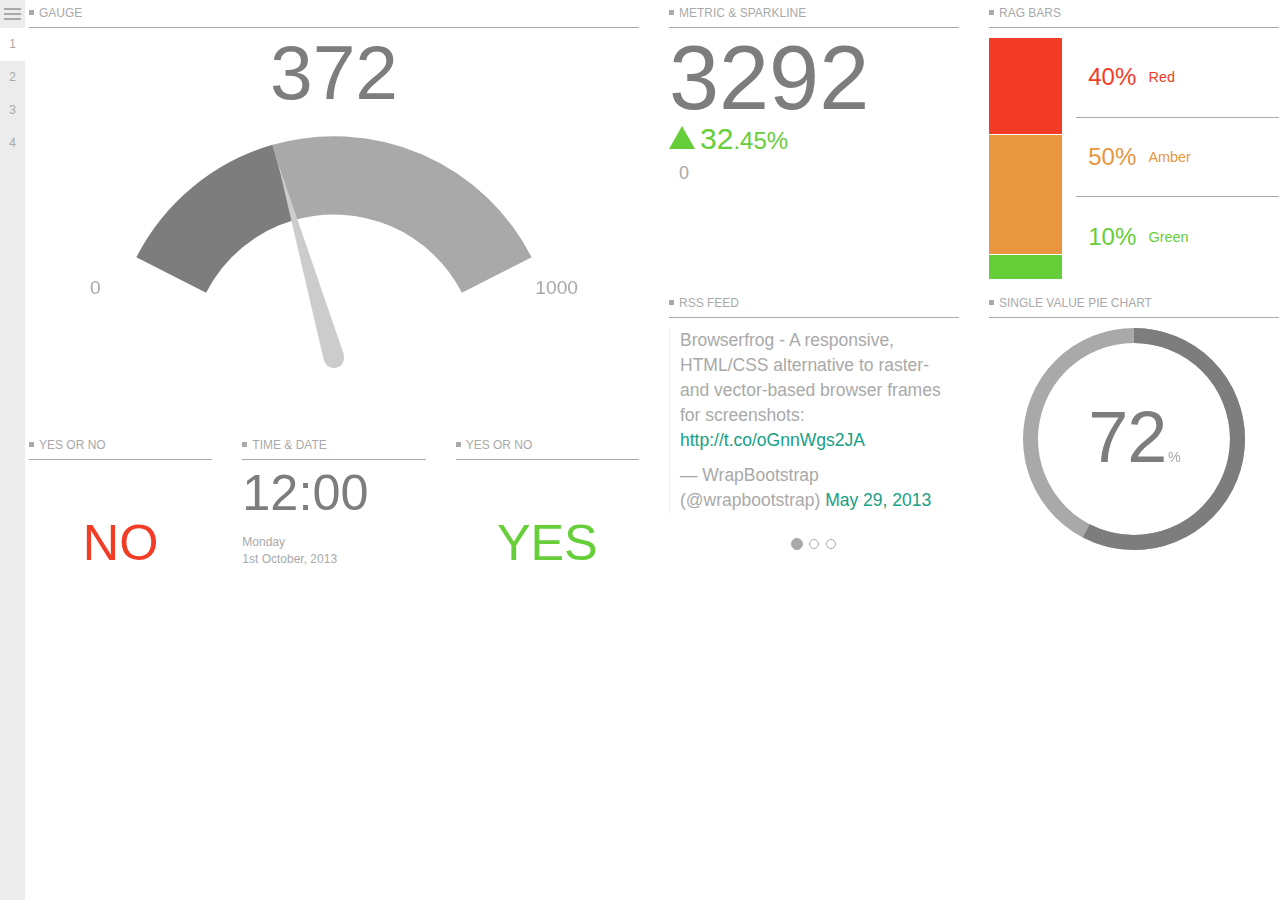
<file: layouts/w/layout-1.html>
<!DOCTYPE html>
<html lang="en">
<head>
		<meta http-equiv="X-UA-Compatible" content="IE=edge">
    <meta charset="utf-8">
    <title>Controlfrog - Meaningful Metrics</title>
    <meta name="viewport" content="width=device-width, initial-scale=1.0">

    <link href="../../css/bootstrap.css" rel="stylesheet">
    <link href="../../css/controlfrog.css" rel="stylesheet" media="screen">   
	<link href="../../favicon.ico" rel="shortcut icon" type="image/x-icon" />
	
	<script src="https://code.jquery.com/jquery-1.9.1.min.js"></script>    
	<script src="../../js/moment.js"></script>	
	<script src="../../js/easypiechart.js"></script>
	<script src="../../js/gauge.js"></script>	
	<script src="../../js/chart.js"></script>
	<script src="../../js/jquery.sparklines.js"></script>			
    <script src="../../js/bootstrap.js"></script>
    <script src="../../js/controlfrog-plugins.js"></script>
    
    <!--[if lt IE 9]>
		<script src="../../js/respond.min.js"></script>
		<script src="../../js/excanvas.min.js"></script>
	<![endif]-->
    
    
	<script>
		var themeColour = 'white';
	</script>
    <script src="../../js/controlfrog.js"></script>
</head>
<body class="white">

	<div class="cf-nav cf-nav-state-min">
		<a href="" class="cf-nav-toggle">
			<span class="icon-bar"></span>
			<span class="icon-bar"></span>
			<span class="icon-bar"></span>
		</a>
		
		<ul>
			<li class="current cf-nav-shortcut">
				<a href="layout-1.html" class="current active">
					<span class="cf-nav-min">1</span>
					<span class="cf-nav-max">Layout 1</span>
				</a>
				<!--
				<ul>
					<li><a href="">Sub menu</a></li>
					<li><a href="">Sub menu</a></li>
					<li><a href="">Sub menu</a></li>										
				</ul>
				-->
			</li>
			<li class="cf-nav-shortcut">
				<a href="layout-2.html">
					<span class="cf-nav-min">2</span>
					<span class="cf-nav-max">Layout 2</span>
				</a>
			</li>
			<li class="cf-nav-shortcut">
				<a href="layout-3.html">
					<span class="cf-nav-min">3</span>
					<span class="cf-nav-max">Layout 3</span>
				</a>
			</li>
			<li class="cf-nav-shortcut">
				<a href="layout-4.html">
					<span class="cf-nav-min">4</span>
					<span class="cf-nav-max">Layout 4</span>
				</a>
			</li>
			<li>
				<a href="">
					<span class="cf-nav-min">&bull;</span>				
					<span class="cf-nav-max">Example with no shortcut</span>
				</a>
			</li>
		</ul>
	</div>
	
	<div class="cf-container cf-nav-active">

		<div class="row">
			<div class="col-sm-6 cf-item">
				<div class="inner">
					<header>
						<p><span></span>Gauge</p>
					</header>
					<div class="content cf-gauge" id="cf-gauge-1">
						<div class="val-current">
							<div class="metric" id="cf-gauge-1-m">0</div>
						</div>
						<div class="canvas">
							<canvas id="cf-gauge-1-g"></canvas>
						</div>
						<div class="val-min">
							<div class="metric-small">0</div>
						</div>
						<div class="val-max">
							<div class="metric-small">0</div>						
						</div>
					</div>
				</div> <!-- //end inner -->
				<div class="row">
					<div class="col-sm-4 cf-item">
						<header>
	<p><span></span>Yes or no</p>
</header>
<div class="content">
	<div class="cf-yn">
		<div class="metric m-red">
			No
		</div>
	</div>
</div>

					</div> <!-- //end cf-item -->
					<div class="col-sm-4 cf-item">
						<!--
	Display the time and date
	For 12hr clock add class 'cf-td-12' to the 'cf-td' div
-->

<header>
	<p><span></span>Time &amp; date</p>
</header>
<div class="content">
	<div class="cf-td">
	<!-- <div class="cf-td cf-td-12">-->
		<div class="cf-td-time metric">12:00</div>
		<div class="cf-td-dd">
			<p class="cf-td-day metric-small">Monday</p>
			<p class="cf-td-date metric-small">1st October, 2013</p>
		</div>
	</div>
</div>
					</div> <!-- //end cf-item -->
					<div class="col-sm-4 cf-item">
						<header>
	<p><span></span>Yes or no</p>
</header>
<div class="content">
	<div class="cf-yn yn-y">
		<div class="metric m-green">
			Yes
		</div>
	</div>
</div>
					</div> <!-- //end cf-item -->					
				</div> <!-- // end row -->
			</div> <!-- //end col -->
			<div class="col-sm-6 cf-item">
				<div class="row">
					<div class="col-sm-12">
						<div class="row">
							<div class="col-sm-6 cf-item">
								<header>
									<p><span></span>Metric &amp; Sparkline</p>
								</header>
								<div class="content">
									<div class="cf-svmc-sparkline">
										<div class="cf-svmc">
											<div class="metric">3292</div>
											<div class="change m-green metric-small">
												<div class="arrow-up"></div>
												<span class="large">32<span class="small">.45%</span></span>
											</div>
										</div>
										<div class="cf-sparkline clearfix">
											<div id="spark-1" class="sparkline"></div>
											<div class="sparkline-value">
												<div class="metric-small">0</div>
											</div>
										</div>
									</div>
								</div>
							</div> <!-- //end cf-item -->
							<div class="col-sm-6 cf-item">
								<header>
									<p><span></span>RAG Bars</p>
								</header>
								<div class="content">
									<div id="cf-rag-1" class="cf-rag"></div>
								</div>
							</div> <!-- //end cf-item -->
						</div> <!-- //end row -->
						<div class="row">
							<div class="col-sm-6 cf-item">
								<header>
									<p><span></span>RSS Feed</p>
								</header>
								<div class="content cf-rss">
									<div id="cf-rss-1" class="carousel slide" data-ride="carousel">
										<div class="carousel-inner">
											<div class="item active">
												<blockquote class="twitter-tweet" lang="en"><p>Browserfrog - A responsive, HTML/CSS alternative to raster- and vector-based browser frames for screenshots: <a href="http://t.co/oGnnWgs2JA">http://t.co/oGnnWgs2JA</a></p>&mdash; WrapBootstrap (@wrapbootstrap) <a href="https://twitter.com/wrapbootstrap/statuses/339847006212194305">May 29, 2013</a></blockquote>
											</div>
											<div class="item">
												<blockquote class="twitter-tweet" lang="en"><p>Browserfrog - A responsive, HTML/CSS alternative to raster- and vector-based browser frames for screenshots: <a href="http://t.co/oGnnWgs2JA">http://t.co/oGnnWgs2JA</a></p>&mdash; WrapBootstrap (@wrapbootstrap) <a href="https://twitter.com/wrapbootstrap/statuses/339847006212194305">May 29, 2013</a></blockquote>
											</div>
											<div class="item">
												<blockquote class="twitter-tweet" lang="en"><p>Browserfrog - A responsive, HTML/CSS alternative to raster- and vector-based browser frames for screenshots: <a href="http://t.co/oGnnWgs2JA">http://t.co/oGnnWgs2JA</a></p>&mdash; WrapBootstrap (@wrapbootstrap) <a href="https://twitter.com/wrapbootstrap/statuses/339847006212194305">May 29, 2013</a></blockquote>
											</div>
										</div>
										<ol class="carousel-indicators">
											<li data-target="#cf-rss-1" data-slide-to="0" class="active"></li>
											<li data-target="#cf-rss-1" data-slide-to="1"></li>
											<li data-target="#cf-rss-1" data-slide-to="2"></li>
										</ol>
									</div>
								</div>
							</div> <!-- //end cf-item -->
							<div class="col-sm-6 cf-item">
								<header>
									<p><span></span>Single value pie chart</p>
								</header>
								<div class="content cf-svp clearfix" id="svp-1">
									<div class="chart" data-percent="72" data-layout="l-3"></div>
									<div class="metrics">
										<span class="metric">72</span>
										<span class="metric-small">%</span>
									</div>
								</div>
							</div> <!-- //end cf-item -->
						</div> <!-- //end row -->						
					</div> <!-- //end col -->
				</div> <!-- //end row -->
			</div> <!-- //end col -->
		</div>
	</div> <!-- //end container -->

</body>
</html>
</file>
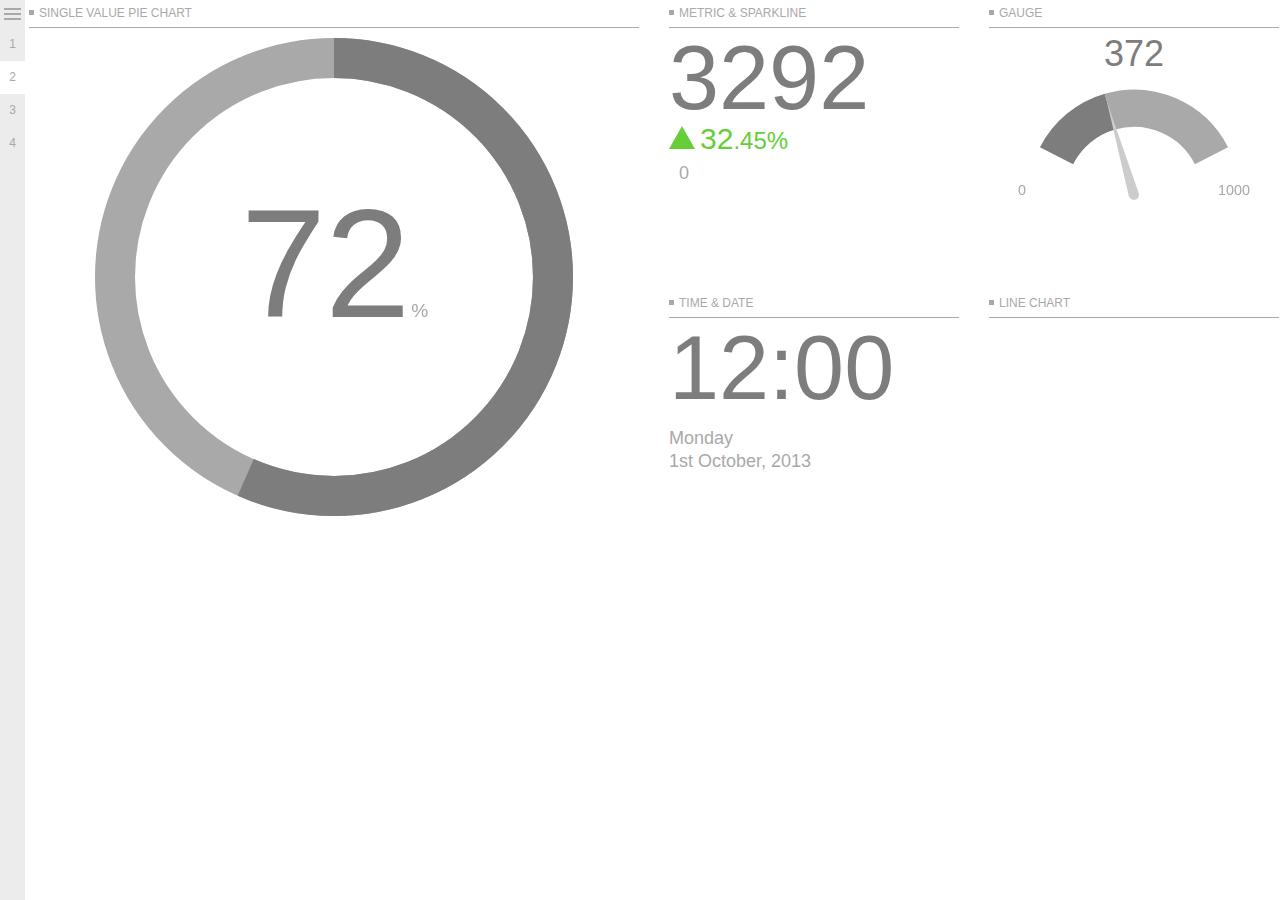
<file: layouts/w/layout-2.html>
<!DOCTYPE html>
<html lang="en">
<head>
		<meta http-equiv="X-UA-Compatible" content="IE=edge">
    <meta charset="utf-8">
    <title>Controlfrog - Meaningful Metrics</title>
    <meta name="viewport" content="width=device-width, initial-scale=1.0">

    <link href="../../css/bootstrap.css" rel="stylesheet">
    <link href="../../css/controlfrog.css" rel="stylesheet" media="screen">   
	<link href="../../favicon.ico" rel="shortcut icon" type="image/x-icon" />
	
	<script src="https://code.jquery.com/jquery-1.9.1.min.js"></script>    
	<script src="../../js/moment.js"></script>	
	<script src="../../js/easypiechart.js"></script>
	<script src="../../js/gauge.js"></script>	
	<script src="../../js/chart.js"></script>
	<script src="../../js/jquery.sparklines.js"></script>			
    <script src="../../js/bootstrap.js"></script>
    <script src="../../js/controlfrog-plugins.js"></script>
    
    <!--[if lt IE 9]>
		<script src="../../js/respond.min.js"></script>
		<script src="../../js/excanvas.min.js"></script>
	<![endif]-->
    
    
	<script>
		var themeColour = 'white';
	</script>
    <script src="../../js/controlfrog.js"></script>
</head>
<body class="white">
	
	<div class="cf-nav cf-nav-state-min">
		<a href="" class="cf-nav-toggle">
			<span class="icon-bar"></span>
			<span class="icon-bar"></span>
			<span class="icon-bar"></span>
		</a>
		
		<ul>
			<li class="cf-nav-shortcut">
				<a href="/layouts/w/layout-1.html">
					<span class="cf-nav-min">1</span>
					<span class="cf-nav-max">Layout 1</span>
				</a>
				<!--
				<ul>
					<li><a href="">Sub menu</a></li>
					<li><a href="">Sub menu</a></li>
					<li><a href="">Sub menu</a></li>										
				</ul>
				-->
			</li>
			<li class="current cf-nav-shortcut">
				<a href="layout-2.html" class="current active">
					<span class="cf-nav-min">2</span>
					<span class="cf-nav-max">Layout 2</span>
				</a>
			</li>
			<li class="cf-nav-shortcut">
				<a href="layout-3.html">
					<span class="cf-nav-min">3</span>
					<span class="cf-nav-max">Layout 3</span>
				</a>
			</li>
			<li class="cf-nav-shortcut">
				<a href="layout-4.html">
					<span class="cf-nav-min">4</span>
					<span class="cf-nav-max">Layout 4</span>
				</a>
			</li>
			<li>
				<a href="">
					<span class="cf-nav-min">&bull;</span>				
					<span class="cf-nav-max">Example with no shortcut</span>
				</a>
			</li>
		</ul>
	</div>
	
	<div class="cf-container cf-nav-active">

		<div class="row">
			<div class="col-sm-6 cf-item">
				<header>
					<p><span></span>Single value pie chart</p>
				</header>
				<div class="content cf-svp clearfix" id="svp-1">
					<div class="chart" data-percent="72" data-layout="l-6">
						<div class="metrics">
							<span class="metric">72</span>
							<span class="metric-small">%</span>
						</div>
					</div>
				</div>
			</div> <!-- //end col -->
			<div class="col-sm-6 cf-item">
				<div class="row">
					<div class="col-sm-12">
						<div class="row">
							<div class="col-sm-6 cf-item">
								<header>
									<p><span></span>Metric &amp; Sparkline</p>
								</header>
								<div class="content">
									<div class="cf-svmc-sparkline">
										<div class="cf-svmc">
											<div class="metric">3292</div>
											<div class="change m-green metric-small">
												<div class="arrow-up"></div>
												<span class="large">32<span class="small">.45%</span></span>
											</div>
										</div>
										<div class="cf-sparkline clearfix">
											<div id="spark-1" class="sparkline"></div>
											<div class="sparkline-value">
												<div class="metric-small">0</div>
											</div>
										</div>
									</div>
								</div>
							</div> <!-- //end cf-item -->
							<div class="col-sm-6 cf-item">
								<header>
									<p><span></span>Gauge</p>
								</header>
								<div class="content cf-gauge" id="cf-gauge-1">
									<div class="val-current">
										<div class="metric" id="cf-gauge-1-m">0</div>
									</div>
									<div class="canvas">
										<canvas id="cf-gauge-1-g"></canvas>
									</div>
									<div class="val-min">
										<div class="metric-small">0</div>
									</div>
									<div class="val-max">
										<div class="metric-small">0</div>						
									</div>
								</div>
							</div> <!-- //end cf-item -->
						</div> <!-- //end row -->
						<div class="row">
							<div class="col-sm-6 cf-item">
								<!--
	Display the time and date
	For 12hr clock add class 'cf-td-12' to the 'cf-td' div
-->

<header>
	<p><span></span>Time &amp; date</p>
</header>
<div class="content">
	<div class="cf-td cf-td-12">
		<div class="cf-td-time metric">12:00</div>
		<div class="cf-td-dd">
			<p class="cf-td-day metric-small">Monday</p>
			<p class="cf-td-date metric-small">1st October, 2013</p>
		</div>
	</div>
</div>
							</div> <!-- //end cf-item -->
							<div class="col-sm-6 cf-item">
								<header>
									<p><span></span>Line chart</p>
								</header>
								<div class="content cf-line" id="cf-line-1">
									<canvas id="cf-line-1-c" width="0" height="0"></canvas>
								</div>
							</div> <!-- //end cf-item -->
						</div> <!-- //end row -->						
					</div> <!-- //end col -->
				</div> <!-- //end row -->
			</div> <!-- // end cf-item -->
		</div> <!-- //end row -->

	</div> <!-- //end cf-container -->
</body>
</html>
</file>
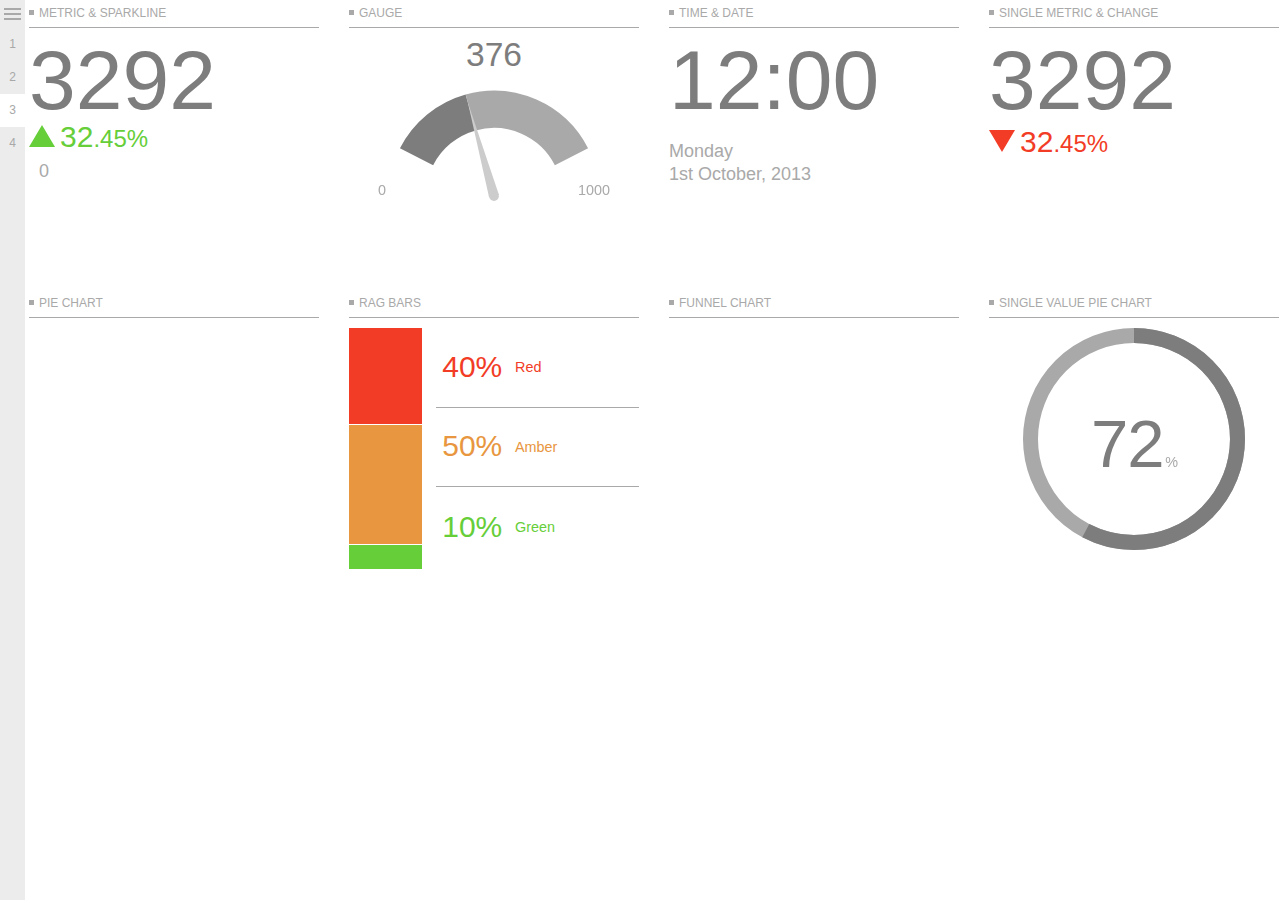
<file: layouts/w/layout-3.html>
<!DOCTYPE html>
<html lang="en">
<head>
		<meta http-equiv="X-UA-Compatible" content="IE=edge">
    <meta charset="utf-8">
    <title>Controlfrog - Meaningful Metrics</title>
    <meta name="viewport" content="width=device-width, initial-scale=1.0">

    <link href="../../css/bootstrap.css" rel="stylesheet">
    <link href="../../css/controlfrog.css" rel="stylesheet" media="screen">   
	<link href="../../favicon.ico" rel="shortcut icon" type="image/x-icon" />
	
	<script src="https://code.jquery.com/jquery-1.9.1.min.js"></script>    
	<script src="../../js/moment.js"></script>	
	<script src="../../js/easypiechart.js"></script>
	<script src="../../js/gauge.js"></script>	
	<script src="../../js/chart.js"></script>
	<script src="../../js/jquery.sparklines.js"></script>			
    <script src="../../js/bootstrap.js"></script>
    <script src="../../js/controlfrog-plugins.js"></script>
    
    <!--[if lt IE 9]>
		<script src="../../js/respond.min.js"></script>
		<script src="../../js/excanvas.min.js"></script>
	<![endif]-->
    
    
	<script>
		var themeColour = 'white';
	</script>
    <script src="../../js/controlfrog.js"></script>
</head>
<body class="white">
	
	<div class="cf-nav cf-nav-state-min">
		<a href="" class="cf-nav-toggle">
			<span class="icon-bar"></span>
			<span class="icon-bar"></span>
			<span class="icon-bar"></span>
		</a>
		
		<ul>
			<li class="cf-nav-shortcut">
				<a href="layout-1.html">
					<span class="cf-nav-min">1</span>
					<span class="cf-nav-max">Layout 1</span>
				</a>
				<!--
				<ul>
					<li><a href="">Sub menu</a></li>
					<li><a href="">Sub menu</a></li>
					<li><a href="">Sub menu</a></li>										
				</ul>
				-->
			</li>
			<li class="cf-nav-shortcut">
				<a href="layout-2.html">
					<span class="cf-nav-min">2</span>
					<span class="cf-nav-max">Layout 2</span>
				</a>
			</li>
			<li class="current cf-nav-shortcut">
				<a href="layout-3.html" class="current active">
					<span class="cf-nav-min">3</span>
					<span class="cf-nav-max">Layout 3</span>
				</a>
			</li>
			<li class="cf-nav-shortcut">
				<a href="layout-4.html">
					<span class="cf-nav-min">4</span>
					<span class="cf-nav-max">Layout 4</span>
				</a>
			</li>
			<li>
				<a href="">
					<span class="cf-nav-min">&bull;</span>				
					<span class="cf-nav-max">Example with no shortcut</span>
				</a>
			</li>
		</ul>
	</div>
	
	<div class="cf-container cf-nav-active">

		<div class="row">
			<div class="col-sm-3 cf-item">
				<header>
					<p><span></span>Metric &amp; Sparkline</p>
				</header>
				<div class="content">
					<div class="cf-svmc-sparkline">
						<div class="cf-svmc">
							<div class="metric">3292</div>
							<div class="change m-green metric-small">
								<div class="arrow-up"></div>
								<span class="large">32<span class="small">.45%</span></span>
							</div>
						</div>
						<div class="cf-sparkline clearfix">
							<div id="spark-1" class="sparkline"></div>
							<div class="sparkline-value">
								<div class="metric-small">0</div>
							</div>
						</div>
					</div>
				</div>
			</div> <!-- //end cf-item -->
			<div class="col-sm-3 cf-item">
				<header>
					<p><span></span>Gauge</p>
				</header>
				<div class="content cf-gauge" id="cf-gauge-1">
					<div class="val-current">
						<div class="metric" id="cf-gauge-1-m">0</div>
					</div>
					<div class="canvas">
						<canvas id="cf-gauge-1-g"></canvas>
					</div>
					<div class="val-min">
						<div class="metric-small">0</div>
					</div>
					<div class="val-max">
						<div class="metric-small">0</div>						
					</div>
				</div>
			</div> <!-- //end cf-item -->
			<div class="col-sm-3 cf-item">
				<!--
	Display the time and date
	For 12hr clock add class 'cf-td-12' to the 'cf-td' div
-->

<header>
	<p><span></span>Time &amp; date</p>
</header>
<div class="content">
	<div class="cf-td">
	<!-- <div class="cf-td cf-td-12">-->
		<div class="cf-td-time metric">12:00</div>
		<div class="cf-td-dd">
			<p class="cf-td-day metric-small">Monday</p>
			<p class="cf-td-date metric-small">1st October, 2013</p>
		</div>
	</div>
</div>
			</div> <!-- //end cf-item -->
			<div class="col-sm-3 cf-item">
				<header>
					<p><span></span>Single metric &amp; change</p>
				</header>
				<div class="content">
					<div class="cf-svmc">
						<div class="metric">3292</div>
						<div class="change m-red metric-small">
							<div class="arrow-down"></div>
							<span class="large">32<span class="small">.45%</span></span>
						</div>
					</div>
				</div>
			</div> <!-- //end cf-item -->
		</div> <!-- //end row -->
	
		<div class="row">
			<div class="col-sm-3 cf-item">
				<header>
					<p><span></span>Pie chart</p>
				</header>
				<div class="content cf-pie" id="cf-pie-1">
					<canvas id="cf-pie-1-c" width="0" height="0"></canvas>
				</div>
			</div> <!-- //end cf-item -->
			<div class="col-sm-3 cf-item">
				<header>
					<p><span></span>RAG Bars</p>
				</header>
				<div class="content">
					<div id="cf-rag-1" class="cf-rag"></div>
				</div>
			</div> <!-- //end cf-item -->
			<div class="col-sm-3 cf-item">
				<header>
					<p><span></span>Funnel Chart</p>
				</header>
				<div class="content">
					<div id="cf-funnel-1" class="cf-funnel"></div>
				</div>
			</div> <!-- //end cf-item -->
			<div class="col-sm-3 cf-item">
				<header>
					<p><span></span>Single value pie chart</p>
				</header>
				<div class="content cf-svp clearfix" id="svp-1">
					<div class="chart" data-percent="72" data-layout="l-3"></div>
					<div class="metrics">
						<span class="metric">72</span>
						<span class="metric-small">%</span>
					</div>
				</div>
			</div> <!-- //end cf-item -->
		</div> <!-- //end row -->

	</div> <!-- //end container -->

</body>
</html>
</file>
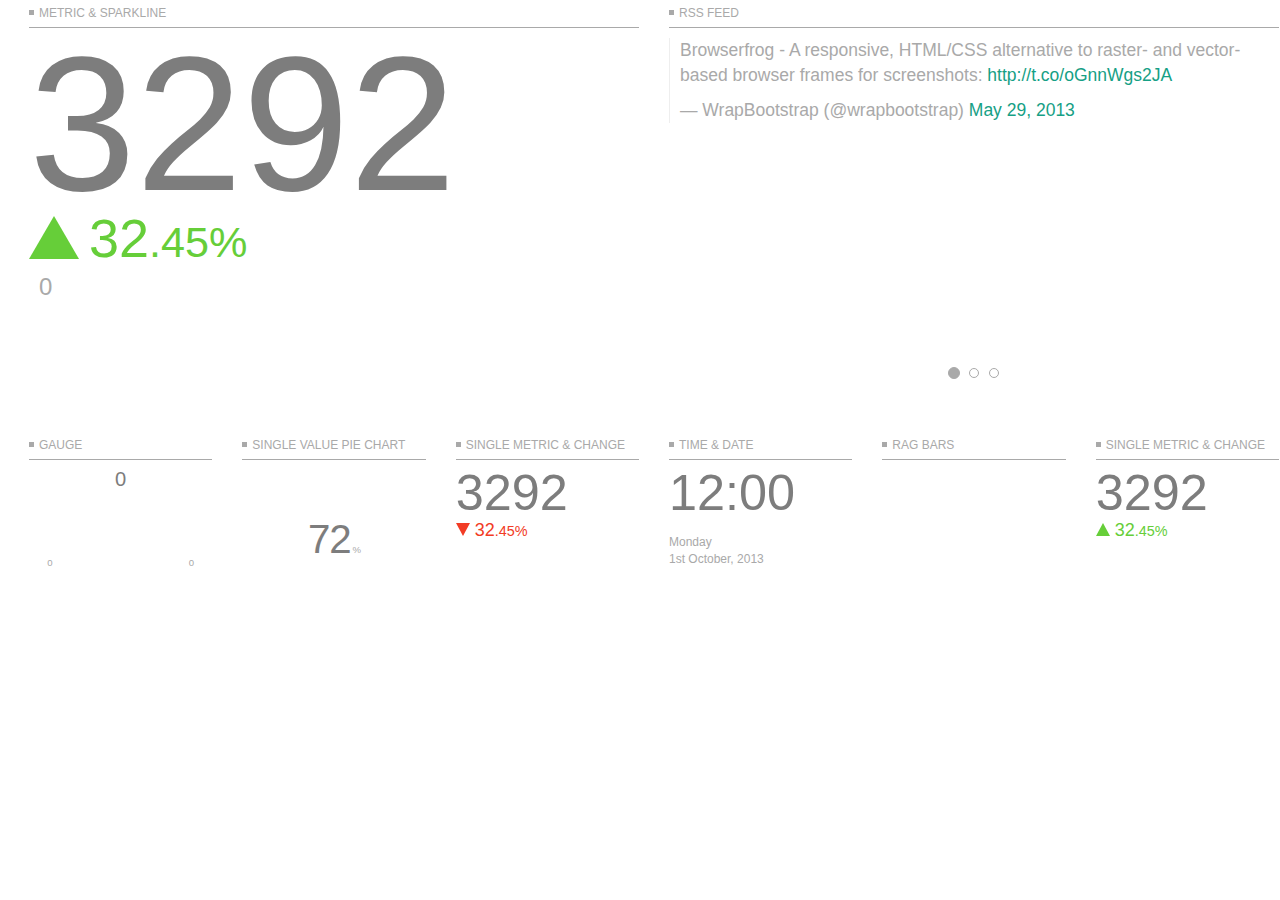
<file: layouts/w/layout-4.html>
<!DOCTYPE html>
<html lang="en">
<head>
		<meta http-equiv="X-UA-Compatible" content="IE=edge">
    <meta charset="utf-8">
    <title>Controlfrog - Meaningful Metrics</title>
    <meta name="viewport" content="width=device-width, initial-scale=1.0">

    <link href="../../css/bootstrap.css" rel="stylesheet">
	<link href="../../favicon.ico" rel="shortcut icon" type="image/x-icon" />
	
	<script src="https://code.jquery.com/jquery-1.9.1.min.js"></script>
	
	<link href="../../css/controlfrog.css" rel="stylesheet" media="screen"> 
    
    <!--[if lt IE 9]>
		<script src="../../js/respond.min.js"></script>
		<script src="../../js/excanvas.min.js"></script>
	<![endif]-->
    
    
	<script>
		var themeColour = 'white';
	</script>
    <script src="../../js/controlfrog.js"></script>
</head>
<body class="white">
	
	
	
	<div class="cf-container cf-nav-active">

		<div class="row">
			<div class="col-sm-6 cf-item">
				<div class="inner">
					<header>
					<p><span></span>Metric &amp; Sparkline</p>
					</header>
					<div class="content">
						<div class="cf-svmc-sparkline">
							<div class="cf-svmc">
								<div class="metric">3292</div>
								<div class="change m-green metric-small">
									<div class="arrow-up"></div>
									<span class="large">32<span class="small">.45%</span></span>
								</div>
							</div>
							<div class="cf-sparkline clearfix">
								<div id="spark-1" class="sparkline"></div>
								<div class="sparkline-value">
									<div class="metric-small">0</div>
								</div>
							</div>
						</div>
					</div>
				</div> <!-- //end inner -->
				<div class="row">
					<div class="col-sm-4 cf-item">
						<header>
							<p><span></span>Gauge</p>
						</header>
						<div class="content cf-gauge" id="cf-gauge-1">
							<div class="val-current">
								<div class="metric" id="cf-gauge-1-m">0</div>
							</div>
							<div class="canvas">
								<canvas id="cf-gauge-1-g"></canvas>
							</div>
							<div class="val-min">
								<div class="metric-small">0</div>
							</div>
							<div class="val-max">
								<div class="metric-small">0</div>						
							</div>
						</div>
					</div> <!-- //end cf-item -->
					<div class="col-sm-4 cf-item">
						<header>
							<p><span></span>Single value pie chart</p>
						</header>
						<div class="content cf-svp clearfix" id="svp-1">
							<div class="chart" data-percent="72" data-layout="l-6-4"></div>
							<div class="metrics">
								<span class="metric">72</span>
								<span class="metric-small">%</span>
							</div>						
						</div>
					</div> <!-- //end cf-item -->
					<div class="col-sm-4 cf-item">
						<header>
							<p><span></span>Single metric &amp; change</p>
						</header>
						<div class="content">
							<div class="cf-svmc">
								<div class="metric">3292</div>
								<div class="change m-red metric-small">
									<div class="arrow-down"></div>
									<span class="large">32<span class="small">.45%</span></span>
								</div>
							</div>
						</div>
					</div> <!-- //end cf-item -->					
				</div> <!-- // end row -->
			</div> <!-- //end col -->
			<div class="col-sm-6 cf-item">
				<div class="inner">
					<header>
						<p><span></span>RSS Feed</p>
					</header>
					<div class="content cf-rss">
						<div id="cf-rss-5" class="carousel slide" data-ride="carousel">
							<div class="carousel-inner">
								<div class="item active">
									<blockquote class="twitter-tweet" lang="en"><p>Browserfrog - A responsive, HTML/CSS alternative to raster- and vector-based browser frames for screenshots: <a href="http://t.co/oGnnWgs2JA">http://t.co/oGnnWgs2JA</a></p>&mdash; WrapBootstrap (@wrapbootstrap) <a href="https://twitter.com/wrapbootstrap/statuses/339847006212194305">May 29, 2013</a></blockquote>
								</div>
								<div class="item">
									<blockquote class="twitter-tweet" lang="en"><p>Browserfrog - A responsive, HTML/CSS alternative to raster- and vector-based browser frames for screenshots: <a href="http://t.co/oGnnWgs2JA">http://t.co/oGnnWgs2JA</a></p>&mdash; WrapBootstrap (@wrapbootstrap) <a href="https://twitter.com/wrapbootstrap/statuses/339847006212194305">May 29, 2013</a></blockquote>
								</div>
								<div class="item">
									<blockquote class="twitter-tweet" lang="en"><p>Browserfrog - A responsive, HTML/CSS alternative to raster- and vector-based browser frames for screenshots: <a href="http://t.co/oGnnWgs2JA">http://t.co/oGnnWgs2JA</a></p>&mdash; WrapBootstrap (@wrapbootstrap) <a href="https://twitter.com/wrapbootstrap/statuses/339847006212194305">May 29, 2013</a></blockquote>
								</div>
							</div>
							<ol class="carousel-indicators">
								<li data-target="#cf-rss-5" data-slide-to="0" class="active"></li>
								<li data-target="#cf-rss-5" data-slide-to="1"></li>
								<li data-target="#cf-rss-5" data-slide-to="2"></li>
							</ol>
						</div>
					</div>
				</div> <!-- //end inner -->
				<div class="row">
					<div class="col-sm-4 cf-item">
						<!--
	Display the time and date
	For 12hr clock add class 'cf-td-12' to the 'cf-td' div
-->

<header>
	<p><span></span>Time &amp; date</p>
</header>
<div class="content">
	<div class="cf-td cf-td-12">
		<div class="cf-td-time metric">12:00</div>
		<div class="cf-td-dd">
			<p class="cf-td-day metric-small">Monday</p>
			<p class="cf-td-date metric-small">1st October, 2013</p>
		</div>
	</div>
</div>
					</div> <!-- //end cf-item -->
					<div class="col-sm-4 cf-item">
						<header>
							<p><span></span>RAG Bars</p>
						</header>
						<div class="content">
							<div id="cf-rag-1" class="cf-rag"></div>
						</div>
					</div> <!-- //end cf-item -->
					<div class="col-sm-4 cf-item">
						<header>
	<p><span></span>Single metric &amp; change</p>
</header>
<div class="content">
	<div class="cf-svmc">
		<div class="metric">3292</div>
		<div class="change m-green metric-small">
			<div class="arrow-up"></div>
			<span class="large">32<span class="small">.45%</span></span>
		</div>
	</div>
</div>

					</div> <!-- //end cf-item -->					
				</div> <!-- // end row -->
			</div> <!-- //end col -->
		</div>
	</div> <!-- //end container -->

</body>
</html>
</file>
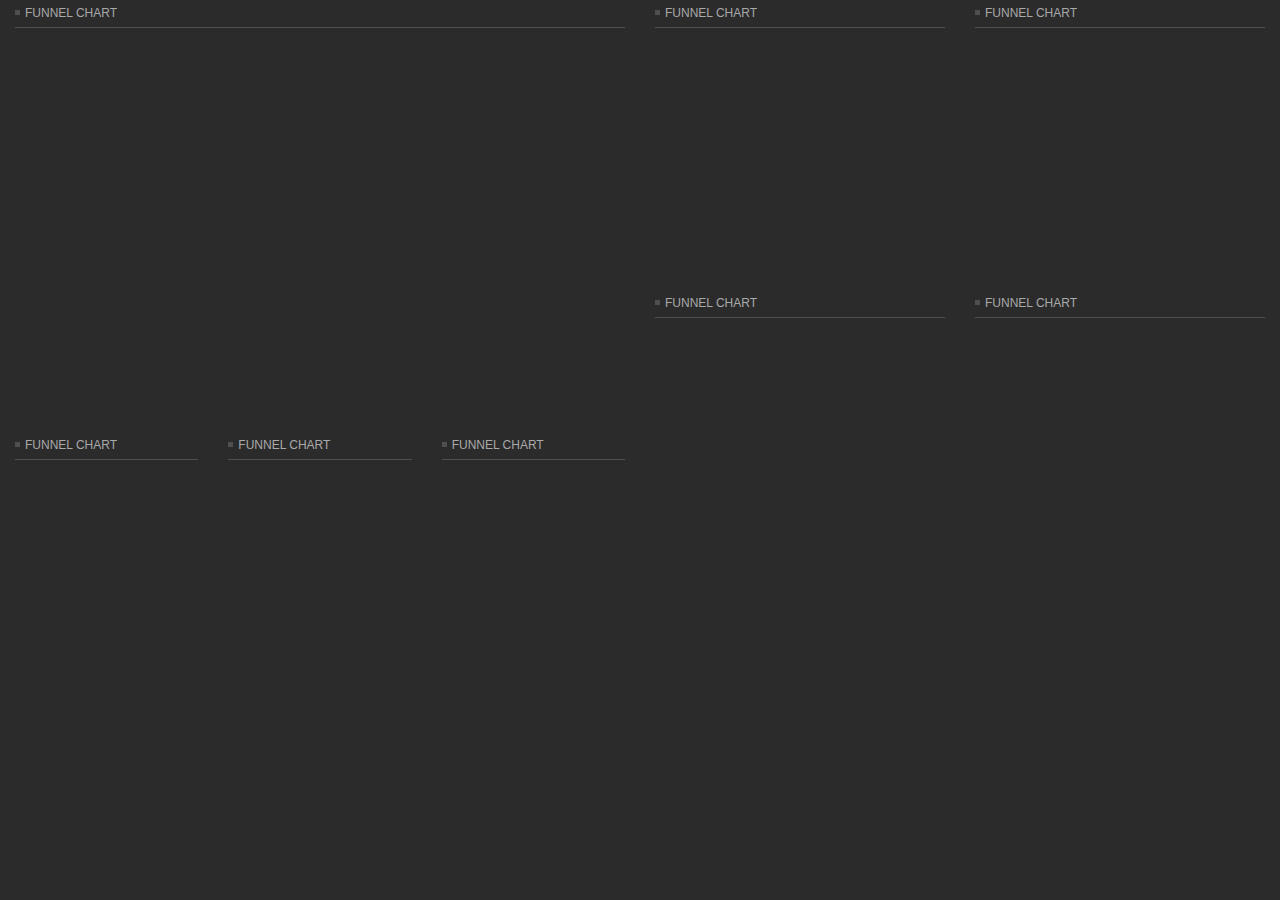
<file: tests/cf-funnel/bl1.html>
<!DOCTYPE html>
<html lang="en">
<head>
		<meta http-equiv="X-UA-Compatible" content="IE=edge">
    <meta charset="utf-8">
    <title>Controlfrog - Meaningful Metrics</title>
    <meta name="viewport" content="width=device-width, initial-scale=1.0">

    <link href="../../css/bootstrap.css" rel="stylesheet">
    <link href="../../css/controlfrog.css" rel="stylesheet" media="screen">   
	<link href="../../favicon.ico" rel="shortcut icon" type="image/x-icon" />
	
	<script src="//code.jquery.com/jquery-1.9.1.min.js"></script>    
	<script src="../../js/moment.js"></script>	
	<script src="../../js/easypiechart.js"></script>
	<script src="../../js/gauge.js"></script>	
	<script src="../../js/chart.js"></script>
	<script src="../../js/jquery.sparklines.js"></script>			
    <script src="../../js/bootstrap.js"></script>
    <script src="../../js/controlfrog-plugins.js"></script>
    
    <!--[if lt IE 9]>
		<script src="../../js/respond.min.js"></script>
		<script src="../../js/excanvas.min.js"></script>
	<![endif]-->
    
    
	<script>
		var themeColour = 'black';
	</script>
    <script src="../../js/controlfrog.js"></script>
</head>
<body class="black">
	
	<div class="cf-container">

		<div class="row">
			<div class="col-sm-6 cf-item">
				<div class="inner">
					<header>
						<p><span></span>Funnel Chart</p>
					</header>
					<div class="content">
						<div id="cf-funnel-1" class="cf-funnel"></div>
					</div>
				</div> <!-- //end inner -->
				<div class="row">
					<div class="col-sm-4 cf-item">
						<header>
							<p><span></span>Funnel Chart</p>
						</header>
						<div class="content">
							<div id="cf-funnel-2" class="cf-funnel"></div>
						</div>
					</div> <!-- //end cf-item -->
					<div class="col-sm-4 cf-item">
						<header>
							<p><span></span>Funnel Chart</p>
						</header>
						<div class="content">
							<div id="cf-funnel-3" class="cf-funnel"></div>
						</div>
					</div> <!-- //end cf-item -->
					<div class="col-sm-4 cf-item">
						<header>
							<p><span></span>Funnel Chart</p>
						</header>
						<div class="content">
							<div id="cf-funnel-4" class="cf-funnel"></div>
						</div>
					</div> <!-- //end cf-item -->					
				</div> <!-- // end row -->
			</div> <!-- //end col -->
			<div class="col-sm-6 cf-item">
				<div class="row">
					<div class="col-sm-12">
						<div class="row">
							<div class="col-sm-6 cf-item">
								<header>
									<p><span></span>Funnel Chart</p>
								</header>
								<div class="content">
									<div id="cf-funnel-5" class="cf-funnel"></div>
								</div>
							</div> <!-- //end cf-item -->
							<div class="col-sm-6 cf-item">
								<header>
									<p><span></span>Funnel Chart</p>
								</header>
								<div class="content">
									<div id="cf-funnel-6" class="cf-funnel"></div>
								</div>
							</div> <!-- //end cf-item -->
						</div> <!-- //end row -->
						<div class="row">
							<div class="col-sm-6 cf-item">
								<header>
									<p><span></span>Funnel Chart</p>
								</header>
								<div class="content">
									<div id="cf-funnel-7" class="cf-funnel"></div>
								</div>
							</div> <!-- //end cf-item -->
							<div class="col-sm-6 cf-item">
								<header>
									<p><span></span>Funnel Chart</p>
								</header>
								<div class="content">
									<div id="cf-funnel-8" class="cf-funnel"></div>
								</div>
							</div> <!-- //end cf-item -->
						</div> <!-- //end row -->						
					</div> <!-- //end col -->
				</div> <!-- //end row -->
			</div> <!-- //end col -->
		</div>
	</div> <!-- //end container -->

</body>
</html>
</file>
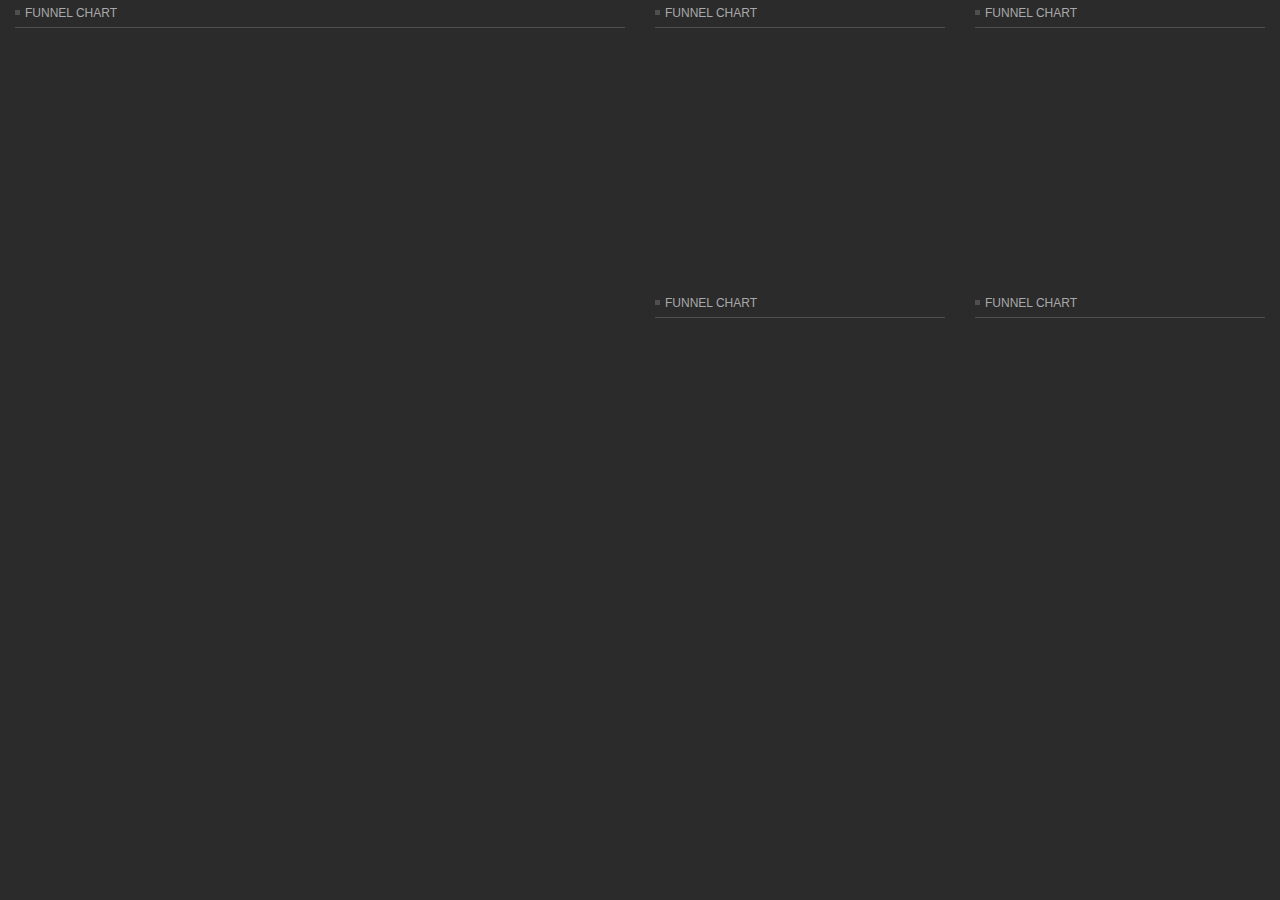
<file: tests/cf-funnel/bl2.html>
<!DOCTYPE html>
<html lang="en">
<head>
		<meta http-equiv="X-UA-Compatible" content="IE=edge">
    <meta charset="utf-8">
    <title>Controlfrog - Meaningful Metrics</title>
    <meta name="viewport" content="width=device-width, initial-scale=1.0">

    <link href="../../css/bootstrap.css" rel="stylesheet">
    <link href="../../css/controlfrog.css" rel="stylesheet" media="screen">   
	<link href="../../favicon.ico" rel="shortcut icon" type="image/x-icon" />
	
	<script src="//code.jquery.com/jquery-1.9.1.min.js"></script>    
	<script src="../../js/moment.js"></script>	
	<script src="../../js/easypiechart.js"></script>
	<script src="../../js/gauge.js"></script>	
	<script src="../../js/chart.js"></script>
	<script src="../../js/jquery.sparklines.js"></script>			
    <script src="../../js/bootstrap.js"></script>
    <script src="../../js/controlfrog-plugins.js"></script>
    
    <!--[if lt IE 9]>
		<script src="../../js/respond.min.js"></script>
		<script src="../../js/excanvas.min.js"></script>
	<![endif]-->
    
    
	<script>
		var themeColour = 'black';
	</script>
    <script src="../../js/controlfrog.js"></script>
</head>
<body class="black">
	
	<div class="cf-container">

		<div class="row">
			<div class="col-sm-6 cf-item">
				<header>
					<p><span></span>Funnel Chart</p>
				</header>
				<div class="content">
					<div id="cf-funnel-1" class="cf-funnel"></div>
				</div>
			</div> <!-- //end col -->
			<div class="col-sm-6 cf-item">
				<div class="row">
					<div class="col-sm-12">
						<div class="row">
							<div class="col-sm-6 cf-item">
								<header>
									<p><span></span>Funnel Chart</p>
								</header>
								<div class="content">
									<div id="cf-funnel-2" class="cf-funnel"></div>
								</div>
							</div> <!-- //end cf-item -->
							<div class="col-sm-6 cf-item">
								<header>
									<p><span></span>Funnel Chart</p>
								</header>
								<div class="content">
									<div id="cf-funnel-3" class="cf-funnel"></div>
								</div>
							</div> <!-- //end cf-item -->
						</div> <!-- //end row -->
						<div class="row">
							<div class="col-sm-6 cf-item">
								<header>
									<p><span></span>Funnel Chart</p>
								</header>
								<div class="content">
									<div id="cf-funnel-4" class="cf-funnel"></div>
								</div>
							</div> <!-- //end cf-item -->
							<div class="col-sm-6 cf-item">
								<header>
									<p><span></span>Funnel Chart</p>
								</header>
								<div class="content">
									<div id="cf-funnel-5" class="cf-funnel"></div>
								</div>
							</div> <!-- //end cf-item -->
						</div> <!-- //end row -->						
					</div> <!-- //end col -->
				</div> <!-- //end row -->
			</div> <!-- // end cf-item -->
		</div> <!-- //end row -->

	</div> <!-- //end cf-container -->
</body>
</html>
</file>
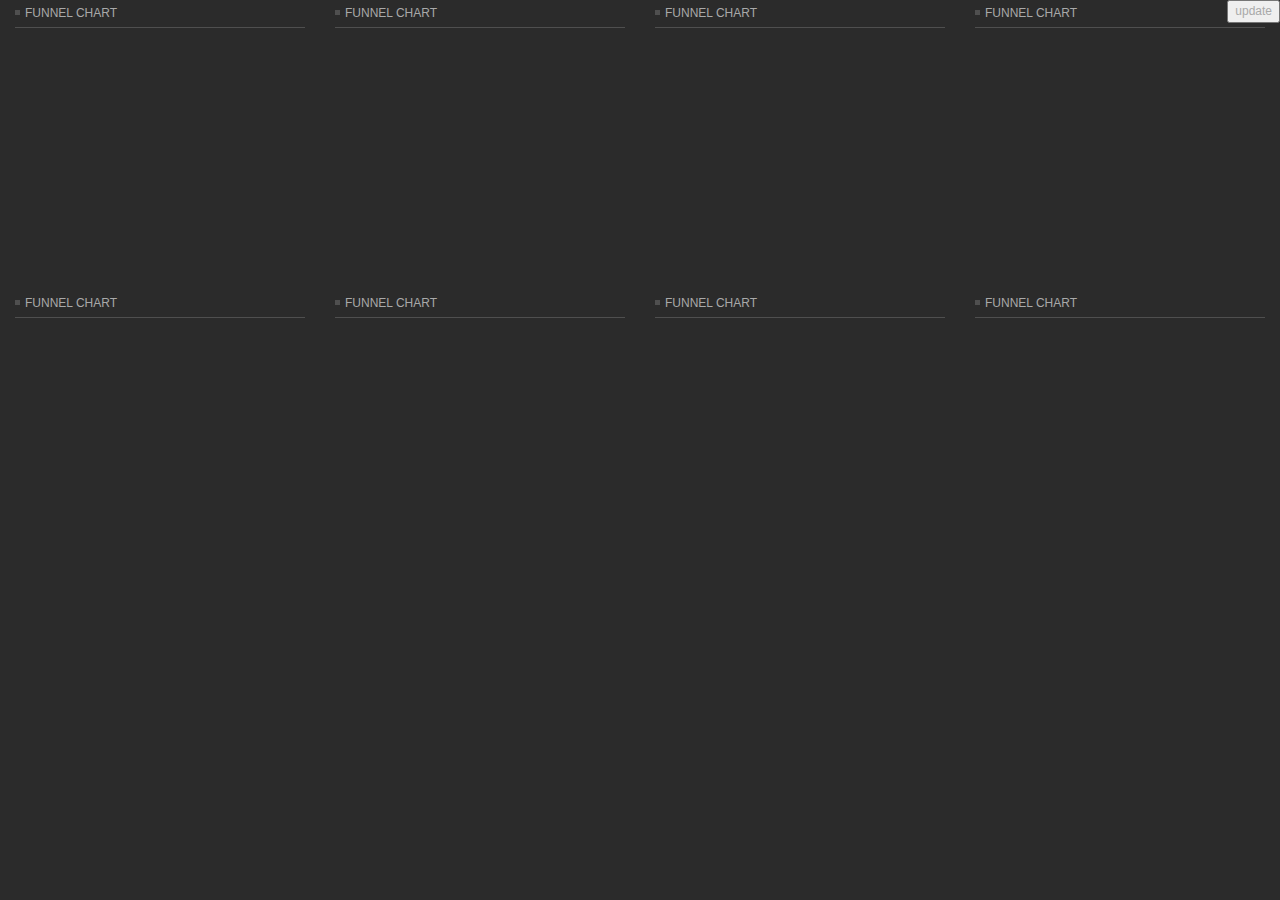
<file: tests/cf-funnel/bl3.html>
<!DOCTYPE html>
<html lang="en">
<head>
		<meta http-equiv="X-UA-Compatible" content="IE=edge">
    <meta charset="utf-8">
    <title>Controlfrog - Meaningful Metrics</title>
    <meta name="viewport" content="width=device-width, initial-scale=1.0">

    <link href="../../css/bootstrap.css" rel="stylesheet">
    <link href="../../css/controlfrog.css" rel="stylesheet" media="screen">   
	<link href="../../favicon.ico" rel="shortcut icon" type="image/x-icon" />
	
	<script src="//code.jquery.com/jquery-1.9.1.min.js"></script>    
	<script src="../../js/moment.js"></script>	
	<script src="../../js/easypiechart.js"></script>
	<script src="../../js/gauge.js"></script>	
	<script src="../../js/chart.js"></script>
	<script src="../../js/jquery.sparklines.js"></script>			
    <script src="../../js/bootstrap.js"></script>
    <script src="../../js/controlfrog-plugins.js"></script>
    
    <!--[if lt IE 9]>
		<script src="../../js/respond.min.js"></script>
		<script src="../../js/excanvas.min.js"></script>
	<![endif]-->
    
    
	<script>
		var themeColour = 'black';
	</script>
    <script src="../../js/controlfrog.js"></script>
</head>
<body class="black">
	
	<button style="position: absolute; top:0;right:0; z-index: 1000;" id="update">update</button>
	
	<div class="cf-container">

		<div class="row">
			<div class="col-sm-3 cf-item">
				<header>
					<p><span></span>Funnel Chart</p>
				</header>
				<div class="content">
					<div id="cf-funnel-1" class="cf-funnel"></div>
				</div>
			</div> <!-- //end cf-item -->
			<div class="col-sm-3 cf-item">
				<header>
					<p><span></span>Funnel Chart</p>
				</header>
				<div class="content">
					<div id="cf-funnel-2" class="cf-funnel"></div>
				</div>
			</div> <!-- //end cf-item -->
			<div class="col-sm-3 cf-item">
				<header>
					<p><span></span>Funnel Chart</p>
				</header>
				<div class="content">
					<div id="cf-funnel-3" class="cf-funnel"></div>
				</div>
			</div> <!-- //end cf-item -->
			<div class="col-sm-3 cf-item">
				<header>
					<p><span></span>Funnel Chart</p>
				</header>
				<div class="content">
					<div id="cf-funnel-4" class="cf-funnel"></div>
				</div>
			</div> <!-- //end cf-item -->
		</div> <!-- //end row -->
	
		<div class="row">
			<div class="col-sm-3 cf-item">
				<header>
					<p><span></span>Funnel Chart</p>
				</header>
				<div class="content">
					<div id="cf-funnel-5" class="cf-funnel"></div>
				</div>
			</div> <!-- //end cf-item -->
			<div class="col-sm-3 cf-item">
				<header>
					<p><span></span>Funnel Chart</p>
				</header>
				<div class="content">
					<div id="cf-funnel-6" class="cf-funnel"></div>
				</div>
			</div> <!-- //end cf-item -->
			<div class="col-sm-3 cf-item">
				<header>
					<p><span></span>Funnel Chart</p>
				</header>
				<div class="content">
					<div id="cf-funnel-7" class="cf-funnel"></div>
				</div>
			</div> <!-- //end cf-item -->
			<div class="col-sm-3 cf-item">
				<header>
					<p><span></span>Funnel Chart</p>
				</header>
				<div class="content">
					<div id="cf-funnel-8" class="cf-funnel"></div>
				</div>
			</div> <!-- //end cf-item -->
		</div> <!-- //end row -->

	</div> <!-- //end container -->

</body>
</html>
</file>
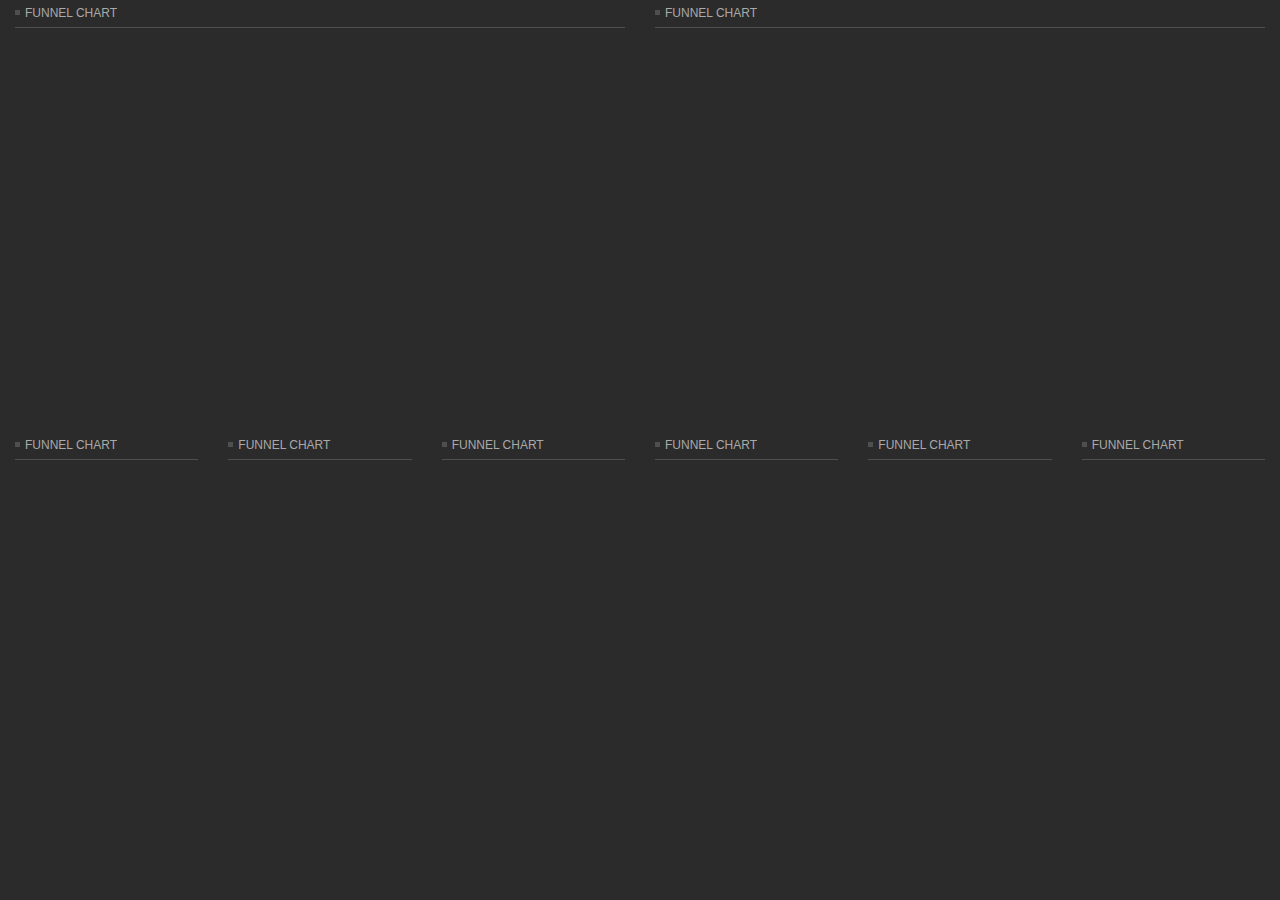
<file: tests/cf-funnel/bl4.html>
<!DOCTYPE html>
<html lang="en">
<head>
		<meta http-equiv="X-UA-Compatible" content="IE=edge">
    <meta charset="utf-8">
    <title>Controlfrog - Meaningful Metrics</title>
    <meta name="viewport" content="width=device-width, initial-scale=1.0">

    <link href="../../css/bootstrap.css" rel="stylesheet">
    <link href="../../css/controlfrog.css" rel="stylesheet" media="screen">   
	<link href="../../favicon.ico" rel="shortcut icon" type="image/x-icon" />
	
	<script src="//code.jquery.com/jquery-1.9.1.min.js"></script>    
	<script src="../../js/moment.js"></script>	
	<script src="../../js/easypiechart.js"></script>
	<script src="../../js/gauge.js"></script>	
	<script src="../../js/chart.js"></script>
	<script src="../../js/jquery.sparklines.js"></script>			
    <script src="../../js/bootstrap.js"></script>
    <script src="../../js/controlfrog-plugins.js"></script>
    
    <!--[if lt IE 9]>
		<script src="../../js/respond.min.js"></script>
		<script src="../../js/excanvas.min.js"></script>
	<![endif]-->
    
    
	<script>
		var themeColour = 'black';
	</script>
    <script src="../../js/controlfrog.js"></script>
</head>
<body class="black">
	
	<div class="cf-container">

		<div class="row">
			<div class="col-sm-6 cf-item">
				<div class="inner">
					<header>
						<p><span></span>Funnel Chart</p>
					</header>
					<div class="content">
						<div id="cf-funnel-1" class="cf-funnel"></div>
					</div>
				</div> <!-- //end inner -->
				<div class="row">
					<div class="col-sm-4 cf-item">
						<header>
							<p><span></span>Funnel Chart</p>
						</header>
						<div class="content">
							<div id="cf-funnel-2" class="cf-funnel"></div>
						</div>
					</div> <!-- //end cf-item -->
					<div class="col-sm-4 cf-item">
						<header>
							<p><span></span>Funnel Chart</p>
						</header>
						<div class="content">
							<div id="cf-funnel-3" class="cf-funnel"></div>
						</div>
					</div> <!-- //end cf-item -->
					<div class="col-sm-4 cf-item">
						<header>
							<p><span></span>Funnel Chart</p>
						</header>
						<div class="content">
							<div id="cf-funnel-4" class="cf-funnel"></div>
						</div>
					</div> <!-- //end cf-item -->					
				</div> <!-- // end row -->
			</div> <!-- //end col -->
			<div class="col-sm-6 cf-item">
				<div class="inner">
					<header>
						<p><span></span>Funnel Chart</p>
					</header>
					<div class="content">
						<div id="cf-funnel-5" class="cf-funnel"></div>
					</div>
				</div> <!-- //end inner -->
				<div class="row">
					<div class="col-sm-4 cf-item">
						<header>
							<p><span></span>Funnel Chart</p>
						</header>
						<div class="content">
							<div id="cf-funnel-6" class="cf-funnel"></div>
						</div>
					</div> <!-- //end cf-item -->
					<div class="col-sm-4 cf-item">
						<header>
							<p><span></span>Funnel Chart</p>
						</header>
						<div class="content">
							<div id="cf-funnel-7" class="cf-funnel"></div>
						</div>
					</div> <!-- //end cf-item -->
					<div class="col-sm-4 cf-item">
						<header>
							<p><span></span>Funnel Chart</p>
						</header>
						<div class="content">
							<div id="cf-funnel-8" class="cf-funnel"></div>
						</div>
					</div> <!-- //end cf-item -->					
				</div> <!-- // end row -->
			</div> <!-- //end col -->
		</div>
	</div> <!-- //end container -->

</body>
</html>
</file>
<file: css/controlfrog.css>
body {
  color: #25394d;
  font-size: 12px; }

a {
  color: #16a085; }

a:hover {
  color: #1abc9c; }

.cf-container {
  width: 100%;
  padding: 0 15px;
  margin: 0 auto;
  overflow: hidden;
  left: 0;
  position: relative;
  -webkit-transition: left 0.3s ease;
  -moz-transition: left 0.3s ease;
  -o-transition: left 0.3s ease;
  transition: left 0.3s ease; }
  .cf-container.cf-nav-active {
    padding: 0 1px 0 29px; }
  .cf-container.cf-nav-state-max {
    left: 230px;
    position: relative;
    -webkit-transition: left 0.3s ease;
    -moz-transition: left 0.3s ease;
    -o-transition: left 0.3s ease;
    transition: left 0.3s ease; }

.cf-nav {
  position: fixed;
  top: 0;
  left: 0;
  width: 25px;
  height: 100%;
  z-index: 100;
  -webkit-transition: width 0.3s ease;
  -moz-transition: width 0.3s ease;
  -o-transition: width 0.3s ease;
  transition: width 0.3s ease; }
  .cf-nav ul {
    list-style-type: none;
    padding: 0;
    margin: 0; }
  .cf-nav a {
    display: block;
    position: relative; }
    .cf-nav a:hover {
      text-decoration: none; }
  .cf-nav .cf-nav-min {
    width: 25px;
    text-align: center;
    display: block;
    padding: 8px 3px; }
    .cf-nav .cf-nav-min:hover {
      text-decoration: none; }
  .cf-nav .cf-nav-max {
    position: absolute;
    top: 0;
    left: 25px;
    width: 225px;
    padding: 8px 10px 8px 0; }
  .cf-nav .icon-bar {
    display: block;
    width: 17px;
    height: 2px;
    margin: 3px 4px 0 4px; }
  .cf-nav .cf-nav-toggle {
    display: block;
    margin: 8px 0 8px 0; }
  .cf-nav ul ul a {
    padding: 8px 3px 8px 25px; }
  .cf-nav a:active {
    outline: none; }

.cf-nav-state-min .cf-nav-max {
  display: none; }
.cf-nav-state-min li {
  display: none; }
  .cf-nav-state-min li.cf-nav-shortcut {
    display: inline-block;
    width: 100%; }

.cf-nav-state-max li {
  display: list-item;
  width: 100%; }
  .cf-nav-state-max li .cf-nav-min,
  .cf-nav-state-max li .cf-nav-max {
    display: inline-block; }
  .cf-nav-state-max li .cf-nav-max {
    width: 200px; }
.cf-nav-state-max.cf-nav {
  width: 250px;
  -webkit-transition: width 0.3s ease;
  -moz-transition: width 0.3s ease;
  -o-transition: width 0.3s ease;
  transition: width 0.3s ease; }

.cf-item header {
  text-transform: uppercase;
  border-bottom: solid 1px; }
  .cf-item header p {
    margin: 5px 0 5px 0;
    white-space: nowrap; }
    .cf-item header p span {
      display: inline-block;
      width: 5px;
      height: 5px;
      margin-bottom: 2px;
      margin-right: 5px; }
.cf-item .content {
  width: 100%;
  margin: 0 auto;
  padding: 10px 0;
  height: 90%;
  position: relative; }

@media (min-width: 768px) {
  .row [class*="col"] .inner {
    height: 70%; }

  .cf-item .content.cf-svp {
    width: 80%; } }
/* Metric sizes */
.metric {
  font-size: 7em;
  line-height: 1; }

.metric-small {
  font-size: 1.5em;
  line-height: 1; }

/* Metric sizes - Layout 1 & 2*/
@media (min-width: 768px) {
  .col-sm-6 .col-sm-12 .col-sm-6 .metric {
    font-size: 4.5em; }
  .col-sm-6 .col-sm-12 .col-sm-6 .metric-small {
    font-size: 1.5em; } }
@media (min-width: 992px) {
  .col-sm-6 .col-sm-12 .col-sm-6 .metric {
    font-size: 6em; } }
@media (min-width: 1200px) {
  .col-sm-6 .col-sm-12 .col-sm-6 .metric {
    font-size: 7.5em; } }
@media (min-width: 1400px) {
  .col-sm-6 .col-sm-12 .col-sm-6 .metric {
    font-size: 9em; } }
@media (min-width: 1600px) {
  .col-sm-6 .col-sm-12 .col-sm-6 .metric {
    font-size: 10.5em; }
  .col-sm-6 .col-sm-12 .col-sm-6 .metric-small {
    font-size: 2em; } }
@media (min-width: 1800px) {
  .col-sm-6 .col-sm-12 .col-sm-6 .metric {
    font-size: 12em; } }
@media (min-width: 2000px) {
  .col-sm-6 .col-sm-12 .col-sm-6 .metric {
    font-size: 13.5em; }
  .col-sm-6 .col-sm-12 .col-sm-6 .metric-small {
    font-size: 3em; } }

@media (min-width: 768px) {
  .col-sm-6 .metric {
    font-size: 10em;
    line-height: 0.9; } }
@media (min-width: 992px) {
  .col-sm-6 .metric {
    font-size: 12em; } }
@media (min-width: 1200px) {
  .col-sm-6 .metric {
    font-size: 16em; }
  .col-sm-6 .metric-small {
    font-size: 2em; } }
@media (min-width: 1400px) {
  .col-sm-6 .metric {
    font-size: 19em; }
  .col-sm-6 .metric-small {
    font-size: 2.5em; } }
@media (min-width: 1600px) {
  .col-sm-6 .metric {
    font-size: 22em; }
  .col-sm-6 .metric-small {
    font-size: 3.5em; } }
@media (min-width: 1800px) {
  .col-sm-6 .metric {
    font-size: 25em; } }
@media (min-width: 2000px) {
  .col-sm-6 .metric {
    font-size: 28em; }
  .col-sm-6 .metric-small {
    font-size: 4.5em; } }
@media (min-width: 768px) {
  .col-sm-6 .col-sm-4 .metric {
    font-size: 3em; }
  .col-sm-6 .col-sm-4 .metric-small {
    font-size: 1em; } }
@media (min-width: 992px) {
  .col-sm-6 .col-sm-4 .metric {
    font-size: 3.5em; } }
@media (min-width: 1200px) {
  .col-sm-6 .col-sm-4 .metric {
    font-size: 4.2em; } }
@media (min-width: 1400px) {
  .col-sm-6 .col-sm-4 .metric {
    font-size: 5em; } }
@media (min-width: 1600px) {
  .col-sm-6 .col-sm-4 .metric {
    font-size: 6em; } }
@media (min-width: 1800px) {
  .col-sm-6 .col-sm-4 .metric {
    font-size: 7em; }
  .col-sm-6 .col-sm-4 .metric-small {
    font-size: 1.5em; } }
@media (min-width: 2000px) {
  .col-sm-6 .col-sm-4 .metric {
    font-size: 8em; } }

/* Metric sizes - Layout 3 */
@media (min-width: 768px) {
  .col-sm-3 .metric {
    font-size: 4.5em; }
  .col-sm-3 .metric-small {
    font-size: 1em; } }
@media (min-width: 992px) {
  .col-sm-3 .metric {
    font-size: 6em; }
  .col-sm-3 .metric-small {
    font-size: 1.5em; } }
@media (min-width: 1200px) {
  .col-sm-3 .metric {
    font-size: 7em; } }
@media (min-width: 1400px) {
  .col-sm-3 .metric {
    font-size: 8.5em; }
  .col-sm-3 .metric-small {
    font-size: 2em; } }
@media (min-width: 1600px) {
  .col-sm-3 .metric {
    font-size: 10em; } }
@media (min-width: 1800px) {
  .col-sm-3 .metric {
    font-size: 11.5em; }
  .col-sm-3 .metric-small {
    font-size: 2.5em; } }
@media (min-width: 2000px) {
  .col-sm-3 .metric {
    font-size: 13em; } }

/* Color definitions */
body.black {
  background-color: #2b2b2b;
  color: darkgrey; }
  body.black .m-missing {
    color: #4f4f4f !important; }
  body.black .mb-missing {
    background-color: #4f4f4f !important; }
  body.black .cf-nav {
    background: #333333; }
    body.black .cf-nav a {
      color: darkgrey; }
      body.black .cf-nav a.active {
        background-color: #2b2b2b; }
      body.black .cf-nav a:hover {
        background-color: #4f4f4f;
        color: darkgrey; }
    body.black .cf-nav .icon-bar {
      background-color: darkgrey; }
    body.black .cf-nav .cf-nav-toggle:hover {
      background-color: inherit; }
      body.black .cf-nav .cf-nav-toggle:hover .icon-bar {
        background-color: #fff; }
  body.black .navbar {
    background-color: #4f4f4f; }
  body.black .navbar-default .navbar-nav > .active > a, body.black .navbar-default .navbar-nav > .active > a:hover, body.black .navbar-default .navbar-nav > .active > a:focus {
    background-color: darkgrey; }
  body.black .cf-item header {
    border-bottom-color: #4f4f4f; }
    body.black .cf-item header p span {
      background-color: #4f4f4f; }
  body.black .metric {
    color: #f2f2f2; }
  body.black .cf-rag ul li {
    border-bottom: solid 1px #2b2b2b; }
    body.black .cf-rag ul li:last-child {
      border-bottom: none; }
  body.black .cf-rag .cf-figs li,
  body.black .cf-rag .cf-txts li {
    border-bottom: solid 1px #4f4f4f; }
    body.black .cf-rag .cf-figs li:last-child,
    body.black .cf-rag .cf-txts li:last-child {
      border-bottom: none; }
  body.black .cf-funnel .cf-funnels li {
    border-bottom: solid 1px #2b2b2b; }
  body.black .cf-funnel .cf-figstxts li {
    border-bottom: solid 1px #4f4f4f; }
    body.black .cf-funnel .cf-figstxts li:last-child {
      border-bottom: none; }
body.white {
  background-color: white;
  color: darkgrey; }
  body.white .m-missing {
    color: #e2e2e2 !important; }
  body.white .mb-missing {
    background-color: #e2e2e2 !important; }
  body.white .cf-nav {
    background: #ececec; }
    body.white .cf-nav a {
      color: #a8a8a8; }
      body.white .cf-nav a.active {
        background-color: white; }
      body.white .cf-nav a:hover {
        background-color: #e2e2e2;
        color: darkgrey; }
    body.white .cf-nav .icon-bar {
      background-color: darkgrey; }
    body.white .cf-nav .cf-nav-toggle:hover {
      background-color: inherit; }
      body.white .cf-nav .cf-nav-toggle:hover .icon-bar {
        background-color: #000; }
  body.white .cf-item header {
    border-bottom-color: darkgrey; }
    body.white .cf-item header p span {
      background-color: darkgrey; }
  body.white .metric {
    color: #7d7d7d; }
  body.white .cf-rag ul li {
    border-bottom: solid 1px white; }
    body.white .cf-rag ul li:last-child {
      border-bottom: none; }
  body.white .cf-rag .cf-figs li,
  body.white .cf-rag .cf-txts li {
    border-bottom: solid 1px darkgrey; }
    body.white .cf-rag .cf-figs li:last-child,
    body.white .cf-rag .cf-txts li:last-child {
      border-bottom: 0; }
  body.white .cf-funnel .cf-funnels li {
    border-bottom: solid 1px white; }
    body.white .cf-funnel .cf-funnels li:last-child {
      border-bottom: none; }
  body.white .cf-funnel .cf-figstxts li {
    border-bottom: solid 1px darkgrey; }
    body.white .cf-funnel .cf-figstxts li:last-child {
      border-bottom: none; }
  body.white .cf-rss .carousel-indicators .active {
    background-color: darkgrey; }
  body.white .cf-rss .carousel-indicators li {
    border: 1px solid darkgrey; }

.m-red {
  color: #f23c25 !important; }
  .m-red.mb {
    background-color: #f23c25; }
  .m-red .arrow-up {
    border-color: transparent transparent #f23c25 transparent; }
  .m-red .arrow-down {
    border-color: #f23c25 transparent transparent transparent; }

.m-amber {
  color: #e89640 !important; }
  .m-amber.mb {
    background-color: #e89640; }
  .m-amber .arrow-up {
    border-color: transparent transparent #e89640 transparent; }
  .m-amber .arrow-down {
    border-color: #e89640 transparent transparent transparent; }

.m-green {
  color: #66ce39 !important; }
  .m-green.mb {
    background-color: #66ce39; }
  .m-green .arrow-up {
    border-color: transparent transparent #66ce39 transparent; }
  .m-green .arrow-down {
    border-color: #66ce39 transparent transparent transparent; }

/* Arrows */
.arrow-up {
  width: 0px;
  height: 0px;
  border-style: solid;
  border-width: 0 12.5px 21.7px 12.5px; }

.arrow-down {
  width: 0px;
  height: 0px;
  border-style: solid;
  border-width: 21.7px 12.5px 0 12.5px; }

/****************** 
 Widget definitions 
*******************/
/** MODULE: Single value metric with change **/
.cf-svmc {
  width: 100%; }
  .cf-svmc .change {
    line-height: 1; }
    .cf-svmc .change .arrow-up,
    .cf-svmc .change .arrow-down {
      float: left;
      margin-right: 10px;
      margin-top: 5px; }
    .cf-svmc .change.metric-small {
      font-size: 2.5em; }
    .cf-svmc .change .small {
      font-size: 0.8em; }

/* Single value metric with change media queries */
@media (min-width: 768px) {
  .col-sm-6 .col-sm-4 .change {
    margin-top: 5px; }
    .col-sm-6 .col-sm-4 .change .arrow-up, .col-sm-6 .col-sm-4 .change .arrow-down {
      margin-top: 2px;
      margin-right: 5px; }
    .col-sm-6 .col-sm-4 .change.metric-small {
      font-size: inherit; }
    .col-sm-6 .col-sm-4 .change .arrow-up {
      border-width: 0 5px 8.7px 5px; }
    .col-sm-6 .col-sm-4 .change .arrow-down {
      border-width: 8.7px 5px 0 5px; }

  .col-sm-6 .col-sm-12 .col-sm-6 .change {
    margin-top: 5px; }
    .col-sm-6 .col-sm-12 .col-sm-6 .change .arrow-up, .col-sm-6 .col-sm-12 .col-sm-6 .change .arrow-down {
      margin-top: 2px;
      margin-right: 5px; }
    .col-sm-6 .col-sm-12 .col-sm-6 .change .arrow-up {
      border-width: 0 7.5px 13.0px 7.5px; }
    .col-sm-6 .col-sm-12 .col-sm-6 .change .arrow-down {
      border-width: 13.0px 7.5px 0 7.5px; }

  .col-sm-3 .change {
    margin-top: 5px; }
    .col-sm-3 .change .arrow-up, .col-sm-3 .change .arrow-down {
      margin-top: 3px;
      margin-right: 5px; }
    .col-sm-3 .change .arrow-up {
      border-width: 0 7.5px 13.0px 7.5px; }
    .col-sm-3 .change .arrow-down {
      border-width: 13.0px 7.5px 0 7.5px; }
    .col-sm-3 .change.metric-small {
      font-size: 1.7em; } }
@media (min-width: 992px) {
  .col-sm-6 .change .arrow-up {
    border-width: 0 19px 32.9px 19px; }
  .col-sm-6 .change .arrow-down {
    border-width: 32.9px 19px 0 19px; }
  .col-sm-6 .change.metric-small {
    font-size: 3.5em; }

  .col-sm-6 .col-sm-4 .change .arrow-up {
    border-width: 0 7.5px 13.0px 7.5px; }
  .col-sm-6 .col-sm-4 .change .arrow-down {
    border-width: 13.0px 7.5px 0 7.5px; }
  .col-sm-6 .col-sm-4 .change.metric-small {
    font-size: 1.5em; }

  .col-sm-6 .col-sm-12 .col-sm-6 .change .arrow-up {
    border-width: 0 11px 19.1px 11px; }
  .col-sm-6 .col-sm-12 .col-sm-6 .change .arrow-down {
    border-width: 19.1px 11px 0 11px; }
  .col-sm-6 .col-sm-12 .col-sm-6 .change.metric-small {
    font-size: 2em; }

  .col-sm-3 .change.metric-small {
    font-size: 2em; }
  .col-sm-3 .change .arrow-up {
    border-width: 0 11px 19.1px 11px; }
  .col-sm-3 .change .arrow-down {
    border-width: 19.1px 11px 0 11px; } }
@media (min-width: 1200px) {
  .col-sm-6 .change .arrow-up {
    border-width: 0 25px 43.3px 25px; }
  .col-sm-6 .change .arrow-down {
    border-width: 43.3px 25px 0 25px; }
  .col-sm-6 .change.metric-small {
    font-size: 4.5em; }

  .col-sm-6 .col-sm-12 .col-sm-6 .change .arrow-up {
    border-width: 0 13.5px 23.4px 13.5px; }
  .col-sm-6 .col-sm-12 .col-sm-6 .change .arrow-down {
    border-width: 23.4px 13.5px 0 13.5px; }
  .col-sm-6 .col-sm-12 .col-sm-6 .change.metric-small {
    font-size: 2.5em; }

  .col-sm-3 .change.metric-small {
    font-size: 2.5em; }
  .col-sm-3 .change .arrow-up {
    border-width: 0 13px 22.5px 13px; }
  .col-sm-3 .change .arrow-down {
    border-width: 22.5px 13px 0 13px; } }
@media (min-width: 1400px) {
  .col-sm-6 .change .arrow-up {
    border-width: 0 29px 50.2px 29px; }
  .col-sm-6 .change .arrow-down {
    border-width: 50.2px 29px 0 29px; }
  .col-sm-6 .change.metric-small {
    font-size: 5.5em; }

  .col-sm-6 .col-sm-12 .col-sm-6 .change .arrow-up {
    border-width: 0 17px 29.4px 17px; }
  .col-sm-6 .col-sm-12 .col-sm-6 .change .arrow-down {
    border-width: 29.4px 17px 0 17px; }
  .col-sm-6 .col-sm-12 .col-sm-6 .change.metric-small {
    font-size: 3em; }

  .col-sm-3 .change.metric-small {
    font-size: 3em; }
  .col-sm-3 .change .arrow-up {
    border-width: 0 17px 29.4px 17px; }
  .col-sm-3 .change .arrow-down {
    border-width: 29.4px 17px 0 17px; } }
@media (min-width: 1600px) {
  .col-sm-6 .change .arrow-up {
    border-width: 0 36px 62.4px 36px; }
  .col-sm-6 .change .arrow-down {
    border-width: 62.4px 36px 0 36px; }
  .col-sm-6 .change.metric-small {
    font-size: 6.5em; }

  .col-sm-6 .col-sm-4 .change .arrow-up {
    border-width: 0 11px 19.1px 11px; }
  .col-sm-6 .col-sm-4 .change .arrow-down {
    border-width: 19.1px 11px 0 11px; }
  .col-sm-6 .col-sm-4 .change.metric-small {
    font-size: 2em; }

  .col-sm-6 .col-sm-12 .col-sm-6 .change .arrow-up {
    border-width: 0 20px 34.6px 20px; }
  .col-sm-6 .col-sm-12 .col-sm-6 .change .arrow-down {
    border-width: 34.6px 20px 0 20px; }
  .col-sm-6 .col-sm-12 .col-sm-6 .change.metric-small {
    font-size: 3.5em; }

  .col-sm-3 .change.metric-small {
    font-size: 3.5em; }
  .col-sm-3 .change .arrow-up {
    border-width: 0 20px 34.6px 20px; }
  .col-sm-3 .change .arrow-down {
    border-width: 34.6px 20px 0 20px; } }
@media (min-width: 1800px) {
  .col-sm-6 .change .arrow-up {
    border-width: 0 42px 72.7px 42px; }
  .col-sm-6 .change .arrow-down {
    border-width: 72.7px 42px 0 42px; }
  .col-sm-6 .change.metric-small {
    font-size: 7.5em; }

  .col-sm-6 .col-sm-4 .change .arrow-up {
    border-width: 0 14px 24.2px 14px; }
  .col-sm-6 .col-sm-4 .change .arrow-down {
    border-width: 24.2px 14px 0 14px; }
  .col-sm-6 .col-sm-4 .change.metric-small {
    font-size: 2.5em; }

  .col-sm-6 .col-sm-12 .col-sm-6 .change .arrow-up {
    border-width: 0 23px 39.8px 23px; }
  .col-sm-6 .col-sm-12 .col-sm-6 .change .arrow-down {
    border-width: 39.8px 23px 0 23px; }
  .col-sm-6 .col-sm-12 .col-sm-6 .change.metric-small {
    font-size: 4em; }

  .col-sm-3 .change.metric-small {
    font-size: 4em; }
  .col-sm-3 .change .arrow-up {
    border-width: 0 22px 38.1px 22px; }
  .col-sm-3 .change .arrow-down {
    border-width: 38.1px 22px 0 22px; } }
@media (min-width: 2000px) {
  .col-sm-6 .change .arrow-up {
    border-width: 0 50px 86.6px 50px; }
  .col-sm-6 .change .arrow-down {
    border-width: 86.6px 50px 0 50px; }
  .col-sm-6 .change.metric-small {
    font-size: 8.5em; }

  .col-sm-6 .col-sm-4 .change .arrow-up {
    border-width: 0 17px 29.4px 17px; }
  .col-sm-6 .col-sm-4 .change .arrow-down {
    border-width: 29.4px 17px 0 17px; }
  .col-sm-6 .col-sm-4 .change.metric-small {
    font-size: 3em; }

  .col-sm-6 .col-sm-12 .col-sm-6 .change .arrow-up {
    border-width: 0 26px 45.0px 26px; }
  .col-sm-6 .col-sm-12 .col-sm-6 .change .arrow-down {
    border-width: 45.0px 26px 0 26px; }
  .col-sm-6 .col-sm-12 .col-sm-6 .change.metric-small {
    font-size: 4.5em; }

  .col-sm-3 .change.metric-small {
    font-size: 4.5em; }
  .col-sm-3 .change .arrow-up {
    border-width: 0 24px 41.6px 24px; }
  .col-sm-3 .change .arrow-down {
    border-width: 41.6px 24px 0 24px; } }
/** MODULE: RAG bars **/
.cf-rag {
  height: 150px; }
  .cf-rag ul {
    list-style-type: none;
    height: 100%;
    padding: 0;
    margin: 0; }
    .cf-rag ul li {
      display: block;
      width: 100%; }
  .cf-rag .cf-bars,
  .cf-rag .cf-figs,
  .cf-rag .cf-txts {
    width: 45%;
    height: 100%;
    float: left; }
    .cf-rag .cf-bars li,
    .cf-rag .cf-figs li,
    .cf-rag .cf-txts li {
      height: 33%; }
      .cf-rag .cf-bars li div,
      .cf-rag .cf-figs li div,
      .cf-rag .cf-txts li div {
        height: 100%;
        width: 100%;
        display: table; }
      .cf-rag .cf-bars li p,
      .cf-rag .cf-figs li p,
      .cf-rag .cf-txts li p {
        display: table-cell;
        vertical-align: middle;
        margin: 0; }
  .cf-rag .cf-bars,
  .cf-rag .cf-figs {
    width: 25%; }
  .cf-rag .cf-figs.cf-figs-only {
    width: 35%; }
  .cf-rag .cf-txts.cf-txts-only {
    width: 65%; }
  .cf-rag .cf-bars {
    margin-right: 5%; }
  .cf-rag .cf-bars-bar {
    height: 100%;
    width: 100%;
    float: left; }
  .cf-rag .cf-figs-fig {
    text-align: center;
    font-size: 2em; }
  .cf-rag .cf-txts-txt {
    text-align: left; }

/* RAG media queries */
@media (min-width: 768px) {
  .cf-rag {
    height: 100%; }

  .col-sm-6 .col-sm-12 .col-sm-6 .cf-figs-fig {
    font-size: 1.3em; }
  .col-sm-6 .col-sm-12 .col-sm-6 .cf-txts-txt {
    font-size: 0.8em; }

  .col-sm-6 .col-sm-4 .cf-rag .cf-bars {
    width: 10%; }
  .col-sm-6 .col-sm-4 .cf-rag .cf-figs {
    width: 25%; }
    .col-sm-6 .col-sm-4 .cf-rag .cf-figs.cf-figs-only {
      width: 35%; }
  .col-sm-6 .col-sm-4 .cf-rag .cf-txts {
    width: 60%; }
    .col-sm-6 .col-sm-4 .cf-rag .cf-txts.cf-txts-only {
      width: 65%; }
  .col-sm-6 .col-sm-4 .cf-figs-fig {
    font-size: 0.8em; }
  .col-sm-6 .col-sm-4 .cf-txts-txt {
    font-size: 0.8em; }

  .col-sm-3 .cf-figs-fig {
    font-size: 1.3em; }
  .col-sm-3 .cf-txts-txt {
    font-size: 0.8em; } }
@media (min-width: 992px) {
  .col-sm-6 .col-sm-12 .col-sm-6 .cf-figs-fig {
    font-size: 1.5em; }
  .col-sm-6 .col-sm-12 .col-sm-6 .cf-txts-txt {
    font-size: 1em; }

  .col-sm-6 .cf-figs-fig {
    font-size: 3em; }
  .col-sm-6 .cf-txts-txt {
    font-size: 1em; }
  .col-sm-6 .col-sm-4 .cf-figs-fig {
    font-size: 1em; }
  .col-sm-6 .col-sm-4 .cf-txts-txt {
    font-size: 0.9em; }

  .col-sm-3 .cf-figs-fig {
    font-size: 1.8em; }
  .col-sm-3 .cf-txts-txt {
    font-size: 1em; } }
@media (min-width: 1200px) {
  .col-sm-6 .col-sm-12 .col-sm-6 .cf-figs-fig {
    font-size: 2em; }
  .col-sm-6 .col-sm-12 .col-sm-6 .cf-txts-txt {
    font-size: 1.2em; }

  .col-sm-6 .cf-figs-fig {
    font-size: 4em; }
  .col-sm-6 .cf-txts-txt {
    font-size: 1.5em; }
  .col-sm-6 .col-sm-4 .cf-figs-fig {
    font-size: 1.3em; }

  .col-sm-3 .cf-figs-fig {
    font-size: 2.5em; }
  .col-sm-3 .cf-txts-txt {
    font-size: 1.2em; }
  .col-sm-3 .cf-txts li {
    padding-left: 5%; } }
@media (min-width: 1400px) {
  .col-sm-6 .col-sm-12 .col-sm-6 .cf-figs-fig {
    font-size: 3em; }
  .col-sm-6 .col-sm-12 .col-sm-6 .cf-txts-txt {
    font-size: 1.5em; }
  .col-sm-6 .col-sm-12 .col-sm-6 .cf-txts li {
    padding-left: 5%; }

  .col-sm-6 .cf-figs-fig {
    font-size: 5em; }
  .col-sm-6 .cf-txts-txt {
    font-size: 2em; }
  .col-sm-6 .col-sm-4 .cf-figs-fig {
    font-size: 1.7em; }
  .col-sm-6 .col-sm-4 .cf-txts-txt {
    font-size: 1.1em; }

  .col-sm-3 .cf-figs-fig {
    font-size: 3em; }
  .col-sm-3 .cf-txts-txt {
    font-size: 1.3em; } }
@media (min-width: 1600px) {
  .col-sm-6 .col-sm-12 .col-sm-6 .cf-figs-fig {
    font-size: 3.5em; }

  .col-sm-6 .cf-figs-fig {
    font-size: 6em; }
  .col-sm-6 .cf-txts-txt {
    font-size: 2em; }
  .col-sm-6 .col-sm-4 .cf-figs-fig {
    font-size: 2em; }
  .col-sm-6 .col-sm-4 .cf-txts-txt {
    font-size: 1.2em; }
  .col-sm-6 .col-sm-4 .cf-txts li {
    padding-left: 5%; }

  .col-sm-3 .cf-figs-fig {
    font-size: 3.5em; }
  .col-sm-3 .cf-txts-txt {
    font-size: 1.5em; } }
@media (min-width: 1800px) {
  .col-sm-6 .col-sm-12 .col-sm-6 .cf-figs-fig {
    font-size: 4em; }

  .col-sm-6 .cf-figs-fig {
    font-size: 7em; }
  .col-sm-6 .cf-txts-txt {
    font-size: 2.5em; }
  .col-sm-6 .col-sm-4 .cf-figs-fig {
    font-size: 2.3em; }
  .col-sm-6 .col-sm-4 .cf-txts-txt {
    font-size: 1.2em; }

  .col-sm-3 .cf-figs-fig {
    font-size: 4em; }
  .col-sm-3 .cf-txts-txt {
    font-size: 1.7em; } }
@media (min-width: 2000px) {
  .col-sm-6 .col-sm-12 .col-sm-6 .cf-figs-fig {
    font-size: 4.5em; }

  .col-sm-6 .cf-figs-fig {
    font-size: 8em; }
  .col-sm-6 .cf-txts-txt {
    font-size: 3em; }
  .col-sm-6 .col-sm-4 .cf-figs-fig {
    font-size: 2.5em; }
  .col-sm-6 .col-sm-4 .cf-txts-txt {
    font-size: 1.4em; }

  .col-sm-3 .cf-figs-fig {
    font-size: 4.5em; }
  .col-sm-3 .cf-txts-txt {
    font-size: 1.9em; } }
/** MODULE: Funnel **/
.cf-funnel {
  height: 150px; }
  .cf-funnel .cf-funnels,
  .cf-funnel .cf-figstxts {
    float: left;
    height: 100%; }
    .cf-funnel .cf-funnels ul,
    .cf-funnel .cf-figstxts ul {
      list-style-type: none;
      margin: 0;
      padding: 0;
      height: 100%; }
  .cf-funnel .cf-figstxts {
    width: 55%; }
  .cf-funnel .cf-funnels {
    width: 40%; }
    .cf-funnel .cf-funnels.cf-funnels-left {
      margin-left: 0;
      margin-right: 5%; }
      .cf-funnel .cf-funnels.cf-funnels-left li {
        float: right;
        clear: right; }
    .cf-funnel .cf-funnels li {
      height: 20%;
      display: block; }
    .cf-funnel .cf-funnels.cf-funnels-right {
      margin-left: 5%;
      margin-right: 0; }
  .cf-funnel .cf-figstxts li {
    height: 20%; }
    .cf-funnel .cf-figstxts li div {
      height: 100%;
      display: table;
      width: 100%; }
      .cf-funnel .cf-figstxts li div p {
        display: table-cell;
        vertical-align: middle;
        margin: 0;
        line-height: 1;
        text-align: right;
        padding-right: 5%;
        white-space: nowrap; }
        .cf-funnel .cf-figstxts li div p.metric {
          font-size: 2em;
          padding-right: 20%;
          text-align: left; }

/* Funnel media queries */
@media (min-width: 768px) {
  .cf-funnel {
    height: 100%; }

  .col-sm-6 .col-sm-4 .cf-funnels {
    width: 20%; }
  .col-sm-6 .col-sm-4 .cf-funnel .cf-figstxts {
    width: 75%; }
    .col-sm-6 .col-sm-4 .cf-funnel .cf-figstxts li div p {
      font-size: 0.7em; }
      .col-sm-6 .col-sm-4 .cf-funnel .cf-figstxts li div p.metric {
        font-size: 0.8em;
        padding-right: 10%; }

  .col-sm-6 .col-sm-12 .col-sm-6 .cf-funnel .cf-figstxts li div p {
    font-size: 0.9em; }
    .col-sm-6 .col-sm-12 .col-sm-6 .cf-funnel .cf-figstxts li div p.metric {
      font-size: 1.5em;
      padding-right: 10%; }

  .col-sm-3 .cf-funnel .cf-figstxts li div p {
    font-size: 0.9em; }
    .col-sm-3 .cf-funnel .cf-figstxts li div p.metric {
      font-size: 1.5em;
      padding-right: 10%; } }
@media (min-width: 992px) {
  .col-sm-6 .cf-funnel .cf-figstxts li div p {
    font-size: 1em; }
    .col-sm-6 .cf-funnel .cf-figstxts li div p.metric {
      font-size: 3em; }
  .col-sm-6 .col-sm-4 .cf-funnel .cf-figstxts li div p {
    font-size: 0.9em; }
    .col-sm-6 .col-sm-4 .cf-funnel .cf-figstxts li div p.metric {
      font-size: 1.2em; }
  .col-sm-6 .col-sm-12 .col-sm-6 .cf-funnel .cf-figstxts li div p {
    font-size: 1em; }
    .col-sm-6 .col-sm-12 .col-sm-6 .cf-funnel .cf-figstxts li div p.metric {
      font-size: 2em;
      padding-right: 15%; }

  .col-sm-3 .cf-funnel .cf-figstxts li div p {
    font-size: 1em; }
    .col-sm-3 .cf-funnel .cf-figstxts li div p.metric {
      font-size: 2em;
      padding-right: 15%; } }
@media (min-width: 1600px) {
  .col-sm-6 .cf-funnel .cf-figstxts li div p {
    font-size: 2em; }
    .col-sm-6 .cf-funnel .cf-figstxts li div p.metric {
      font-size: 4em; }
  .col-sm-6 .col-sm-4 .cf-funnel .cf-figstxts li div p {
    font-size: 1.1em; }
    .col-sm-6 .col-sm-4 .cf-funnel .cf-figstxts li div p.metric {
      font-size: 2em;
      padding-right: 10%; }
  .col-sm-6 .col-sm-12 .col-sm-6 .cf-funnel .cf-figstxts li div p {
    font-size: 1.5em; }
    .col-sm-6 .col-sm-12 .col-sm-6 .cf-funnel .cf-figstxts li div p.metric {
      font-size: 2.5em; } }
/** MODULE: Time & Date **/
.cf-td p {
  margin-bottom: 5px; }
.cf-td .cf-td-time {
  padding-bottom: 20px; }
  .cf-td .cf-td-time span {
    text-transform: uppercase;
    font-size: 0.2em; }

/** MODULE: Single value pie **/
.cf-svp .chart {
  float: left; }
.cf-svp .metrics {
  float: left;
  padding-left: 5%; }

/* Single value pie media queries */
@media (min-width: 768px) {
  .cf-svp {
    position: relative; }
    .cf-svp .chart {
      float: none; }
    .cf-svp .metrics {
      float: none;
      padding-left: 0;
      position: absolute;
      bottom: 0;
      width: 100%;
      text-align: center;
      font-size: 0.8em;
      letter-spacing: -1px; }
    .cf-svp canvas {
      display: block;
      margin: 0 auto; }

  /*Positioning svp metric for specific layouts*/
  .col-sm-6 .metrics {
    margin-bottom: 47%; }

  .col-sm-6 .inner .metrics {
    margin-bottom: 28%; }

  .col-sm-6 .col-sm-12 .col-sm-6 .metrics {
    margin-bottom: 47%; }

  .col-sm-6 .col-sm-4 .metrics {
    margin-bottom: 40%; }

  .col-sm-3 .metrics {
    margin-bottom: 44%; } }
@media (min-width: 992px) {
  /*Positioning svp metric for specific layouts*/
  .col-sm-6 .metrics {
    margin-bottom: 50%; }

  .col-sm-6 .inner .metrics {
    margin-bottom: 28%; }

  .col-sm-6 .col-sm-4 .metrics {
    margin-bottom: 46%; } }
/** MODULE: Gauge **/
.cf-gauge .val-current {
  font-size: 0.4em;
  text-align: center; }
.cf-gauge .val-min {
  position: absolute;
  left: 10%;
  bottom: 30%;
  font-size: 0.6em; }
.cf-gauge .val-max {
  position: absolute;
  right: 10%;
  bottom: 30%;
  font-size: 0.6em; }
.cf-gauge canvas {
  margin-top: -10px; }

/* Gauge media queries */
@media (min-width: 768px) {
  .cf-gauge canvas {
    margin-top: 0px; }
  .cf-gauge .val-min, .cf-gauge .val-max {
    bottom: 35%; }

  .col-sm-6 .inner .cf-gauge .val-min, .col-sm-6 .inner .cf-gauge .val-max {
    bottom: 30%; }
  .col-sm-6 .inner .cf-gauge canvas {
    margin-top: -10px; }
  .col-sm-6 .col-sm-4 .cf-gauge .val-min, .col-sm-6 .col-sm-4 .cf-gauge .val-max {
    bottom: 30%; }
  .col-sm-6 .col-sm-12 .col-sm-6 .cf-gauge .val-min, .col-sm-6 .col-sm-12 .col-sm-6 .cf-gauge .val-max {
    bottom: 35%; } }
@media (min-width: 992px) {
  .cf-gauge .val-max, .cf-gauge .val-min {
    font-size: 0.8em; }

  .col-sm-6 .cf-gauge .val-min, .col-sm-6 .cf-gauge .val-max {
    bottom: 45%; }
  .col-sm-6 .inner .cf-gauge .val-min, .col-sm-6 .inner .cf-gauge .val-max {
    bottom: 30%; } }
@media (min-width: 1200px) {
  .col-sm-6 .col-sm-4 .cf-gauge .val-max, .col-sm-6 .col-sm-4 .cf-gauge .val-min {
    bottom: 35%; } }
@media (min-width: 1400px) {
  .col-sm-6 .col-sm-4 .cf-gauge .val-max, .col-sm-6 .col-sm-4 .cf-gauge .val-min {
    bottom: 40%; }

  .col-sm-6 .col-sm-12 .col-sm-6 .cf-gauge .val-max, .col-sm-6 .col-sm-12 .col-sm-6 .cf-gauge .val-min {
    bottom: 45%; }

  .col-sm-3 .cf-gauge .val-max, .col-sm-3 .cf-gauge .val-min {
    bottom: 39%; } }
@media (min-width: 1600px) {
  .col-sm-6 .inner .cf-gauge .val-max, .col-sm-6 .inner .cf-gauge .val-min {
    bottom: 25%; }

  .col-sm-6 .col-sm-12 .col-sm-6 .cf-gauge .val-max, .col-sm-6 .col-sm-12 .col-sm-6 .cf-gauge .val-min {
    bottom: 40%; } }
/** MODULE: Single value metric and change with sparkline **/
.cf-svmc-sparkline {
  width: 100%; }
  .cf-svmc-sparkline .cf-svmc .change {
    margin-top: 0; }
  .cf-svmc-sparkline .cf-sparkline {
    margin-top: 10px;
    margin-bottom: 10px; }
    .cf-svmc-sparkline .cf-sparkline .sparkline {
      float: left; }
    .cf-svmc-sparkline .cf-sparkline .sparkline-value {
      display: table;
      float: left;
      padding-left: 10px; }
      .cf-svmc-sparkline .cf-sparkline .sparkline-value .metric-small {
        display: table-cell;
        vertical-align: middle; }

/** MODULE: Yes or No **/
.cf-yn {
  text-transform: uppercase;
  display: table;
  width: 100%;
  height: 100%;
  text-align: center; }
  .cf-yn .metric {
    display: table-cell;
    vertical-align: middle; }

/** MODULE: Pie chart **/
.cf-pie {
  overflow: hidden;
  clear: both; }
  .cf-pie.content {
    height: 200px; }
  .cf-pie canvas {
    float: left; }
  .cf-pie .cf-pie-legend {
    float: left;
    height: 100%;
    display: table; }
    .cf-pie .cf-pie-legend ul {
      margin: 0;
      padding: 0;
      list-style-type: none;
      display: table-cell;
      vertical-align: middle; }
    .cf-pie .cf-pie-legend .cf-pie-legend-color {
      width: 10px;
      height: 10px;
      display: inline-block;
      margin-right: 7px; }

@media (min-width: 768px) {
  .cf-pie.content {
    height: 90%; }

  .col-sm-6 .cf-pie .cf-pie-legend {
    margin-left: 5%; }

  .col-sm-6 .col-sm-4 .cf-pie .cf-pie-legend {
    font-size: 10px; }
    .col-sm-6 .col-sm-4 .cf-pie .cf-pie-legend .cf-pie-legend-color {
      width: 5px;
      height: 5px;
      margin-right: 5px; } }
@media (min-width: 992px) {
  .col-sm-3 .cf-pie .cf-pie-legend {
    margin-left: 5%; }

  .col-sm-6 .col-sm-12 .col-sm-6 .cf-pie .cf-pie-legend {
    margin-left: 5%; } }
@media (min-width: 1200px) {
  .col-sm-6 .col-sm-4 .cf-pie .cf-pie-legend {
    font-size: inherit; }
    .col-sm-6 .col-sm-4 .cf-pie .cf-pie-legend .cf-pie-legend-color {
      width: 10px;
      height: 10px;
      margin-right: 7px; } }
/** MODULE: RSS Feed **/
.cf-rss .carousel-indicators {
  position: relative;
  bottom: 0;
  margin-left: 0;
  width: 100%;
  left: 0;
  margin-bottom: 0; }

@media (min-width: 768px) {
  .cf-rss .item {
    height: 100%; }
  .cf-rss .carousel {
    height: 100%; }
  .cf-rss .carousel-inner {
    height: 85%; }
  .cf-rss blockquote {
    margin-bottom: 0;
    border-left-width: 1px;
    padding: 0 10px; }

  .col-sm-6 .col-sm-4 .cf-rss {
    font-size: 0.8em; }
    .col-sm-6 .col-sm-4 .cf-rss blockquote {
      padding: 0 5px; }
      .col-sm-6 .col-sm-4 .cf-rss blockquote p {
        margin-bottom: 2px;
        line-height: 1; }
    .col-sm-6 .col-sm-4 .cf-rss p {
      font-size: 1em; }

  .col-sm-3 .cf-rss,
  .col-sm-6 .col-sm-12 .col-sm-6 .cf-rss {
    font-size: 0.8em; }
    .col-sm-3 .cf-rss p,
    .col-sm-6 .col-sm-12 .col-sm-6 .cf-rss p {
      font-size: 1em; } }
@media (min-width: 992px) {
  .col-sm-6 .cf-rss {
    font-size: 2em; }
    .col-sm-6 .cf-rss p {
      font-size: 1em; }

  .col-sm-6 .col-sm-4 .cf-rss {
    font-size: 1em; }
    .col-sm-6 .col-sm-4 .cf-rss p {
      font-size: 1em; }

  .col-sm-3 .cf-rss,
  .col-sm-6 .col-sm-12 .col-sm-6 .cf-rss {
    font-size: 1em; }
    .col-sm-3 .cf-rss p,
    .col-sm-6 .col-sm-12 .col-sm-6 .cf-rss p {
      font-size: 1em; } }
@media (min-width: 1200px) {
  .col-sm-6 .cf-rss {
    font-size: 2.5em; }
    .col-sm-6 .cf-rss p {
      font-size: 1em; }

  .col-sm-6 .col-sm-4 .cf-rss {
    font-size: 1.5em; }
    .col-sm-6 .col-sm-4 .cf-rss p {
      font-size: 1em; }

  .col-sm-3 .cf-rss,
  .col-sm-6 .col-sm-12 .col-sm-6 .cf-rss {
    font-size: 1.4em; }
    .col-sm-3 .cf-rss p,
    .col-sm-6 .col-sm-12 .col-sm-6 .cf-rss p {
      font-size: 1em; } }
@media (min-width: 1400px) {
  .col-sm-6 .cf-rss {
    font-size: 3em; }
    .col-sm-6 .cf-rss p {
      font-size: 1em; }

  .col-sm-6 .col-sm-4 .cf-rss {
    font-size: 1.6em; }
    .col-sm-6 .col-sm-4 .cf-rss p {
      font-size: 1em; }

  .col-sm-3 .cf-rss,
  .col-sm-6 .col-sm-12 .col-sm-6 .cf-rss {
    font-size: 1.6em; }
    .col-sm-3 .cf-rss p,
    .col-sm-6 .col-sm-12 .col-sm-6 .cf-rss p {
      font-size: 1em; } }
@media (min-width: 1600px) {
  .col-sm-6 .cf-rss {
    font-size: 3.5em; }
    .col-sm-6 .cf-rss p {
      font-size: 1em; }

  .col-sm-6 .col-sm-4 .cf-rss {
    font-size: 1.8em; }
    .col-sm-6 .col-sm-4 .cf-rss p {
      font-size: 1em; }

  .col-sm-3 .cf-rss,
  .col-sm-6 .col-sm-12 .col-sm-6 .cf-rss {
    font-size: 1.8em; }
    .col-sm-3 .cf-rss p,
    .col-sm-6 .col-sm-12 .col-sm-6 .cf-rss p {
      font-size: 1em; } }
@media (min-width: 1800px) {
  .col-sm-6 .cf-rss {
    font-size: 4em; }
    .col-sm-6 .cf-rss p {
      font-size: 1em; }

  .col-sm-6 .col-sm-4 .cf-rss {
    font-size: 2em; }
    .col-sm-6 .col-sm-4 .cf-rss p {
      font-size: 1em; }

  .col-sm-3 .cf-rss,
  .col-sm-6 .col-sm-12 .col-sm-6 .cf-rss {
    font-size: 2em; }
    .col-sm-3 .cf-rss p,
    .col-sm-6 .col-sm-12 .col-sm-6 .cf-rss p {
      font-size: 1em; } }
@media (min-width: 2000px) {
  .col-sm-6 .cf-rss {
    font-size: 4.5em; }
    .col-sm-6 .cf-rss p {
      font-size: 1em; }

  .col-sm-6 .col-sm-4 .cf-rss {
    font-size: 2.5em; }
    .col-sm-6 .col-sm-4 .cf-rss p {
      font-size: 1em; }

  .col-sm-3 .cf-rss,
  .col-sm-6 .col-sm-12 .col-sm-6 .cf-rss {
    font-size: 2.5em; }
    .col-sm-3 .cf-rss p,
    .col-sm-6 .col-sm-12 .col-sm-6 .cf-rss p {
      font-size: 1em; } }
/** MODULE: Line chart **/
.cf-line.content {
  height: 200px; }

@media (min-width: 768px) {
  .cf-line.content {
    height: 85%; } }
@media (min-width: 768px) {
  .navbar-nav > li > a,
  .navbar-brand {
    padding-top: 5px;
    padding-bottom: 5px; } }
.docs {
  font-size: 14px; }
  .docs .docs-header {
    border-bottom: solid 2px #f1f1f1;
    padding-bottom: 30px; }
    .docs .docs-header p {
      font-size: 18px; }
  .docs .sidebar-nav {
    background: #f1f1f1;
    padding-left: 0;
    padding-right: 0; }
    .docs .sidebar-nav .nav .nav li {
      padding-left: 20px; }
  .docs section {
    margin-bottom: 50px; }
  .docs section ul {
    list-style-type: none;
    margin: 0;
    padding: 0;
    height: 1%;
    overflow: hidden;
    clear: both; }
    .docs section ul li {
      float: left;
      padding-right: 5px; }
  .docs img {
    margin-bottom: 20px; }
  .docs .panel-group {
    margin-top: 20px;
    margin-bottom: 20px; }
  .docs dd {
    margin-left: 30px;
    margin-bottom: 20px; }

.intro p {
  font-size: 16px; }
</file>
